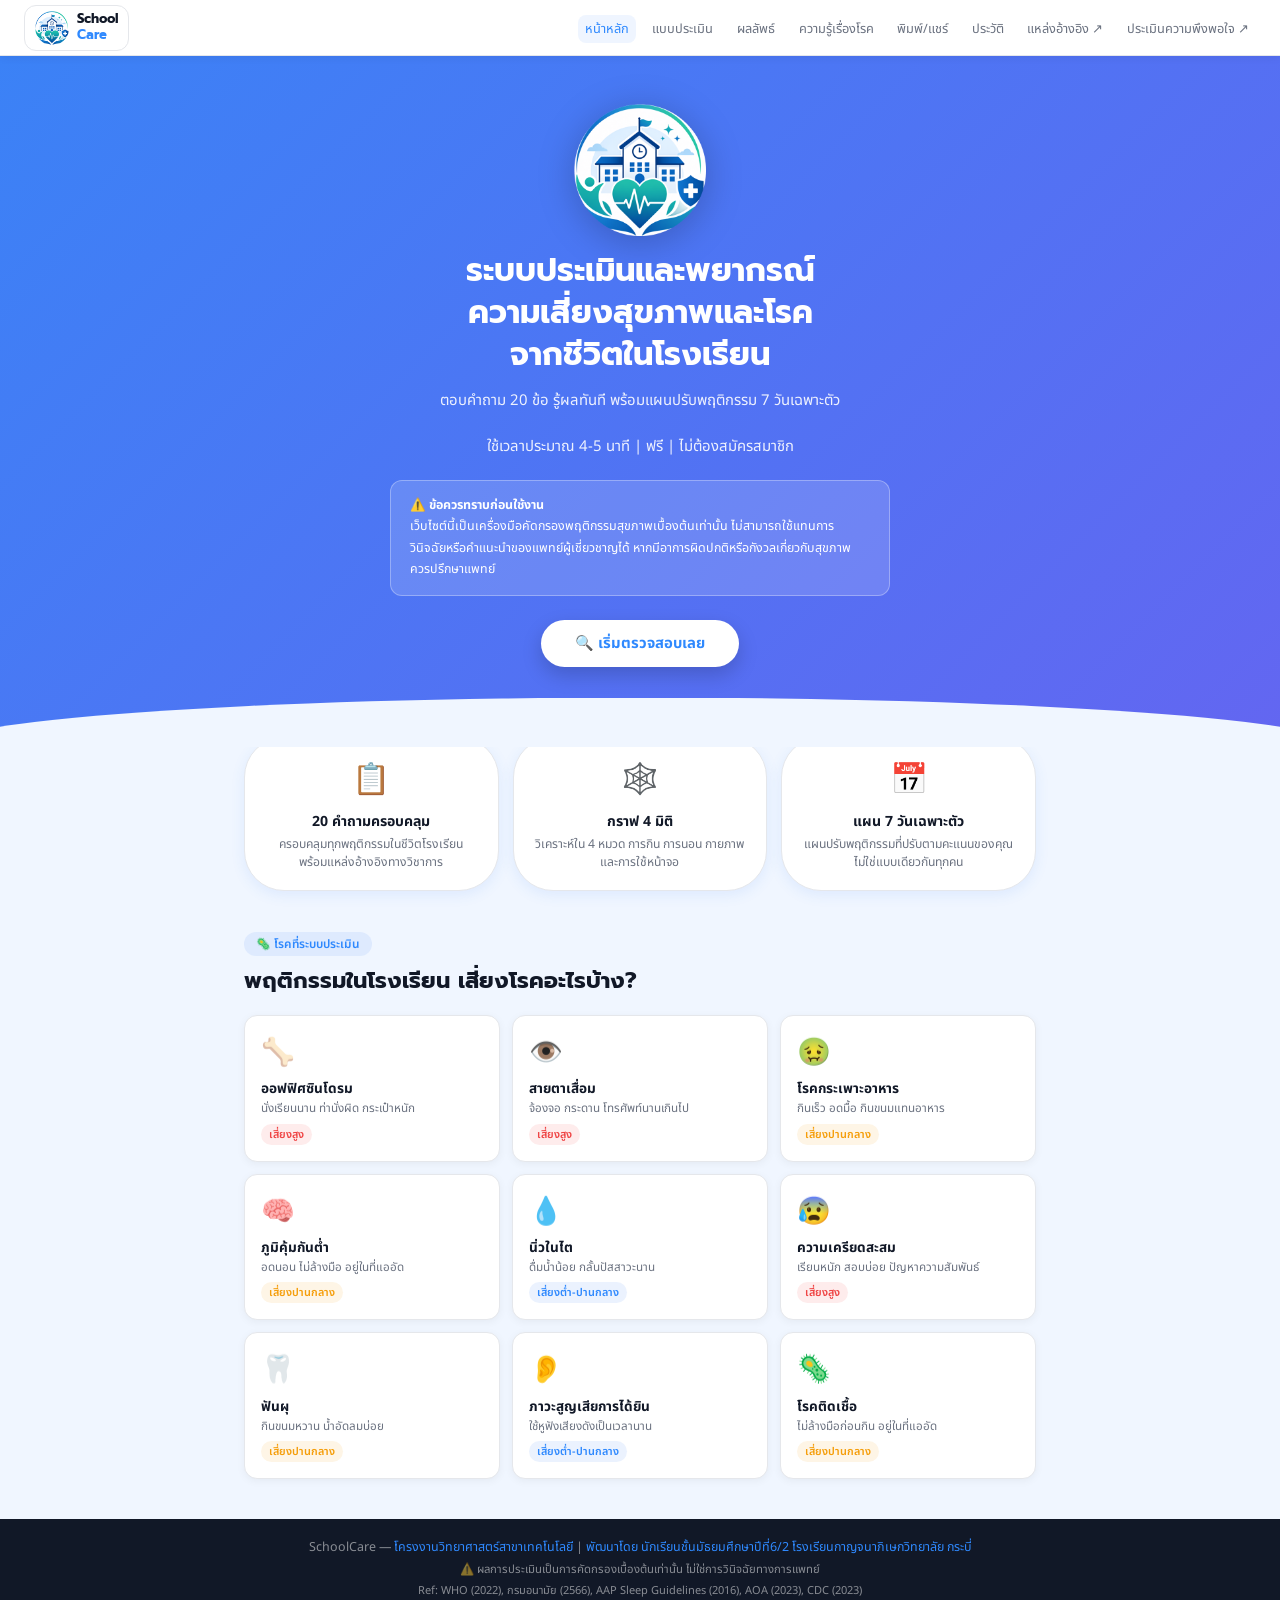
<file: index.html>
<!DOCTYPE html>
<html lang="th">
<head>
<meta charset="UTF-8">
<meta name="viewport" content="width=device-width, initial-scale=1.0">
<title>SchoolCare By SMTE</title>
<link href="fonts/fonts.css" rel="stylesheet">
<script src="libs/chart.umd.min.js" onerror="(function(){var s=document.createElement('script');s.src='https://cdn.jsdelivr.net/npm/chart.js@4.4.3/dist/chart.umd.min.js';s.onerror=function(){window._chartFailed=true;};document.head.appendChild(s);}())"></script>
<script src="libs/html2canvas.min.js" onerror="(function(){var s=document.createElement('script');s.src='https://cdnjs.cloudflare.com/ajax/libs/html2canvas/1.4.1/html2canvas.min.js';s.onerror=function(){window._h2cFailed=true;};document.head.appendChild(s);}())"></script>
<style>
:root{--bg:#f0f6ff;--w:#fff;--pri:hsl(214, 99%, 59%);--p2:#6366f1;--g:#10b981;--y:#f59e0b;--r:#ef4444;--o:#f97316;--tx:#111827;--mu:#6b7280;--bo:#e5e7eb;}
*{margin:0;padding:0;box-sizing:border-box;}
body{font-family:'Noto Sans Thai','Prompt',sans-serif;background:var(--bg);color:var(--tx);}
nav{background:#fff;border-bottom:1px solid var(--bo);padding:0 1.5rem;height:56px;display:flex;align-items:center;justify-content:space-between;position:sticky;top:0;z-index:99;box-shadow:0 2px 8px rgba(0,0,0,.06);}
.logo{display:flex;align-items:center;gap:8px;font-family:'Prompt',sans-serif;font-weight:700;border:1.5px solid var(--bo);border-radius:12px;padding:5px 10px;background:#fff;}
.lb{width:34px;height:34px;object-fit:contain;flex-shrink:0;display:block;}
.logo-text{display:flex;flex-direction:column;line-height:1.2;}
.logo-school{color:var(--tx);font-size:.82rem;}
.logo-health{color:var(--pri);font-size:.82rem;}
nav ul{list-style:none;display:flex;gap:.6rem;}
nav ul a{color:var(--mu);text-decoration:none;font-size:.8rem;cursor:pointer;padding:4px 7px;border-radius:8px;transition:all .2s;white-space:nowrap;}
nav ul a.active,nav ul a:hover{color:var(--pri);background:rgba(59,130,246,.08);}
.page{display:none;}.page.active{display:block;}
.hero{background:linear-gradient(135deg,#3b82f6,#6366f1);color:#fff;padding:3rem 1.5rem 5rem;text-align:center;position:relative;overflow:hidden;}
.hero::after{content:'';position:absolute;bottom:-1px;left:0;right:0;height:50px;background:var(--bg);clip-path:ellipse(55% 100% at 50% 100%);}
.hero-logo{width:132px;height:132px;display:block;margin:0 auto .9rem;filter:drop-shadow(0 6px 18px rgba(0,0,0,.22));animation:float 4s ease-in-out infinite;}
@keyframes float{0%,100%{transform:translateY(0)}50%{transform:translateY(-7px)}}
.hero h1{font-family:'Prompt',sans-serif;font-size:2rem;font-weight:700;line-height:1.3;margin-bottom:.8rem;}
.hero p{opacity:.9;font-size:.93rem;max-width:480px;margin:0 auto 1.2rem;line-height:1.8;}
.hero-subtitle{font-size:.78rem;opacity:.7;margin-bottom:1rem;}
.disclaimer-box{background:rgba(255,255,255,.15);border:1px solid rgba(255,255,255,.3);border-radius:12px;padding:.9rem 1.2rem;max-width:500px;margin:.8rem auto 1.5rem;font-size:.78rem;line-height:1.7;text-align:left;}
.btn-start{background:#fff;color:var(--pri);border:none;padding:12px 34px;border-radius:100px;font-family:'Noto Sans Thai',sans-serif;font-size:.93rem;font-weight:700;cursor:pointer;box-shadow:0 8px 20px rgba(0,0,0,.18);transition:transform .2s;}
.btn-start:hover{transform:translateY(-3px);}
.feature-grid{display:grid;grid-template-columns:repeat(3,1fr);gap:14px;max-width:840px;margin:-10px auto 2.5rem;padding:0 1.5rem;}
.feature-card{background:#fff;border-radius:40px;padding:1.2rem;text-align:center;box-shadow:0 4px 14px rgba(59,130,246,.10);border:1px solid var(--bo);}
.feature-card .feature-icon{font-size:1.9rem;margin-bottom:.5rem;display:block;}
.feature-card .feature-title{font-size:.88rem;font-weight:700;margin-bottom:3px;}
.feature-card .feature-desc{font-size:.76rem;color:var(--mu);line-height:1.5;}
.sec{max-width:840px;margin:0 auto 2.5rem;padding:0 1.5rem;}
.stag{display:inline-block;background:rgba(59,130,246,.1);color:var(--pri);padding:3px 12px;border-radius:100px;font-size:.74rem;font-weight:600;margin-bottom:.5rem;}
.sti{font-family:'Prompt',sans-serif;font-size:1.4rem;font-weight:700;margin-bottom:1.1rem;}
.disease-grid{display:grid;grid-template-columns:repeat(3,1fr);gap:12px;}
.disease-card{background:#fff;border-radius:13px;padding:1rem;border:1px solid var(--bo);box-shadow:0 2px 8px rgba(0,0,0,.05);transition:transform .2s;}
.disease-card:hover{transform:translateY(-3px);}
.disease-emoji{font-size:1.7rem;margin-bottom:.4rem;display:block;}
.disease-name{font-size:.85rem;font-weight:700;margin-bottom:2px;}
.disease-desc{font-size:.73rem;color:var(--mu);line-height:1.4;}
.disease-tag{display:inline-block;margin-top:6px;padding:2px 8px;border-radius:100px;font-size:.68rem;font-weight:600;}
.tag-red{background:rgba(239,68,68,.1);color:var(--r);}
.tag-yellow{background:rgba(245,158,11,.1);color:var(--y);}
.tag-blue{background:rgba(59,130,246,.1);color:var(--pri);}
/* QUIZ */
.quiz-wrap{max-width:640px;margin:2rem auto;padding:0 1.5rem 3rem;}
.quiz-header{text-align:center;margin-bottom:1.4rem;}
.quiz-header h2{font-family:'Prompt',sans-serif;font-size:1.4rem;font-weight:700;margin-bottom:.3rem;}
.quiz-header p{color:var(--mu);font-size:.83rem;}
.progress-text{display:flex;justify-content:space-between;font-size:.78rem;color:var(--mu);margin-bottom:5px;}
.progress-bar-wrap{height:7px;background:var(--bo);border-radius:100px;overflow:hidden;margin-bottom:1.2rem;}
.progress-fill{height:100%;background:linear-gradient(90deg,var(--pri),var(--p2));border-radius:100px;transition:width .4s ease;}
.quiz-card{background:#fff;border-radius:18px;padding:1.6rem;box-shadow:0 4px 14px rgba(59,130,246,.10);border:1px solid var(--bo);margin-bottom:.9rem;}
.quiz-badge{display:inline-flex;align-items:center;gap:5px;background:rgba(59,130,246,.1);color:var(--pri);padding:3px 10px;border-radius:100px;font-size:.73rem;font-weight:600;margin-bottom:.7rem;}
.quiz-weight-tag{display:inline-flex;align-items:center;gap:4px;background:rgba(249,115,22,.1);color:var(--o);padding:2px 8px;border-radius:100px;font-size:.68rem;font-weight:600;margin-left:6px;}
.quiz-emoji{font-size:1.3rem;margin-bottom:.4rem;display:block;}
.quiz-question{font-size:.96rem;font-weight:600;line-height:1.7;margin-bottom:.6rem;}
.quiz-hint{font-size:.76rem;color:var(--mu);margin-bottom:.5rem;font-style:italic;}
.quiz-ref{font-size:.71rem;color:#9ca3af;margin-bottom:.9rem;padding:5px 10px;background:#f9fafb;border-radius:8px;border-left:3px solid var(--pri);}
.options-list{display:flex;flex-direction:column;gap:8px;}
.option-item{display:flex;align-items:center;gap:10px;background:var(--bg);border:2px solid var(--bo);border-radius:11px;padding:10px 13px;cursor:pointer;transition:all .2s;}
.option-item:hover{border-color:var(--pri);background:rgba(59,130,246,.04);}
.option-item.sel{border-color:var(--pri);background:rgba(59,130,246,.07);}
.option-circle{width:20px;height:20px;border:2px solid var(--bo);border-radius:50%;flex-shrink:0;display:flex;align-items:center;justify-content:center;font-size:.65rem;}
.option-item.sel .option-circle{background:var(--pri);border-color:var(--pri);color:#fff;font-weight:800;}
.option-label{font-size:.88rem;line-height:1.4;}
.quiz-nav{display:flex;justify-content:space-between;margin-top:.5rem;}
.btn-back{background:var(--bg);color:var(--mu);border:1px solid var(--bo);padding:9px 18px;border-radius:10px;font-family:'Noto Sans Thai',sans-serif;font-size:.86rem;cursor:pointer;}
.btn-next{background:linear-gradient(135deg,var(--pri),var(--p2));color:#fff;border:none;padding:9px 22px;border-radius:10px;font-family:'Noto Sans Thai',sans-serif;font-size:.86rem;font-weight:600;cursor:pointer;box-shadow:0 4px 12px rgba(59,130,246,.3);transition:transform .2s;}
.btn-next:hover{transform:translateY(-2px);}
/* RESULT */
.result-wrap{max-width:760px;margin:1.5rem auto;padding:0 1.5rem 3rem;}
.result-header{background:linear-gradient(135deg,var(--pri),var(--p2));color:#fff;border-radius:18px 18px 0 0;padding:1.6rem;text-align:center;}
.result-header h2{font-family:'Prompt',sans-serif;font-size:1.3rem;font-weight:700;margin-bottom:.3rem;}
.result-header p{opacity:.85;font-size:.82rem;}
.tabs{display:flex;background:#fff;border-left:1px solid var(--bo);border-right:1px solid var(--bo);overflow-x:auto;}
.tab{flex:1;min-width:80px;padding:10px 4px;text-align:center;font-size:.71rem;font-weight:600;color:var(--mu);cursor:pointer;border-bottom:3px solid transparent;transition:all .2s;white-space:nowrap;}
.tab.active{color:var(--pri);border-bottom-color:var(--pri);}
.tab-panel{display:none;background:#fff;border:1px solid var(--bo);border-top:none;border-radius:0 0 18px 18px;padding:1.5rem;box-shadow:0 4px 14px rgba(59,130,246,.10);}
.tab-panel.active{display:block;}
/* criteria box */
.criteria-box{background:#f0fdf4;border:1px solid #86efac;border-radius:12px;padding:1rem;margin-bottom:1.2rem;}
.criteria-title{font-size:.84rem;font-weight:700;color:#166534;margin-bottom:.6rem;}
.criteria-row{display:flex;gap:8px;margin-bottom:4px;align-items:center;}
.criteria-dot{width:10px;height:10px;border-radius:50%;flex-shrink:0;}
.criteria-text{font-size:.78rem;color:var(--mu);line-height:1.5;}
/* result disclaimer */
.res-disclaimer{background:#fffbeb;border:1px solid #fcd34d;border-radius:10px;padding:.8rem 1rem;margin-bottom:1rem;font-size:.75rem;color:#92400e;line-height:1.6;}
.score-overview{display:flex;align-items:center;gap:1.1rem;background:var(--bg);border-radius:13px;padding:1rem 1.2rem;margin-bottom:1.2rem;border:1px solid var(--bo);}
.score-value{font-family:'Prompt',sans-serif;font-size:2.6rem;font-weight:700;line-height:1;}
.score-label{font-size:.9rem;font-weight:600;margin-bottom:3px;}
.score-desc{font-size:.78rem;color:var(--mu);line-height:1.5;}
.result-title{font-size:.9rem;font-weight:700;margin-bottom:.8rem;}
.risk-list{display:flex;flex-direction:column;gap:9px;margin-bottom:1.2rem;}
.risk-row{display:flex;align-items:center;gap:9px;background:var(--bg);border-radius:11px;padding:9px 13px;border:1px solid var(--bo);}
.risk-icon{font-size:1.4rem;flex-shrink:0;}
.risk-info{flex:1;}
.risk-name{font-size:.84rem;font-weight:600;margin-bottom:3px;}
.risk-bar{height:5px;background:var(--bo);border-radius:100px;overflow:hidden;}
.risk-bar-fill{height:100%;border-radius:100px;}
.risk-pct{font-size:.78rem;font-weight:700;text-align:right;}
.risk-level-label{font-size:.7rem;margin-top:1px;text-align:right;}
.high{color:var(--r);}.high .risk-bar-fill{background:var(--r);}
.mid{color:var(--y);}.mid .risk-bar-fill{background:var(--y);}
.low{color:var(--g);}.low .risk-bar-fill{background:var(--g);}
.advice-box{background:linear-gradient(135deg,rgba(16,185,129,.07),rgba(59,130,246,.04));border:1px solid rgba(16,185,129,.2);border-radius:13px;padding:1.2rem;margin-bottom:1rem;}
.advice-title{font-size:.9rem;font-weight:700;color:#065f46;margin-bottom:.7rem;}
.advice-list{list-style:none;display:flex;flex-direction:column;gap:7px;}
.advice-list li{display:flex;gap:7px;font-size:.83rem;line-height:1.6;color:var(--mu);}
.advice-list li::before{content:'✅';flex-shrink:0;}
.chart-wrap{max-width:340px;margin:0 auto 1rem;}
.cat-bars{display:flex;flex-direction:column;gap:10px;margin-top:1rem;}
.cat-row{background:var(--bg);border-radius:11px;padding:10px 14px;border:1px solid var(--bo);}
.cat-top{display:flex;justify-content:space-between;align-items:center;margin-bottom:6px;}
.cat-name{font-size:.84rem;font-weight:600;}
.cat-score{font-size:.8rem;font-weight:700;}
.cat-bar{height:7px;background:var(--bo);border-radius:100px;overflow:hidden;}
.cat-fill{height:100%;border-radius:100px;}
.cat-level{font-size:.67rem;font-weight:700;padding:2px 8px;border-radius:100px;}
.cat-level-good{background:rgba(16,185,129,.12);color:#065f46;}
.cat-level-mid{background:rgba(245,158,11,.15);color:#92400e;}
.cat-level-low{background:rgba(239,68,68,.12);color:#991b1b;}
.formula-box{background:#fffbeb;border:1px solid #fcd34d;border-radius:12px;padding:1rem;margin-bottom:1rem;font-size:.78rem;color:#92400e;line-height:1.7;}
.formula-title{font-weight:700;margin-bottom:.4rem;font-size:.82rem;}
.month-grid{display:grid;grid-template-columns:1fr 1fr;gap:12px;margin-bottom:1rem;}
.month-card{border-radius:13px;padding:1.1rem;border:2px solid;}
.month-bad{border-color:var(--r);background:rgba(239,68,68,.04);}
.month-good{border-color:var(--g);background:rgba(16,185,129,.04);}
.mc-title{font-size:.82rem;font-weight:700;margin-bottom:.6rem;}
.mc-list{list-style:none;display:flex;flex-direction:column;gap:5px;}
.mc-list li{font-size:.78rem;color:var(--mu);display:flex;gap:6px;line-height:1.5;}
.proj-grid{display:grid;grid-template-columns:repeat(2,1fr);gap:10px;margin-bottom:1rem;}
.proj-card{background:var(--bg);border-radius:11px;padding:.9rem;border:1px solid var(--bo);text-align:center;}
.proj-value{font-family:'Prompt',sans-serif;font-size:1.5rem;font-weight:700;}
.proj-label{font-size:.74rem;color:var(--mu);margin-top:2px;}
.plan-priority{display:flex;gap:8px;flex-wrap:wrap;margin-bottom:1rem;}
.priority-tag{padding:4px 12px;border-radius:100px;font-size:.75rem;font-weight:600;border:2px solid;}
.plan-grid{display:flex;flex-direction:column;gap:10px;}
.plan-day{background:var(--bg);border-radius:12px;padding:1rem;border:1px solid var(--bo);}
.plan-day-title{font-size:.86rem;font-weight:700;color:var(--pri);margin-bottom:.5rem;}
.plan-focus{font-size:.74rem;font-weight:600;margin-bottom:.5rem;padding:3px 10px;border-radius:100px;display:inline-block;}
.plan-tasks{list-style:none;display:flex;flex-direction:column;gap:4px;}
.plan-tasks li{font-size:.8rem;color:var(--mu);display:flex;gap:6px;line-height:1.5;}
.plan-tasks li::before{content:'☐';color:var(--pri);font-weight:700;}
/* PRINT PAGE */
.print-wrap{max-width:700px;margin:1.5rem auto;padding:0 1.5rem 3rem;}
.print-card{background:#fff;border-radius:18px;padding:2rem;box-shadow:0 4px 14px rgba(59,130,246,.10);border:1px solid var(--bo);}
.print-header{text-align:center;border-bottom:2px solid var(--bo);padding-bottom:1rem;margin-bottom:1.5rem;}
.print-header h2{font-family:'Prompt',sans-serif;font-size:1.3rem;font-weight:700;color:var(--pri);}
.print-header p{font-size:.8rem;color:var(--mu);margin-top:.3rem;}
.print-score-row{display:flex;justify-content:center;gap:2rem;margin-bottom:1.5rem;}
.print-score{text-align:center;}
.print-score-value{font-family:'Prompt',sans-serif;font-size:2rem;font-weight:700;}
.print-score-label{font-size:.75rem;color:var(--mu);}
.print-diseases{display:grid;grid-template-columns:1fr 1fr;gap:8px;margin-bottom:1.5rem;}
.print-disease-row{display:flex;align-items:center;gap:8px;font-size:.8rem;}
.print-bar{flex:1;height:5px;background:var(--bo);border-radius:100px;overflow:hidden;}
.print-bar-fill{height:100%;border-radius:100px;}
.print-advice{margin-bottom:1.5rem;}
.print-advice-title{font-size:.86rem;font-weight:700;color:#065f46;margin-bottom:.6rem;}
.print-advice-list{list-style:none;display:flex;flex-direction:column;gap:5px;}
.print-advice-list li{font-size:.78rem;color:var(--mu);display:flex;gap:6px;line-height:1.5;}
.print-advice-list li::before{content:'•';color:var(--pri);font-weight:700;}
.print-disclaimer{font-size:.7rem;color:#9ca3af;border-top:1px solid var(--bo);padding-top:.8rem;line-height:1.6;}
.print-buttons{display:flex;gap:10px;margin-top:1.2rem;}
.btn-print{flex:1;background:linear-gradient(135deg,var(--pri),var(--p2));color:#fff;border:none;padding:11px;border-radius:11px;font-family:'Noto Sans Thai',sans-serif;font-size:.88rem;font-weight:600;cursor:pointer;}
.btn-copy{flex:1;background:var(--bg);color:var(--tx);border:1px solid var(--bo);padding:11px;border-radius:11px;font-family:'Noto Sans Thai',sans-serif;font-size:.88rem;cursor:pointer;}
.print-mobile-tip{font-size:.72rem;color:var(--mu);text-align:center;margin-top:.6rem;line-height:1.5;}
/* KNOWLEDGE */
.know-grid{display:grid;grid-template-columns:1fr 1fr;gap:12px;}
.know-card{background:var(--bg);border-radius:13px;padding:1.1rem;border:1px solid var(--bo);}
.know-title{font-size:.86rem;font-weight:700;margin-bottom:.5rem;}
.know-text{font-size:.78rem;color:var(--mu);line-height:1.6;}
.know-sub{font-size:.72rem;font-weight:700;margin-top:.65rem;margin-bottom:.2rem;color:var(--tx);}
.know-list{font-size:.75rem;color:var(--mu);line-height:1.65;padding-left:1.1rem;margin:0;}
.know-ref{font-size:.7rem;color:#9ca3af;margin-top:.6rem;font-style:italic;}
.btn-action{display:block;width:100%;margin-top:1.2rem;background:linear-gradient(135deg,var(--pri),var(--p2));color:#fff;border:none;padding:12px;border-radius:11px;font-family:'Noto Sans Thai',sans-serif;font-size:.92rem;font-weight:600;cursor:pointer;}
/* HISTORY */
.hist-list{display:flex;flex-direction:column;gap:12px;}
.hist-card{background:#fff;border-radius:14px;padding:1.2rem;border:1px solid var(--bo);box-shadow:0 2px 8px rgba(0,0,0,.05);}
.hist-card-top{display:flex;justify-content:space-between;align-items:flex-start;margin-bottom:.9rem;}
.hist-date{font-size:.76rem;color:var(--mu);margin-bottom:2px;}
.hist-no{font-size:.8rem;font-weight:700;color:var(--pri);}
.hist-score{font-family:'Prompt',sans-serif;font-size:1.8rem;font-weight:700;line-height:1;}
.hist-lbl{font-size:.73rem;color:var(--mu);margin-top:2px;}
.hist-trend{display:inline-flex;align-items:center;gap:3px;font-size:.72rem;font-weight:700;padding:2px 8px;border-radius:100px;margin-bottom:4px;}
.trend-up{background:rgba(16,185,129,.12);color:#065f46;}
.trend-down{background:rgba(239,68,68,.12);color:#991b1b;}
.trend-same{background:rgba(107,114,128,.1);color:#6b7280;}
.hist-mini-bars{display:flex;flex-direction:column;gap:5px;}
.hist-mini-row{display:flex;align-items:center;gap:8px;}
.hist-mini-name{width:110px;flex-shrink:0;font-size:.73rem;color:var(--mu);}
.hist-mini-bar{flex:1;height:5px;background:var(--bo);border-radius:100px;overflow:hidden;}
.hist-mini-fill{height:100%;border-radius:100px;}
.hist-mini-pct{width:34px;text-align:right;font-size:.71rem;font-weight:700;}
.hist-empty{text-align:center;padding:3rem 1rem;color:var(--mu);font-size:.88rem;line-height:2;}
footer{background:#111827;color:rgba(255,255,255,.5);text-align:center;padding:1.2rem;font-size:.78rem;}
footer span{color:var(--pri);}
@media print{nav,footer,.print-buttons,.tabs{display:none!important;}.page{display:none!important;}#page-print{display:block!important;}.print-card{box-shadow:none;border:1px solid #ccc;}}
@media(max-width:600px){.feature-grid,.disease-grid,.month-grid,.proj-grid,.print-diseases{grid-template-columns:1fr;}.hero h1{font-size:1.6rem;}.logo{padding:3px 7px;gap:5px;}.logo-school,.logo-health{font-size:.72rem;}nav ul{overflow-x:auto;-webkit-overflow-scrolling:touch;flex-wrap:nowrap;gap:.3rem;padding-right:4px;}nav ul::-webkit-scrollbar{display:none;}
/* เงาไล่สีขอบขวา บอกใบ้ว่าแถบเมนูยังมีต่อ — จางหายเมื่อเลื่อนสุด */
nav::after{content:'';position:absolute;top:0;right:0;width:30px;height:100%;pointer-events:none;background:linear-gradient(90deg,rgba(255,255,255,0),#fff 75%);transition:opacity .3s;}
nav.nav-end::after{opacity:0;}nav ul a{font-size:.72rem;padding:3px 5px;}.know-scroll-inner{overflow-x:visible;margin:0;padding:0;width:100%;scroll-snap-type:none;}.know-grid{display:grid!important;grid-template-columns:1fr!important;width:100%;gap:12px;padding-right:0;}.know-card{width:auto;}}
</style>
</head>
<body>
<nav>
  <div class="logo"><img class="lb" src="logo/logo-nav.png" alt=""><div class="logo-text"><span class="logo-school">School</span><span class="logo-health">Care</span></div></div>
  <ul>
    <li><a onclick="go('home')" id="nav-home" class="active">หน้าหลัก</a></li>
    <li><a onclick="showNameModal()" id="nav-quiz">แบบประเมิน</a></li>
    <li><a onclick="go('result')" id="nav-result">ผลลัพธ์</a></li>
    <li><a onclick="go('know')" id="nav-know">ความรู้เรื่องโรค</a></li>
    <li><a onclick="go('print')" id="nav-print">พิมพ์/แชร์</a></li>
    <li><a onclick="go('history')" id="nav-history">ประวัติ</a></li>
    <li><a href="docs/references.pdf" target="_blank" rel="noopener noreferrer" id="nav-ref">แหล่งอ้างอิง ↗</a></li>
    <li><a href="https://docs.google.com/forms/d/e/1FAIpQLSd0ecITugTAETTutZapPL_pe_j-aO67y0Q7cUTOQ1RhR5H4og/viewform" target="_blank" rel="noopener noreferrer" id="nav-survey">ประเมินความพึงพอใจ ↗</a></li>
  </ul>
</nav>

<!-- HOME -->
<div class="page active" id="page-home">
  <div class="hero">
    <img class="hero-logo" src="logo/logo.png" alt="School Care">
    <h1>ระบบประเมินและพยากรณ์<br>ความเสี่ยงสุขภาพและโรค<br>จากชีวิตในโรงเรียน</h1>
    <p>ตอบคำถาม 20 ข้อ รู้ผลทันที พร้อมแผนปรับพฤติกรรม 7 วันเฉพาะตัว</p>
    <p class="hero-subtitle">ใช้เวลาประมาณ 4-5 นาที | ฟรี | ไม่ต้องสมัครสมาชิก</p>
    <div class="disclaimer-box">
      ⚠️ <b>ข้อควรทราบก่อนใช้งาน</b><br>
      <span>เว็บไซต์นี้เป็นเครื่องมือคัดกรองพฤติกรรมสุขภาพเบื้องต้นเท่านั้น ไม่สามารถใช้แทนการวินิจฉัยหรือคำแนะนำของแพทย์ผู้เชี่ยวชาญได้ หากมีอาการผิดปกติหรือกังวลเกี่ยวกับสุขภาพ ควรปรึกษาแพทย์</span>
    </div>
    <button class="btn-start" onclick="showNameModal()">🔍 เริ่มตรวจสอบเลย</button>
  </div>
  <div class="feature-grid">
    <div class="feature-card"><span class="feature-icon">📋</span><div class="feature-title">20 คำถามครอบคลุม</div><div class="feature-desc">ครอบคลุมทุกพฤติกรรมในชีวิตโรงเรียน พร้อมแหล่งอ้างอิงทางวิชาการ</div></div>
    <div class="feature-card"><span class="feature-icon">🕸️</span><div class="feature-title">กราฟ 4 มิติ</div><div class="feature-desc">วิเคราะห์ใน 4 หมวด การกิน การนอน กายภาพ และการใช้หน้าจอ</div></div>
    <div class="feature-card"><span class="feature-icon">📅</span><div class="feature-title">แผน 7 วันเฉพาะตัว</div><div class="feature-desc">แผนปรับพฤติกรรมที่ปรับตามคะแนนของคุณ ไม่ใช่แบบเดียวกันทุกคน</div></div>
  </div>
  <div class="sec">
    <div class="stag">🦠 โรคที่ระบบประเมิน</div>
    <div class="sti">พฤติกรรมในโรงเรียน เสี่ยงโรคอะไรบ้าง?</div>
    <div class="disease-grid">
      <div class="disease-card"><span class="disease-emoji">🦴</span><div class="disease-name">ออฟฟิศซินโดรม</div><div class="disease-desc">นั่งเรียนนาน ท่านั่งผิด กระเป๋าหนัก</div><span class="disease-tag tag-red">เสี่ยงสูง</span></div>
      <div class="disease-card"><span class="disease-emoji">👁️</span><div class="disease-name">สายตาเสื่อม</div><div class="disease-desc">จ้องจอ กระดาน โทรศัพท์นานเกินไป</div><span class="disease-tag tag-red">เสี่ยงสูง</span></div>
      <div class="disease-card"><span class="disease-emoji">🤢</span><div class="disease-name">โรคกระเพาะอาหาร</div><div class="disease-desc">กินเร็ว อดมื้อ กินขนมแทนอาหาร</div><span class="disease-tag tag-yellow">เสี่ยงปานกลาง</span></div>
      <div class="disease-card"><span class="disease-emoji">🧠</span><div class="disease-name">ภูมิคุ้มกันต่ำ</div><div class="disease-desc">อดนอน ไม่ล้างมือ อยู่ในที่แออัด</div><span class="disease-tag tag-yellow">เสี่ยงปานกลาง</span></div>
      <div class="disease-card"><span class="disease-emoji">💧</span><div class="disease-name">นิ่วในไต</div><div class="disease-desc">ดื่มน้ำน้อย กลั้นปัสสาวะนาน</div><span class="disease-tag tag-blue">เสี่ยงต่ำ-ปานกลาง</span></div>
      <div class="disease-card"><span class="disease-emoji">😰</span><div class="disease-name">ความเครียดสะสม</div><div class="disease-desc">เรียนหนัก สอบบ่อย ปัญหาความสัมพันธ์</div><span class="disease-tag tag-red">เสี่ยงสูง</span></div>
      <div class="disease-card"><span class="disease-emoji">🦷</span><div class="disease-name">ฟันผุ</div><div class="disease-desc">กินขนมหวาน น้ำอัดลมบ่อย</div><span class="disease-tag tag-yellow">เสี่ยงปานกลาง</span></div>
      <div class="disease-card"><span class="disease-emoji">👂</span><div class="disease-name">ภาวะสูญเสียการได้ยิน</div><div class="disease-desc">ใช้หูฟังเสียงดังเป็นเวลานาน</div><span class="disease-tag tag-blue">เสี่ยงต่ำ-ปานกลาง</span></div>
      <div class="disease-card"><span class="disease-emoji">🦠</span><div class="disease-name">โรคติดเชื้อ</div><div class="disease-desc">ไม่ล้างมือก่อนกิน อยู่ในที่แออัด</div><span class="disease-tag tag-yellow">เสี่ยงปานกลาง</span></div>
    </div>
  </div>
</div>

<!-- QUIZ -->
<div class="page" id="page-quiz">
  <div class="quiz-wrap">
    <div class="quiz-header"><h2>📋 แบบประเมินพฤติกรรมเสี่ยงโรค</h2><p>ตอบตามความเป็นจริง (20 ข้อ ใช้เวลา 4-5 นาที)</p></div>
    <div class="progress-text"><span id="plb">ข้อที่ 1 จาก 20</span><span id="ppc">5%</span></div>
    <div class="progress-bar-wrap"><div class="progress-fill" id="pfi" style="width:5%"></div></div>
    <div class="quiz-card" id="qcard"></div>
    <div class="quiz-nav">
      <button class="btn-back" onclick="prevQ()">← ย้อนกลับ</button>
      <button class="btn-next" id="bgo" onclick="nextQ()">ถัดไป →</button>
    </div>
  </div>
</div>

<!-- RESULT -->
<div class="page" id="page-result">
  <div class="result-wrap">
    <div class="result-header"><h2>🩺 ผลการประเมินความเสี่ยงของคุณ</h2><p id="rname" style="font-size:.88rem;font-weight:600;opacity:.95;margin-bottom:2px;"></p><p id="rdate"></p></div>
    <div class="tabs">
      <div class="tab active" onclick="showTab(0)">📊 ภาพรวม</div>
      <div class="tab" onclick="showTab(1)">🕸️ กราฟ 4 มิติ</div>
      <div class="tab" onclick="showTab(2)">🔮 จำลอง 6 เดือน</div>
      <div class="tab" onclick="showTab(3)">📅 แผน 7 วัน</div>
    </div>
    <!-- TAB 0 -->
    <div class="tab-panel active" id="tp0">
      <div class="res-disclaimer" id="res-disc">⚠️ <b>หมายเหตุ:</b> ผลการประเมินนี้คำนวณจากพฤติกรรมที่คุณตอบเท่านั้น ไม่ใช่การตรวจร่างกายหรือตรวจเลือด ควรใช้เป็นแนวทางเบื้องต้นเท่านั้น</div>
      <div class="criteria-box">
        <div class="criteria-title" id="ct-title">📐 เกณฑ์การประเมินคะแนนสุขภาพ (กำหนดโดยทีมพัฒนาโครงงาน)</div>
        <div class="criteria-row"><div class="criteria-dot" style="background:#10b981"></div><div class="criteria-text"><b>70-100%</b> = สุขภาพดี — พฤติกรรมส่วนใหญ่อยู่ในเกณฑ์ที่ดี สอดคล้องกับแนวทางสุขภาพสากล</div></div>
        <div class="criteria-row"><div class="criteria-dot" style="background:#ef9905"></div><div class="criteria-text"><b>45-69%</b> = ปานกลาง — มีพฤติกรรมบางอย่างเบี่ยงเบนจากเกณฑ์มาตรฐาน ควรปรับปรุง</div></div>
        <div class="criteria-row"><div class="criteria-dot" style="background:#ef4444"></div><div class="criteria-text"><b>0-44%</b> = ต้องปรับปรุงด่วน — พฤติกรรมหลายอย่างอยู่ในระดับที่ควรปรับปรุงอย่างเร่งด่วน</div></div>
        <div class="criteria-row"><div class="criteria-dot" style="background:#6366f1"></div><div class="criteria-text">ความเสี่ยงรายโรค: <b>สูง ≥60%</b> | <b>ปานกลาง 30-59%</b> | <b>ต่ำ &lt;30%</b> (คำนวณจากน้ำหนักคะแนนของโครงงาน)</div></div>
      </div>
      <div class="score-overview">
        <div class="score-value" id="osc">-</div>
        <div><div class="score-label" id="olb">-</div><div class="score-desc" id="ods"></div></div>
      </div>
      <div id="bmi-box"></div>
      <div class="result-title">📊 ความเสี่ยงแต่ละโรค</div>
      <div class="risk-list" id="rlist"></div>
      <div class="advice-box"><div class="advice-title">💡 คำแนะนำสำหรับคุณโดยเฉพาะ</div><ul class="advice-list" id="alist"></ul></div>
      <button class="btn-action" onclick="go('print')">🖨️ พิมพ์/แชร์ผลลัพธ์</button>
      <button class="btn-action" style="margin-top:.5rem;background:var(--bg);color:var(--tx);box-shadow:none;border:1px solid var(--bo);" onclick="confirmReset()">🔄 ทำแบบประเมินใหม่</button>
    </div>
    <!-- TAB 1 -->
    <div class="tab-panel" id="tp1">
      <div class="result-title">🕸️ กราฟใยแมงมุม 4 หมวดหมู่สุขภาพ</div>
      <div class="chart-wrap"><canvas id="radarChart"></canvas></div>
      <div class="cat-bars" id="catbars"></div>
    </div>
    <!-- TAB 2 -->
    <div class="tab-panel" id="tp2">
      <div class="result-title">🔮 จำลองอนาคตสุขภาพใน 6 เดือน</div>

      <div class="proj-grid" id="projgrid"></div>
      <div class="month-grid">
        <div class="month-card month-bad"><div class="mc-title">⚠️ หากไม่เปลี่ยนพฤติกรรม</div><ul class="mc-list" id="bad6m"></ul></div>
        <div class="month-card month-good"><div class="mc-title">✅ หากเริ่มปรับพฤติกรรมตั้งแต่วันนี้</div><ul class="mc-list" id="good6m"></ul></div>
      </div>
      <div class="advice-box"><div class="advice-title">🎯 โรคที่น่ากังวลที่สุดใน 6 เดือน</div><ul class="advice-list" id="warn6m"></ul></div>
    </div>
    <!-- TAB 3 -->
    <div class="tab-panel" id="tp3">
      <div class="result-title">📅 แผนปรับพฤติกรรม 7 วัน (เฉพาะตัวตามคะแนนของคุณ)</div>
      <div class="plan-priority" id="planpriority"></div>
      <div class="plan-grid" id="plan7d"></div>
    </div>
  </div>
</div>

<!-- PRINT/SHARE -->
<div class="page" id="page-print">
  <div class="print-wrap">
    <div class="print-card" id="printable">
      <div class="print-header">
        <h2>🏫 SchoolCare — <span>ผลการประเมินสุขภาพ</span></h2>
        <p id="print-date"></p>
        <p style="font-size:.72rem;color:#9ca3af;margin-top:4px;">การประเมินพฤติกรรมสุขภาพจากชีวิตในโรงเรียน</p>
      </div>
      <div class="print-score-row">
        <div class="print-score"><div class="print-score-value" id="ps-health" style="color:#3b82f6">-</div><div class="print-score-label">คะแนนสุขภาพรวม</div></div>
        <div class="print-score"><div class="print-score-value" id="ps-level" style="font-size:1.2rem">-</div><div class="print-score-label">ระดับสุขภาพ</div></div>
      </div>
      <div id="print-bmi"></div>
      <div class="result-title">ความเสี่ยงแต่ละโรค</div>
      <div class="print-diseases" id="print-diseases"></div>
      <div class="print-advice">
        <div class="print-advice-title">💡 คำแนะนำหลักสำหรับคุณ</div>
        <ul class="print-advice-list" id="print-advice"></ul>
      </div>
      <div class="print-disclaimer">⚠️ ผลการประเมินนี้เป็นการคัดกรองพฤติกรรมสุขภาพเบื้องต้นเท่านั้น ไม่สามารถใช้แทนการวินิจฉัยของแพทย์ได้ | SchoolCare — โครงงานคอมพิวเตอร์สาขาเทคโนโลยี| อ้างอิง: WHO (2022), กรมอนามัย กระทรวงสาธารณสุข (2566)</div>
    </div>
    <div class="print-buttons">
      <button class="btn-print" id="btn-print-main" onclick="doPrint()">🖨️ พิมพ์เป็น PDF</button>
      <button class="btn-copy" onclick="copyResult()">📋 คัดลอกสรุป</button>
    </div>
    <p class="print-mobile-tip" id="print-tip">💡 เลือก 'บันทึกเป็น PDF' ในหน้าต่างพิมพ์</p>
  </div>
</div>

<!-- KNOWLEDGE -->
<div class="page" id="page-know">
  <div class="sec" style="margin-top:2rem;">
    <div class="stag">📚 ความรู้เกี่ยวกับโรค</div>
    <div class="sti">รู้จักโรคที่เสี่ยงจากชีวิตในโรงเรียน</div>
    <div class="know-grid" id="knowgrid"></div>
  </div>
</div>

<!-- HISTORY -->
<div class="page" id="page-history">
  <div class="sec" style="margin-top:2rem;">
    <div class="stag">📋 ประวัติการประเมิน</div>
    <div class="sti">ผลลัพธ์ย้อนหลัง 5 ครั้งล่าสุด</div>
    <div id="histlist"></div>
  </div>
</div>

<footer>
  <p>SchoolCare — <span>โครงงานวิทยาศาสตร์สาขาเทคโนโลยี</span> | <span>พัฒนาโดย</span> <span>นักเรียนชั้นมัธยมศึกษาปีที่6/2 โรงเรียนกาญจนาภิเษกวิทยาลัย กระบี่</span></p>
  <p style="margin-top:4px;font-size:.71rem;">⚠️ ผลการประเมินเป็นการคัดกรองเบื้องต้นเท่านั้น ไม่ใช่การวินิจฉัยทางการแพทย์</p>
  <p style="margin-top:4px;font-size:.69rem;">Ref: WHO (2022), กรมอนามัย (2566), AAP Sleep Guidelines (2016), AOA (2023), CDC (2023)</p>
</footer>

<script>
function escapeHtml(s){return String(s).replace(/&/g,'&amp;').replace(/</g,'&lt;').replace(/>/g,'&gt;').replace(/"/g,'&quot;').replace(/'/g,'&#39;');}

// คำถาม 20 ข้อ พร้อม weight
var Q=[
  {e:'🪑',th_c:'กายภาพ',w:1.0,
   th_t:'ในวันเรียน คุณใช้เวลานั่งทั้งหมด (เรียน เล่นโทรศัพท์ ดูทีวี ทำการบ้าน) ประมาณกี่ชั่วโมงต่อวัน?',
   h_th:'เวลานั่งทั้งหมดในแต่ละวัน',
   ref:'PMC  (2022).: พฤติกรรมเนือยนิ่งสัมพันธ์กับความเสี่ยงปวดคอในเด็กและวัยรุ่นอย่างมีนัยสำคัญ',
   o:[{th: 'นั่งทั้งหมดไม่เกิน 2 ชั่วโมง/วัน ลุกขึ้นเคลื่อนไหวบ่อยครั้ง',s:{of:0,ph:3}},
      {th:'นั่งประมาณ 2–4 ชั่วโมง/วัน',s:{of:1,ph:2}},
      {th:'นั่งประมาณ 4–7 ชั่วโมง/วัน',s:{of:2,ph:1}},
      {th:'นั่งมากกว่า 7 ชั่วโมง/วัน แทบไม่ลุกเลย',s:{of:3,ph:0}}]},
  {e:'🧍',th_c:'กายภาพ',w:1.0,
   th_t:'ขณะใช้โทรศัพท์หรือคอมพิวเตอร์ ศีรษะของคุณโน้มไปข้างหน้ามากเพียงใด?',
   h_th:'',
   ref:'PMC (2021): การก้มศีรษะไปข้างหน้าขณะใช้อุปกรณ์เพิ่มภาระต่อกล้ามเนื้อคอและบ่า สัมพันธ์กับอาการปวดคอ',
   o:[{th:'ศีรษะตรง หูอยู่ตรงไหล่ จออยู่ระดับสายตา',s:{of:0,ph:3}},
      {th:'โน้มคอไปข้างหน้าเล็กน้อยเป็นบางครั้ง',s:{of:1,ph:2}},
      {th:'โน้มคอไปข้างหน้าบ่อยครั้ง คอยื่นออกมา',s:{of:2,ph:1}},
      {th:'คอยื่นไปข้างหน้าเกือบตลอดเวลา ศีรษะก้มต่ำ',s:{of:3,ph:0}}]},
  {e:'🎒',th_c:'กายภาพ',w:0.8,
   th_t:'กระเป๋านักเรียนของคุณหนักประมาณกี่เปอร์เซ็นต์ของน้ำหนักตัว?',
   h_th:'แนะนำให้กระเป๋าไม่เกิน 10–15% ของน้ำหนักตัว (น้ำหนักตัว×10/100) ',
   ref:'AAP Grand Rounds (2007): กระเป๋ามากกว่า10%-15% ของน้ำหนักตัวเพิ่มความเสี่ยงปวดหลังในเด็ก',
   o:[{th:'น้อยกว่า 10% ของน้ำหนักตัว ไม่รู้สึกหนัก',s:{of:0,ph:3}},
      {th:'10–15% ของน้ำหนักตัว พอรับได้',s:{of:1,ph:2}},
      {th:'15–20% ของน้ำหนักตัว รู้สึกปวดไหล่บ่อย',s:{of:2,ph:1}},
      {th:'มากกว่า 20% ของน้ำหนักตัว ปวดหลังหรือไหล่เป็นประจำ',s:{of:3,ph:0}}]},
  {e:'🏃',th_c:'กายภาพ',w:1.0,
   th_t:'คุณออกกำลังกายหรือเคลื่อนไหวร่างกายบ่อยเพียงใด?',
   h_th:'นับรวมวิชาพลศึกษาและกิจกรรมนอกเวลาเรียน',
   ref:'WHO Physical Activity Guidelines (2020): วัยรุ่นควรออกกำลังกายอย่างน้อย 60 นาที/วัน',
   o:[{th:'ทุกวัน หรือ 5-6 วัน/สัปดาห์',s:{of:0,ph:3,sx:0}},
      {th:'3-4 วัน/สัปดาห์',s:{of:1,ph:2,sx:1}},
      {th:'1-2 วัน/สัปดาห์',s:{of:2,ph:1,sx:2}},
      {th:'แทบไม่ได้ออกกำลังกายเลย',s:{of:3,ph:0,sx:3}}]},
  {e:'👁️',th_c:'หน้าจอ',w:1.3,
   th_t:'  เมื่อใช้หน้าจอ (คอมพิวเตอร์/โทรศัพท์/แท็บเล็ต) ติดต่อกันนาน คุณมีอาการตาแห้ง แสบตา หรือปวดหัวบ่อยเพียงใด?',
   h_th:'',
   ref:'American Optometric Association (2023):  การจ้องจอต่อเนื่องทำให้ตาแห้ง ตาล้า และปวดศีรษะ แนะนำกฎ 20-20-20',
   o:[{th:'ไม่มีอาการเลย พักสายตาทุก 20 นาที',s:{ey:0,sc:3}},
      {th:'ตาแห้งหรือเมื่อยล้าบ้างเป็นบางครั้ง',s:{ey:1,sc:2}},
      {th:'ตาแห้ง แสบ หรือปวดหัวบ่อยครั้งหลังใช้จอนาน',s:{ey:2,sc:1}},
      {th:'มีอาการทุกวัน ตาพร่ามัว ปวดหัวรบกวนการเรียน',s:{ey:3,sc:0}}]},
  {e:'📱',th_c:'หน้าจอ',w:1.0,
   th_t:'คุณใช้โทรศัพท์หรือแท็บเล็ตบนเตียงก่อนนอนบ่อยเพียงใด?',
   h_th:'',
   ref:'PMC (2018): การใช้อุปกรณ์หน้าจอบนเตียงก่อนนอนสัมพันธ์กับการเข้านอนช้าและระยะเวลานอนที่สั้นลงในวัยรุ่น',
   o:[{th:'ไม่ใช้จอในเตียง ปิดจออย่างน้อย 30 นาทีก่อนนอน',s:{ey:0,sl:3,sx:0,sc:3}},
      {th:'ใช้บ้างในเตียง ไม่เกิน 15 นาที แล้วปิด',s:{ey:1,sl:2,sx:1,sc:2}},
      {th:'ใช้ในเตียงประมาณ 30–60 นาทีก่อนนอนเกือบทุกคืน',s:{ey:2,sl:1,sx:2,sc:1}},
      {th:'ใช้จนหลับไปเอง มากกว่า 60 นาทีทุกคืน',s:{ey:3,sl:0,sx:3,sc:0}}]},
  {e:'🎧',th_c:'การได้ยิน',w:1.0,
   th_t:'คุณฟังเพลงหรือดูวิดีโอผ่านหูฟังด้วยระดับเสียงดังบ่อยเพียงใด?',
   h_th:'กฎ 60/60: เสียงไม่เกิน 60% ของระดับสูงสุด และใช้ไม่เกิน 60 นาที/ครั้ง',
   ref:'WHO — Making Listening Safe (2022): วัยรุ่น 1 พันล้านคนทั่วโลกเสี่ยงสูญเสียการได้ยินจากหูฟัง',
   o:[{th:'ไม่ใช้หูฟัง หรือใช้เสียงเบามาก',s:{ea:0,sc:3}},
      {th:'ใช้บ้าง แต่เสียงไม่ดัง ไม่เกิน 60%',s:{ea:1,sc:2}},
      {th:'ใช้บ่อย เสียงค่อนข้างดัง เกิน 60%',s:{ea:2,sc:1}},
      {th:'ใช้ทุกวัน เสียงดังมาก คนข้างๆ ได้ยิน',s:{ea:3,sc:0}}]},
  {e:'🍱',th_c:'โภชนาการ',w:1.0,
   th_t:'ในวันเรียน คุณรับประทานอาหารมื้อเช้าบ่อยเพียงใด?',
   h_th:'การอดมื้อเช้าสัมพันธ์กับความเสี่ยงโรคอ้วนและลดผลการเรียนในวัยรุ่น',
   ref:'CDC MMWR (2024): การอดมื้ออาหารเพิ่มความเสี่ยงโรคกระเพาะอาหารและขาดสารอาหารในวัยรุ่น',
   o:[{th:'ทานทุกวัน อาหารครบ 5 หมู่',s:{st:0,sx:0,im:0,nu:3}},
      {th:'ทานบ้าง 3–4 วัน/สัปดาห์',s:{st:1,sx:1,im:1,nu:2}},
      {th:'ทาน 1–2 วัน/สัปดาห์เท่านั้น',s:{st:2,sx:2,im:2,nu:1}},
      {th:'แทบไม่ทานเลย อดมื้อเช้าเกือบทุกวัน',s:{st:3,sx:3,im:3,nu:0}}]},
  {e:'🥤',th_c:'โภชนาการ',w:1.0,
   th_t:'คุณดื่มน้ำอัดลม ชานม หรือเครื่องดื่มหวานบ่อยเพียงใด?',
   h_th:'เครื่องดื่มหวานมีน้ำตาลสูง ส่งผลต่อฟันและสุขภาพ',
   ref:'WHO Sugar Guidelines (2015): ควรจำกัดน้ำตาลอิสระให้น้อยกว่า 10% ของพลังงานทั้งวัน เพื่อลดความเสี่ยงฟันผุและน้ำหนักเกิน',
   o:[{th:'น้อยกว่า 2 ครั้ง/สัปดาห์ หรือแทบไม่ดื่มเลย ',s:{to:0,nu:3}},
      {th:'2–3 ครั้ง/สัปดาห์',s:{to:1,nu:2}},
      {th:'ดื่มบ่อย 4–6 ครั้ง/สัปดาห์',s:{to:2,nu:1}},
      {th:'ดื่มทุกวัน หรือมากกว่า 1 แก้ว/วัน',s:{to:3,nu:0}}]},
  {e:'🍫',th_c:'โภชนาการ',w:1.0,
   th_t:'คุณรับประทานขนมหวานหรือของว่างในโรงเรียนบ่อยเพียงใด?',
   h_th:'',
   ref:'PMC (2024): การบริโภคน้ำตาลสูงสัมพันธ์กับฟันผุและภาวะอ้วนในเด็ก',
   o:[{th:'แทบไม่รับประทานเลย',s:{to:0,st:0,nu:3}},
      {th:'รับประทานเป็นบางวัน',s:{to:1,st:0,nu:2}},
      {th:'รับประทานเกือบทุกวัน',s:{to:2,st:1,nu:1}},
      {th:'รับประทานทุกวัน หลายครั้งต่อวัน',s:{to:3,st:2,nu:0}}]},
  {e:'💧',th_c:'โภชนาการ',w:1.0,waterDyn:true,
   th_t:'ในวันเรียน คุณดื่มน้ำเปล่ามากเพียงใด?',
   h_th:'ปริมาณน้ำที่เหมาะสมขึ้นกับน้ำหนักตัว ระบบจะประเมินจากน้ำหนักของคุณให้อัตโนมัติ',
   ref:'EFSA Dietary Reference Values (2566): ปริมาณน้ำรวมที่แนะนำ ~2.0–2.5 ลิตร/วัน และการดื่มน้ำเพียงพอช่วยลดการเกิดนิ่วในไต',
   o:[{th:'มากกว่า 2 ลิตร/วัน ดื่มน้ำสม่ำเสมอ',s:{ki:0,nu:3}},
      {th:'1.5-2 ลิตร/วัน เพียงพอ',s:{ki:1,nu:2}},
      {th:'1-1.5 ลิตร/วัน ดื่มน้อย',s:{ki:2,nu:1}},
      {th:'น้อยกว่า 1 ลิตร/วัน หรือดื่มน้ำหวานแทน',s:{ki:3,nu:0}}]},
  {e:'🚽',th_c:'โภชนาการ',w:0.8,
   th_t:'คุณกลั้นปัสสาวะระหว่างเรียนบ่อยเพียงใด?',
   h_th:'การกลั้นปัสสาวะเป็นเวลานานเพิ่มความเสี่ยงต่อโรคไต',
   ref:'PMC : การกลั้นปัสสาวะเป็นประจำสัมพันธ์กับการทำงานผิดปกติของกระเพาะปัสสาวะและการติดเชื้อทางเดินปัสสาวะ',
   o:[{th:'ไม่กลั้นเลย ไปห้องน้ำเมื่อปวด',s:{ki:0,nu:3}},
      {th:'กลั้นบ้างเป็นครั้งคราว',s:{ki:1,nu:2}},
      {th:'กลั้นบ่อยครั้ง เนื่องจากไม่ต้องการออกจากห้องเรียน',s:{ki:2,nu:1}},
      {th:'กลั้นตลอดเวลา แทบไม่ใช้ห้องน้ำระหว่างเรียน',s:{ki:3,nu:0}}]},
  {e:'🌙',th_c:'การนอน',w:1.5,
   th_t:'ในคืนวันเรียน คุณนอนกี่ชั่วโมงโดยเฉลี่ย?',
   h_th:'วัยรุ่นควรนอน 8-10 ชั่วโมงต่อคืน',
   ref:'AASM -Recommended Amount of  Sleep  (2016): วัยรุ่น 13-18 ปีควรนอน 8-10 ชม./คืน นอนน้อยเพิ่มความเสี่ยงโรคอ้วนและซึมเศร้า',
   o:[{th:'8 ชั่วโมงขึ้นไป นอนหลับได้อย่างเพียงพอ',s:{im:0,sl:3}},
      {th:'7-8 ชั่วโมง เพียงพอ',s:{im:1,sl:2}},
      {th:'6-7 ชั่วโมง นอนดึกทุกคืน',s:{im:2,sl:1}},
      {th:'น้อยกว่า 6 ชั่วโมง อดนอนบ่อยครั้ง',s:{im:3,sl:0}}]},
  {e:'📚',th_c:'การนอน',w:1.5,
   th_t:'คุณรู้สึกเครียดจากการเรียน การบ้าน หรือการสอบบ่อยเพียงใด?',
   h_th:'',
   ref:'PMC: ความเครียดจากการเรียนสัมพันธ์กับปัญหาการนอนและอาการซึมเศร้าในวัยรุ่น',
   o:[{th:'แทบไม่รู้สึกเครียด สามารถจัดการได้ดี',s:{sx:0,sl:3}},
      {th:'มีความเครียดบ้างบางครั้ง แต่รับมือได้',s:{sx:1,sl:2}},
      {th:'มีความเครียดบ่อยครั้ง รู้สึกกดดันมาก',s:{sx:2,sl:1}},
      {th:'มีความเครียดสูงเกือบทุกวัน จนนอนไม่หลับ',s:{sx:3,sl:0}}]},
  {e:'😤',th_c:'การนอน',w:1.0,
   th_t:'คุณมีความขัดแย้งหรือปัญหากับเพื่อนหรือครูบ่อยเพียงใด?',
   h_th:'ความสัมพันธ์ที่ดีช่วยลดความเครียดได้มาก',
   ref:'กรมสุขภาพจิต (2565): ปัญหาความสัมพันธ์เป็นปัจจัยสำคัญที่ก่อให้เกิดความเครียดในวัยรุ่นไทย',
   o:[{th:'ไม่มีปัญหาเลย มีความสัมพันธ์ดี',s:{sx:0,sl:3}},
      {th:'มีบ้างเล็กน้อย แต่แก้ไขได้',s:{sx:1,sl:2}},
      {th:'มีบ่อยครั้ง รู้สึกกังวลหรือคิดมาก',s:{sx:2,sl:1}},
      {th:'มีปัญหาอย่างมาก ส่งผลกระทบต่อการเรียน',s:{sx:3,sl:0}}]},
  {e:'🧴',th_c:'สุขอนามัย',w:1.0,
   th_t:'คุณล้างมือก่อนรับประทานอาหารทุกครั้งหรือไม่?',
   h_th:'การล้างมือเป็นวิธีที่มีประสิทธิภาพสูงในการป้องกันโรคติดเชื้อ',
   ref:'CDC (2023): การล้างมือด้วยสบู่ลดการเจ็บป่วยด้วยโรคอุจจาระร่วงและโรคทางเดินหายใจได้อย่างมีนัยสำคัญ',
   o:[{th:'ล้างมือทุกครั้งก่อนรับประทานอาหาร',s:{im:0,nu:3}},
      {th:'ล้างมือบ้าง แต่ไม่ทุกครั้ง',s:{im:1,nu:2}},
      {th:'ไม่ค่อยล้างมือ หากไม่มองเห็นว่าสกปรก',s:{im:2,nu:1}},
      {th:'แทบไม่ล้างมือเลย',s:{im:3,nu:0}}]},
  {e:'🌬️',th_c:'สิ่งแวดล้อม',w:0.8,
   th_t:'ห้องเรียนของคุณอากาศถ่ายเทดีเพียงใด?',
   h_th:'ห้องอากาศไม่ถ่ายเททำให้เชื้อโรคสะสม',
   ref: 'WHO (2010) : การระบายอากาศที่ดีช่วยลดความเข้มข้นของเชื้อในอากาศและลดการแพร่เชื้อในพื้นที่ปิด',
   o:[{th:'อากาศถ่ายเทดีมาก มีหน้าต่างเปิดตลอด',s:{im:0,sl:3}},
      {th:'พอใช้ได้ มีเครื่องปรับอากาศหรือพัดลม',s:{im:0,sl:2}},
      {th:'การระบายอากาศไม่ดี ห้องอับ',s:{im:1,sl:1}},
      {th:'ห้องอับมาก ร้อนและแออัด',s:{im:2,sl:0}}]},
  {e:'☀️',th_c:'สิ่งแวดล้อม',w:0.8,
   th_t:'ในแต่ละวัน คุณได้รับแสงแดดหรืออยู่กลางแจ้งหรือทำกิจกรรมนอกอาคารบ่อยเพียงใด?',
   h_th:'แสงแดดช่วยสร้างวิตามิน D และส่งเสริมอารมณ์ดี',
   ref:'Endocrine Society (2019): แสงแดด 15-30 นาที/วัน ช่วยสังเคราะห์วิตามิน D ลดความเสี่ยงซึมเศร้า',
   o:[{th:'ได้รับแสงแดดทุกวัน อย่างน้อย 15-30 นาที',s:{sx:0,ey:0,ph:3}},
      {th:'ได้รับบ้าง แต่ไม่สม่ำเสมอ',s:{sx:0,ey:0,ph:2}},
      {th:'แทบไม่ได้รับแสงแดดเลย',s:{sx:1,ey:1,ph:1}},
      {th:'ไม่ได้รับเลย หลีกเลี่ยงแสงแดดตลอด',s:{sx:2,ey:2,ph:0}}]},
  {e:'😴',th_c:'อาการทางร่างกาย',w:1.0,
   th_t:'คุณมีอาการเหล่านี้บ่อยเพียงใด? (ปวดคอ บ่า ไหล่ ปวดศีรษะหรือตาล้า)',
   h_th:'',
   ref:'Eur J Pain (2021): อาการปวดคอ บ่า ไหล่ เป็นสัญญาณเตือน Office Syndrome ที่พบบ่อยในนักเรียนมัธยม',
   o:[{th:'ไม่มีอาการเลย',s:{of:0,ey:0,ph:3}},
      {th:'มีบางครั้ง สัปดาห์ละ 1-2 ครั้ง',s:{of:1,ey:1,ph:2}},
      {th:'มีบ่อย เกือบทุกวัน',s:{of:2,ey:2,ph:1}},
      {th:'มีทุกวัน รุนแรงมาก',s:{of:3,ey:3,ph:0}}]},
  {e:'💊',th_c:'อาการทางร่างกาย',w:1.0,
   th_t:'เมื่อคุณป่วยหรือไม่สบาย คุณดูแลตัวเองอย่างไร?',
   h_th:'',
   ref:'CDC — When Students or Staff Are Sick (2024) : การไปโรงเรียนขณะมีอาการป่วยเพิ่มการแพร่เชื้อสู่ผู้อื่นและทำให้ฟื้นตัวช้าลง',
   o:[{th:'พักผ่อน ดื่มน้ำ และพบแพทย์เมื่อจำเป็น',s:{im:0,sl:3}},
      {th:'พักผ่อนอยู่บ้าน รอให้หายเองตามธรรมชาติ',s:{im:0,sl:2}},
      {th:'ฝืนไปโรงเรียนแม้มีอาการเจ็บป่วย',s:{im:2,sl:1}},
      {th:'ไม่ดูแลรักษา ปล่อยให้ผ่านไปเอง',s:{im:3,sl:0}}]}
];

var D=[
  {k:'of',th:'ออฟฟิศซินโดรม / ปวดกล้ามเนื้อ',i:'🦴',m:18},
  {k:'ey',th:'สายตาเสื่อม / ตาล้า',i:'👁️',m:12},
  {k:'sx',th:'ความเครียดสะสม',i:'😰',m:12},
  {k:'im',th:'ภูมิคุ้มกันต่ำ / ติดเชื้อง่าย',i:'🧠',m:12},
  {k:'ki',th:'เสี่ยงนิ่วในไต / ขาดน้ำ',i:'💧',m:6},
  {k:'st',th:'โรคกระเพาะอาหาร',i:'🤢',m:9},
  {k:'to',th:'ฟันผุ / สุขภาพช่องปาก',i:'🦷',m:6},
  {k:'ea',th:'การได้ยินเสื่อม',i:'👂',m:3}
];

var AV={
  of:{th:'ลุกขึ้นยืดเส้นทุก 45 นาที ฝึกนั่งหลังตรง และลดน้ำหนักกระเป๋าให้น้อยกว่า 10% ของน้ำหนักตัว'},
  ey:{th:'พักสายตาทุก 20 นาทีด้วยกฎ 20-20-20 (มองไกล 6 เมตร นาน 20 วินาที)'},
  sx:{th:'หาเวลาทำกิจกรรมที่ชอบ ออกกำลังกาย และพูดคุยกับเพื่อนเมื่อรู้สึกกดดัน'},
  im:{th:'นอนให้ครบ 8 ชั่วโมง ล้างมือก่อนกินอาหารทุกครั้ง'},
  ki:{th:'ดื่มน้ำเปล่าให้ครบ 8 แก้วต่อวัน และอย่ากลั้นปัสสาวะนานเกินไป'},
  st:{th:'กินข้าวให้ตรงเวลา เคี้ยวให้ละเอียด ไม่อดมื้ออาหาร'},
  to:{th:'ลดการดื่มน้ำอัดลมและขนมหวาน แปรงฟันหลังอาหารทุกมื้อ'},
  ea:{th:'ลดระดับเสียงหูฟังให้อยู่ที่ 60% และไม่ใช้ติดต่อกันเกิน 60 นาที'}
};

var TASK_POOL={
  of:[{th:'ลุกขึ้นยืดเส้นทุก 45 นาที เดินรอบห้อง 5 นาที'},
      {th:'ฝึกนั่งหลังตรง วางเท้าราบพื้น ทุกครั้งที่นึกได้'},
      {th:'ลดน้ำหนักกระเป๋า เอาเฉพาะของที่จำเป็น'},
      {th:'ทำท่าบริหารคอและไหล่ก่อนนอน 5 นาที'}],
  ey:[{th:'ทำกฎ 20-20-20 ทุกครั้งที่จ้องจอนาน'},
      {th:'ปรับความสว่างหน้าจอให้พอดีกับแสงในห้อง'},
      {th:'วางโทรศัพท์ก่อนนอน 30 นาที'},
      {th:'กะพริบตาบ่อยขึ้นขณะใช้คอมพิวเตอร์'}],
  sx:[{th:'เขียนบันทึก 3 สิ่งดีๆ ในวันนี้ก่อนนอน'},
      {th:'หายใจลึกๆ 4-7-8 เมื่อรู้สึกเครียด'},
      {th:'คุยกับเพื่อนหรือครูที่ไว้ใจเมื่อกดดัน'},
      {th:'ออกกำลังกายเบาๆ 20 นาทีหลังเลิกเรียน'}],
  im:[{th:'ล้างมือด้วยสบู่ก่อนกินอาหารทุกครั้ง'},
      {th:'ตั้งเป้าหมายนอนก่อน 22.00 น.'},
      {th:'กินผักและผลไม้อย่างน้อย 1 มื้อต่อวัน'},
      {th:'หลีกเลี่ยงการสัมผัสหน้าโดยไม่จำเป็น'}],
  ki:[{th:'ดื่มน้ำเปล่าทันทีที่ตื่นนอน 1 แก้ว'},
      {th:'ตั้งแจ้งเตือนดื่มน้ำทุก 2 ชั่วโมง'},
      {th:'ไปห้องน้ำทันทีที่รู้สึกปวด ไม่กลั้น'},
      {th:'พกขวดน้ำไปโรงเรียนทุกวัน'}],
  st:[{th:'กินข้าวเช้าก่อนออกจากบ้านทุกวัน'},
      {th:'เคี้ยวอาหารให้ละเอียดอย่างน้อย 20 ครั้งต่อคำ'},
      {th:'ไม่กินอาหารมื้อหนักก่อนนอน 2 ชั่วโมง'},
      {th:'ลดอาหารเผ็ดและเปรี้ยวจัด'}],
  to:[{th:'แปรงฟันหลังอาหารทุกมื้อ อย่างน้อย 2 นาที'},
      {th:'ลดการดื่มน้ำอัดลม ชานม เปลี่ยนเป็นน้ำเปล่า'},
      {th:'ล้างปากด้วยน้ำเปล่าหลังกินขนมหวาน'},
      {th:'ลดขนมหวาน 1 อย่างจากที่กินเป็นประจำ'}],
  ea:[{th:'ลดระดับเสียงหูฟังให้อยู่ที่ 60% ของระดับสูงสุด'},
      {th:'พักหูทุก 60 นาทีที่ใช้หูฟัง'},
      {th:'ใช้ลำโพงแทนหูฟังเมื่อทำได้'},
      {th:'หลีกเลี่ยงการใช้หูฟังในที่เสียงดัง'}],
  ph:[{th:'ลุกขึ้นยืดเส้นทุก 45 นาที เดินรอบห้อง 2-3 นาที'},
      {th:'ฝึกนั่งหลังตรง วางเท้าราบพื้น สังเกตท่านั่งตัวเอง'},
      {th:'ทำท่าบริหารคอและไหล่ก่อนนอน 5 นาที'},
      {th:'ลดน้ำหนักกระเป๋า เอาเฉพาะของที่จำเป็นในวันนั้น'}],
  sl:[{th:'ตั้งเวลานอนให้สม่ำเสมอทุกวัน แม้วันหยุด'},
      {th:'วางโทรศัพท์ก่อนนอนอย่างน้อย 30 นาที'},
      {th:'หลีกเลี่ยงเครื่องดื่มคาเฟอีนหลัง 16.00 น.'},
      {th:'ทำกิจวัตรผ่อนคลายก่อนนอน เช่น อ่านหนังสือ หรือฟังเพลงเบาๆ'}]
};

var KN=[
  {i:'🦴',th_n:'ออฟฟิศซินโดรม',
   th_t:'โรคปวดกล้ามเนื้อและกระดูกจากการนั่งนาน ท่านั่งผิด ทำให้ปวดคอ บ่า ไหล่ หลัง พบมากในนักเรียนยุคปัจจุบัน',
   sym_th:['ปวดคอ บ่า ไหล่เรื้อรัง ไม่ทุเลาแม้พักแล้ว','ชาหรือเสียวแปลบที่แขนหรือมือ','ปวดหลังส่วนล่าง นั่งนานไม่ได้','ปวดหัวตื้อบริเวณท้ายทอย'],
   prev_th:['ลุกขึ้นยืดเส้นทุก 45 นาที เดินเบาๆ 2-3 นาที','ฝึกนั่งหลังตรง เท้าวางราบพื้น หน้าจออยู่ระดับสายตา','ลดน้ำหนักกระเป๋าให้น้อยกว่า 10% ของน้ำหนักตัว'],
   ref:'กรมการแพทย์, 2565'},
  {i:'👁️',th_n:'สายตาเสื่อม/ตาล้า',
   th_t:'เกิดจากการจ้องหน้าจอนานเกินไป ทำให้ตาแห้ง ตาพร่า ปวดหัว ในระยะยาวอาจทำให้สายตาสั้นหรือเสื่อมได้',
   sym_th:['ตาแห้ง แสบ หรือคันหลังใช้หน้าจอนาน','มองเห็นภาพพร่ามัวชั่วคราว','ปวดหัวรอบดวงตาหรือหน้าผาก','กะพริบตาน้อยลงโดยไม่รู้ตัว'],
   prev_th:['ใช้กฎ 20-20-20: ทุก 20 นาที มองไกล 6 เมตร นาน 20 วินาที','ปรับความสว่างจอให้พอเหมาะ ไม่สว่างหรือมืดเกินไป','กะพริบตาบ่อยๆ เพื่อให้น้ำตาหล่อเลี้ยงดวงตา'],
   ref:'American Optometric Association, 2023'},
  {i:'😰',th_n:'ความเครียดสะสม',
   th_t:'ความเครียดเรื้อรังจากการเรียน ส่งผลต่อระบบภูมิคุ้มกัน การนอน และสุขภาพจิต อาจนำไปสู่โรคซึมเศร้าได้',
   sym_th:['นอนหลับยาก ตื่นกลางดึกบ่อย หรือนอนมากผิดปกติ','หงุดหงิดง่าย อารมณ์แปรปรวน สมาธิสั้น','ปวดหัวหรือปวดท้องโดยไม่มีสาเหตุชัดเจน','รู้สึกเหนื่อยล้าแม้ได้พักผ่อนเพียงพอ'],
   prev_th:['ออกกำลังกายอย่างน้อย 30 นาที 3-4 ครั้ง/สัปดาห์','แบ่งงานใหญ่เป็นงานย่อย วางแผนตารางล่วงหน้า','พูดคุยกับผู้ใหญ่หรือเพื่อนที่ไว้วางใจเมื่อรู้สึกกดดัน'],
   ref:'กรมสุขภาพจิต, 2565'},
  {i:'🧠',th_n:'ภูมิคุ้มกันต่ำ',
   th_t:'เกิดจากการอดนอน ไม่ออกกำลังกาย ทำให้ร่างกายอ่อนแอ ติดเชื้อง่าย ป่วยบ่อยกว่าปกติ',
   sym_th:['ป่วยบ่อยและหายช้ากว่าปกติ','อ่อนเพลีย เหนื่อยง่ายตลอดเวลา','แผลหายช้าหรือมีการติดเชื้อบ่อย','ต่อมน้ำเหลืองบวมโดยไม่ทราบสาเหตุชัดเจน'],
   prev_th:['นอนหลับให้ครบ 8-10 ชั่วโมงต่อคืนอย่างสม่ำเสมอ','กินผักผลไม้หลากหลายสีเพื่อรับวิตามินครบถ้วน','ล้างมือด้วยสบู่ก่อนกินอาหารทุกครั้ง'],
   ref:'CDC NIOSH (2020)'},
  {i:'💧',th_n:'นิ่วในไต',
   th_t:'เกิดจากการดื่มน้ำน้อยและกลั้นปัสสาวะนาน ทำให้แร่ธาตุตกตะกอนในไต อาจปวดรุนแรงมาก',
   sym_th:['ปวดหลังหรือสีข้างรุนแรงเป็นพักๆ','ปัสสาวะขุ่น มีสีชา หรือมีเลือดปน','แสบขัดหรือปวดขณะปัสสาวะ','คลื่นไส้หรืออาเจียนร่วมกับอาการปวด'],
   prev_th:['ดื่มน้ำเปล่าอย่างน้อย 2 ลิตรต่อวัน','ไม่กลั้นปัสสาวะนานเกินความจำเป็น','ลดอาหารเค็มจัดและน้ำอัดลม'],
   ref:'กรมอนามัย, 2566'},
  {i:'🤢',th_n:'โรคกระเพาะ',
   th_t:'เกิดจากกินข้าวไม่ตรงเวลา กินเร็ว อดมื้ออาหาร ทำให้กรดในกระเพาะกัดเยื่อบุ ปวดท้องเรื้อรัง',
   sym_th:['ปวดแสบหรือจุกบริเวณลิ้นปี่ โดยเฉพาะตอนท้องว่าง','คลื่นไส้ เรอบ่อย มีกลิ่นปาก','ท้องอืดหลังกินอาหาร รู้สึกอิ่มเร็วผิดปกติ','ปวดท้องดีขึ้นชั่วคราวทันทีหลังกินอาหาร'],
   prev_th:['กินอาหารให้ตรงเวลาทุกวัน ไม่อดมื้อ','เคี้ยวช้าๆ ไม่รีบกิน ลดอาหารเผ็ดและเปรี้ยวจัด','ลดความเครียด เพราะความเครียดกระตุ้นการหลั่งกรดในกระเพาะ'],
   ref:'กรมอนามัย, 2566'},
  {i:'🦷',th_n:'ฟันผุ',
   th_t:'เกิดจากน้ำตาลในขนมและเครื่องดื่มหวาน เชื้อแบคทีเรียย่อยน้ำตาลเป็นกรดกัดฟัน ป้องกันได้ด้วยการแปรงฟันและลดหวาน',
   sym_th:['ปวดฟัน หรือฟันไวต่ออาหารร้อน เย็น หวาน','เห็นรูหรือรอยดำบนผิวฟัน','เหงือกบวม แดง หรือเลือดออกเวลาแปรงฟัน','มีกลิ่นปากแม้แปรงฟันสม่ำเสมอแล้ว'],
   prev_th:['แปรงฟันอย่างน้อย 2 ครั้ง/วัน หลังตื่นนอนและก่อนนอน','ลดเครื่องดื่มหวานและน้ำอัดลม ดื่มน้ำเปล่าแทน','บ้วนปากหรือดื่มน้ำทันทีหลังกินขนมหวาน'],
   ref:'WHO Sugar Guidelines, 2015'},
  {i:'👂',th_n:'การได้ยินเสื่อม',
   th_t:'เกิดจากการฟังเสียงดังเป็นเวลานาน เซลล์ประสาทหูเสียหายถาวร ป้องกันได้ด้วยการลดเสียงหูฟังและพักหู',
   sym_th:['ได้ยินเสียงหึ่งหรือหวีดในหูอย่างต่อเนื่อง (tinnitus)','ต้องขอให้คนอื่นพูดซ้ำบ่อยๆ หรือต้องเปิดเสียงดังขึ้น','ได้ยินเสียงในที่เสียงดังได้ยากขึ้น','ความสามารถในการได้ยินลดลงอย่างค่อยเป็นค่อยไป'],
   prev_th:['ใช้กฎ 60/60: เสียงหูฟังไม่เกิน 60% ระดับสูงสุด และใช้ไม่เกิน 60 นาที/ครั้ง','พักหูอย่างน้อย 10 นาทีทุกชั่วโมงที่ใช้หูฟัง','หลีกเลี่ยงใช้หูฟังในที่เสียงดัง เพราะจะเพิ่มระดับเสียงโดยไม่รู้ตัว'],
   ref:'WHO, 2022'}
];

var cur=0,chosen=[];
var radarChart=null,resultBuilt=false,quizDone=false,quizCompletedAt=null;

var SHEET_URL='https://script.google.com/macros/s/AKfycbxh3sMTldWiLf1vtbQQBc2ubyScWLrUPo6gG4J0xep0sAUPS0GDju_6arcdeBm0E7IM/exec';
var userName='';
var userAge='',userHeight='',userWeight='';

function submitAnonymousData(){
  var totW=0,mxW=0;
  D.forEach(function(d){totW+=getWeightedScore(d.k);mxW+=getWeightedMax(d.k);});
  var hp=Math.round((1-Math.min(1,totW/mxW))*100);
  var topD=D.reduce(function(best,d){
    var pct=getDiseasePercent(d.k);
    return pct>best.pct?{name:d.th,pct:pct}:best;
  },{name:'',pct:-1});
  // ถ้าไม่มีโรคใดเสี่ยงเลย (สุขภาพดี ความเสี่ยงทุกโรค 0%) ให้ขึ้น "ไม่มีความเสี่ยงเด่น" แทนโรคแรกในลิสต์
  var topName=topD.pct>0?topD.name:'ไม่มีความเสี่ยงเด่น';
  // อายุ/BMI (ข้อมูลร่างกาย) สำหรับเก็บสถิติวิจัย
  var bmiVal=getBMI();
  var bmiStr=bmiVal!==null?bmiVal.toFixed(1):'';
  var bmiCat=bmiVal!==null?getBMICategory(bmiVal).th:'';
  var p='of='+getDiseasePercent('of')
    +'&ey='+getDiseasePercent('ey')
    +'&sx='+getDiseasePercent('sx')
    +'&im='+getDiseasePercent('im')
    +'&ki='+getDiseasePercent('ki')
    +'&st='+getDiseasePercent('st')
    +'&to='+getDiseasePercent('to')
    +'&ea='+getDiseasePercent('ea')
    +'&name='+encodeURIComponent(userName||'ไม่ระบุ')
    +'&hp='+hp
    +'&top='+encodeURIComponent(topName)
    +'&age='+encodeURIComponent(userAge)
    +'&height='+encodeURIComponent(userHeight)
    +'&weight='+encodeURIComponent(userWeight)
    +'&bmi='+encodeURIComponent(bmiStr)
    +'&bmicat='+encodeURIComponent(bmiCat);
  new Image().src=SHEET_URL+'?'+p;
}

function getNameHistory(){
  try{var h=localStorage.getItem('sh_name_hist');return h?JSON.parse(h):[];}catch(e){return [];}
}
function saveNameToHistory(n){
  if(!n) return;
  try{
    var h=getNameHistory().filter(function(x){return x!==n;});
    h.unshift(n);
    localStorage.setItem('sh_name_hist',JSON.stringify(h.slice(0,10)));
  }catch(e){}
}
function showNameHist(){
  var h=getNameHistory();
  var dd=document.getElementById('name-hist-dd');
  if(!dd) return;
  if(!h.length){dd.style.display='none';return;}
  window._nh=h;
  dd.innerHTML=h.map(function(n,i){
    return '<div onclick="pickHistName('+i+')" style="padding:9px 14px;cursor:pointer;font-size:.9rem;border-bottom:1px solid #f3f4f6;color:#374151;" onmouseover="this.style.background=\'#f0f7ff\'" onmouseout="this.style.background=\'\'">'+escapeHtml(n)+'</div>';
  }).join('');
  dd.style.display='block';
}
function hideNameHist(){var dd=document.getElementById('name-hist-dd');if(dd)dd.style.display='none';}
function pickHistName(i){
  var inp=document.getElementById('name-inp');
  if(inp&&window._nh&&window._nh[i]!==undefined)inp.value=window._nh[i];
  hideNameHist();
}

function showNameModal(){
  if(userName){go('quiz');return;}
  var old=document.getElementById('name-modal-ov');
  if(old) old.remove();
  var ov=document.createElement('div');
  ov.id='name-modal-ov';
  ov.style.cssText='position:fixed;top:0;left:0;width:100%;height:100%;background:rgba(0,0,0,.55);z-index:999;display:flex;align-items:center;justify-content:center;padding:1.5rem;box-sizing:border-box;';
  ov.innerHTML='<div style="background:#fff;border-radius:18px;padding:2rem;max-width:360px;width:100%;box-shadow:0 20px 60px rgba(0,0,0,.25);">'
    +'<div style="text-align:center;margin-bottom:1.2rem;">'
    +'<div style="font-size:2.5rem;margin-bottom:.5rem;">👤</div>'
    +'<div style="font-family:\'Prompt\',sans-serif;font-size:1.1rem;font-weight:700;margin-bottom:.4rem;">'+'ก่อนเริ่มประเมิน'+'</div>'
    +'<div style="font-size:.8rem;color:#6b7280;line-height:1.7;">'+'ใส่ชื่อเล่นหรือชื่อสมมติ ไม่ต้องใช้ชื่อจริง<br>เพื่อความเป็นส่วนตัว'+'</div>'
    +'</div>'
    +'<div style="position:relative;margin-bottom:.9rem;">'
    +'<input id="name-inp" type="text" maxlength="20" placeholder="'+'เช่น มิ้น, นักเรียนA, ไม่บอก'+'" '
    +'style="width:100%;border:2px solid #e5e7eb;border-radius:11px;padding:11px 14px;font-family:\'Noto Sans Thai\',sans-serif;font-size:.95rem;outline:none;box-sizing:border-box;transition:border .2s;" '
    +'onfocus="this.style.borderColor=\'#3b82f6\';showNameHist()" onblur="this.style.borderColor=\'#e5e7eb\';setTimeout(hideNameHist,180)" '
    +'onkeydown="if(event.key===\'Enter\')confirmName()" />'
    +'<div id="name-hist-dd" style="display:none;position:absolute;top:100%;left:0;right:0;background:#fff;border:1px solid #e5e7eb;border-radius:9px;box-shadow:0 6px 20px rgba(0,0,0,.1);max-height:160px;overflow-y:auto;z-index:10;margin-top:3px;"></div>'
    +'</div>'
    +'<div style="display:flex;gap:8px;margin-bottom:.5rem;">'
    +'<div style="flex:1;"><label style="font-size:.72rem;color:#6b7280;display:block;margin-bottom:3px;">'+'อายุ (ปี)'+'</label><input id="age-inp" type="number" min="5" max="25" inputmode="numeric" value="'+escapeHtml(userAge)+'" placeholder="'+'เช่น 16'+'" style="width:100%;border:2px solid #e5e7eb;border-radius:9px;padding:8px 9px;font-family:\'Noto Sans Thai\',sans-serif;font-size:.88rem;outline:none;box-sizing:border-box;" onkeydown="if(event.key===\'Enter\')confirmName()" /></div>'
    +'<div style="flex:1;"><label style="font-size:.72rem;color:#6b7280;display:block;margin-bottom:3px;">'+'ส่วนสูง (ซม.)'+'</label><input id="height-inp" type="number" min="100" max="250" inputmode="numeric" value="'+escapeHtml(userHeight)+'" placeholder="'+'เช่น 165'+'" style="width:100%;border:2px solid #e5e7eb;border-radius:9px;padding:8px 9px;font-family:\'Noto Sans Thai\',sans-serif;font-size:.88rem;outline:none;box-sizing:border-box;" onkeydown="if(event.key===\'Enter\')confirmName()" /></div>'
    +'<div style="flex:1;"><label style="font-size:.72rem;color:#6b7280;display:block;margin-bottom:3px;">'+'น้ำหนัก (กก.)'+'</label><input id="weight-inp" type="number" min="20" max="300" inputmode="numeric" value="'+escapeHtml(userWeight)+'" placeholder="'+'เช่น 55'+'" style="width:100%;border:2px solid #e5e7eb;border-radius:9px;padding:8px 9px;font-family:\'Noto Sans Thai\',sans-serif;font-size:.88rem;outline:none;box-sizing:border-box;" onkeydown="if(event.key===\'Enter\')confirmName()" /></div>'
    +'</div>'
    +'<p style="font-size:.68rem;color:#9ca3af;margin-bottom:.8rem;line-height:1.5;">'+'* กรุณากรอกให้ครบทุกช่อง — อายุ/ส่วนสูง/น้ำหนัก ใช้แสดงค่า BMI เพิ่มเติม ไม่นำไปคิดคะแนน'+'</p>'
    +'<div id="name-err" style="display:none;color:#ef4444;font-size:.8rem;margin-top:-6px;margin-bottom:.7rem;">'+'⚠️ กรุณาใส่ชื่อก่อนนะครับ'+'</div>'
    +'<button id="name-confirm-btn" onclick="confirmName()" style="width:100%;background:linear-gradient(135deg,#3b82f6,#6366f1);color:#fff;border:none;padding:12px;border-radius:11px;font-family:\'Noto Sans Thai\',sans-serif;font-size:.92rem;font-weight:600;cursor:pointer;margin-bottom:.6rem;">'+'🔍 เริ่มตรวจสอบเลย'+'</button>'
    +'<button id="name-cancel-btn" onclick="document.getElementById(\'name-modal-ov\').remove()" style="width:100%;background:#f9fafb;color:#6b7280;border:1px solid #e5e7eb;padding:10px;border-radius:11px;font-family:\'Noto Sans Thai\',sans-serif;font-size:.86rem;cursor:pointer;">'+'ยกเลิก'+'</button>'
    +'<p style="font-size:.68rem;color:#9ca3af;text-align:center;margin-top:.6rem;line-height:1.5;">📊 '+'ข้อมูลเชิงสถิติ (ไม่ระบุตัวตน) จะถูกส่งเพื่อการวิจัยโครงงาน'+'</p>'
    +'</div>';
  document.body.appendChild(ov);
  setTimeout(function(){var i=document.getElementById('name-inp');if(i)i.focus();},100);
}

function confirmName(){
  var inp=document.getElementById('name-inp');
  var ageEl=document.getElementById('age-inp');
  var hEl=document.getElementById('height-inp');
  var wEl=document.getElementById('weight-inp');
  var val=inp?inp.value.trim():'';
  var ageV=ageEl?ageEl.value.trim():'';
  var hV=hEl?hEl.value.trim():'';
  var wV=wEl?wEl.value.trim():'';
  var errEl=document.getElementById('name-err');
  // รีเซ็ตสีกรอบทุกช่องก่อนตรวจ
  [inp,ageEl,hEl,wEl].forEach(function(el){if(el)el.style.borderColor='#e5e7eb';});
  function fail(msg,el){
    if(errEl){errEl.textContent=msg;errEl.style.display='block';}
    if(el){el.style.borderColor='#ef4444';el.focus();}
    return false;
  }
  // ต้องกรอกให้ครบทุกช่องก่อนจึงจะเริ่มได้
  if(!val) return fail('⚠️ กรุณาใส่ชื่อก่อนนะครับ',inp);
  if(!ageV||isNaN(+ageV)||+ageV<5||+ageV>25) return fail('⚠️ กรุณาใส่อายุให้ถูกต้อง (12-25 ปี)',ageEl);
  if(!hV||isNaN(+hV)||+hV<100||+hV>250) return fail('⚠️ กรุณาใส่ส่วนสูงให้ถูกต้อง (100-250 ซม.)',hEl);
  if(!wV||isNaN(+wV)||+wV<20||+wV>300) return fail('⚠️ กรุณาใส่น้ำหนักให้ถูกต้อง (20-300 กก.)',wEl);
  if(errEl) errEl.style.display='none';
  userName=val;userAge=ageV;userHeight=hV;userWeight=wV;
  saveNameToHistory(userName);
  try{
    localStorage.setItem('sh_name',userName);
    localStorage.setItem('sh_age',userAge);
    localStorage.setItem('sh_height',userHeight);
    localStorage.setItem('sh_weight',userWeight);
  }catch(e){}
  var ov=document.getElementById('name-modal-ov');
  if(ov) ov.remove();
  go('quiz');
}

// ═══ บันทึก/โหลดข้อมูลจาก localStorage ═══
function saveToStorage(){
  try{
    localStorage.setItem('sh_chosen',JSON.stringify(chosen));
    localStorage.setItem('sh_done',quizDone?'1':'0');
    localStorage.setItem('sh_cur',String(cur));
    if(quizCompletedAt) localStorage.setItem('sh_time',quizCompletedAt);
  }catch(e){}
}

function loadFromStorage(){
  try{
    var c=localStorage.getItem('sh_chosen');
    var d=localStorage.getItem('sh_done');
    var cu=localStorage.getItem('sh_cur');
    if(c){
      // แปลง null → undefined สำหรับคำถามที่ยังไม่ตอบ
      var pc=JSON.parse(c);
      chosen=Array.isArray(pc)?pc.map(function(v){return v===null?undefined:v;}):[];
      quizDone=d==='1';
      cur=Math.max(0,Math.min(parseInt(cu)||0,Q.length-1));
      var tm=localStorage.getItem('sh_time');
      if(tm) quizCompletedAt=tm;
      return true;
    }
  }catch(e){}
  return false;
}

function clearStorage(){
  try{['sh_chosen','sh_done','sh_cur','sh_time'].forEach(function(k){localStorage.removeItem(k);});}catch(e){}
}

function showToast(msg){
  var t=document.createElement('div');
  t.style.cssText='position:fixed;bottom:1.4rem;left:50%;transform:translateX(-50%) translateY(20px);background:#1e293b;color:#fff;padding:.7rem 1.3rem;border-radius:12px;font-size:.85rem;font-family:\'Noto Sans Thai\',sans-serif;z-index:9999;opacity:0;transition:opacity .3s,transform .3s;pointer-events:none;white-space:nowrap;box-shadow:0 4px 20px rgba(0,0,0,.3);max-width:90vw;text-align:center;';
  t.textContent=msg;
  document.body.appendChild(t);
  setTimeout(function(){t.style.opacity='1';t.style.transform='translateX(-50%) translateY(0)';},10);
  setTimeout(function(){t.style.opacity='0';t.style.transform='translateX(-50%) translateY(20px)';setTimeout(function(){if(t.parentNode)t.parentNode.removeChild(t);},300);},3500);
}

function go(id){
  if((id==='result'||id==='print')&&!quizDone){
    alert('กรุณาทำแบบประเมินให้ครบทุกข้อก่อนนะครับ 😊');
    showNameModal();return;
  }
  document.querySelectorAll('.page').forEach(function(p){p.classList.remove('active');});
  document.getElementById('page-'+id).classList.add('active');
  document.querySelectorAll('nav ul a').forEach(function(a){a.classList.remove('active');});
  document.getElementById('nav-'+id).classList.add('active');
  if(id==='quiz') renderQ();
  if(id==='result'){buildResult();resultBuilt=true;}
  if(id==='print') buildPrint();
  if(id==='know') buildKnow();
  if(id==='history') buildHistory();
  history.pushState({page:id},'','#'+id);
  window.scrollTo(0,0);
}

function showTab(i){
  document.querySelectorAll('.tab').forEach(function(t,j){t.classList.toggle('active',j===i);});
  document.querySelectorAll('.tab-panel').forEach(function(p,j){p.classList.toggle('active',j===i);});
  if(i===1) setTimeout(buildRadar,100);
}

function renderQ(){
  var q=Q[cur];
  var pct=Math.round(((cur+1)/Q.length)*100);
  var progLabel='ข้อที่ '+(cur+1)+' จาก '+Q.length;
  document.getElementById('plb').textContent=progLabel;
  document.getElementById('ppc').textContent=pct+'%';
  document.getElementById('pfi').style.width=pct+'%';
  var bgo=document.getElementById('bgo');
  var isLast=cur===Q.length-1;
  if(quizDone){
    // ทำเสร็จแล้ว: ล็อกคำตอบ — ปุ่ม "ทำแบบประเมินใหม่" เฉพาะข้อสุดท้าย ข้ออื่นใช้ "ถัดไป" เพื่อเลื่อนดู
    if(isLast){
      bgo.textContent='🔄 ทำแบบประเมินใหม่';
      bgo.onclick=confirmReset;
    }else{
      bgo.textContent='ถัดไป →';
      bgo.onclick=nextQ;
    }
  }else{
    bgo.textContent=isLast?'📊 ดูผลลัพธ์':'ถัดไป →';
    bgo.onclick=nextQ;
  }

  var wLabel=q.w>=1.3?'⭐ น้ำหนักสูง':q.w>=1.0?'':'น้ำหนักต่ำ';
  var h='<span class="quiz-badge">📌 '+q.th_c+'</span>';
  if(wLabel) h+='<span class="quiz-weight-tag">'+wLabel+' (×'+q.w+')</span>';
  h+='<span class="quiz-emoji">'+q.e+'</span><div class="quiz-question">'+q.th_t+'</div>';
  var hint=q.h_th;
  if(hint) h+='<div class="quiz-hint">💬 '+hint+'</div>';
  h+='<div class="quiz-ref">📖 '+q.ref+'</div>';
  if(quizDone) h+='<div style="background:#f0fdf4;border:1px solid #86efac;border-radius:9px;padding:.6rem .8rem;margin-bottom:.7rem;font-size:.76rem;color:#166534;line-height:1.6;">🔒 '+'คุณทำแบบประเมินนี้เสร็จแล้ว คำตอบถูกล็อกไว้ — หากต้องการเปลี่ยน กรุณากด "🔄 ทำแบบประเมินใหม่"'+'</div>';
  h+='<div class="options-list">';
  q.o.forEach(function(o,i){
    var sel=chosen[cur]===i?'sel':'';
    var oc=quizDone?'':' onclick="pick('+i+')"';
    var lockStyle=quizDone?' style="cursor:default;opacity:'+(chosen[cur]===i?'1':'.5')+';"':'';
    h+='<div class="option-item '+sel+'"'+oc+lockStyle+'><div class="option-circle">'+(chosen[cur]===i?'✓':'')+'</div><span class="option-label">'+o.th+'</span></div>';
  });
  h+='</div>';
  document.getElementById('qcard').innerHTML=h;
}

function pick(i){if(quizDone)return;chosen[cur]=i;renderQ();saveToStorage();}

// ═══ ข้อน้ำดื่ม (waterDyn): คำนวณเป้าน้ำรายบุคคลจากน้ำหนัก แล้วให้คะแนนตามว่าดื่มถึงเป้าหรือไม่ (ไม่โชว์สูตร) ═══
function waterTargetL(){
  var w=parseFloat(userWeight);
  if(!w||w<20||w>300) return 2.0;              // ค่าเริ่มต้นถ้าไม่มีน้ำหนัก
  return Math.max(1.2,Math.min(3.0,w*0.033));  // ~33 มล./กก./วัน จำกัดช่วง 1.2–3.0 ล.
}
// ปริมาณที่ดื่มจริงโดยประมาณของแต่ละตัวเลือก (ลิตร/วัน) เรียงตามลำดับตัวเลือกในข้อน้ำดื่ม
var WATER_INTAKE=[2.25,1.75,1.25,0.75];
function waterScore(oi){
  var ki;
  if(oi===0){ ki=0; }                          // ดื่มมากที่สุด = ดีที่สุดเสมอ
  else{
    var r=WATER_INTAKE[oi]/waterTargetL();     // อัตราส่วน ดื่มจริง ÷ เป้าเฉพาะบุคคล
    ki = r>=0.95?0 : r>=0.75?1 : r>=0.55?2 : 3;
  }
  return {ki:ki, nu:3-ki};
}
// คะแนนที่ใช้จริงของตัวเลือก — ข้อที่ตั้ง waterDyn จะคำนวณแบบไดนามิกจากน้ำหนัก
function effScore(q,oi){
  return q.waterDyn ? waterScore(oi) : q.o[oi].s;
}

function getWeightedScore(k){
  var total=0;
  Q.forEach(function(q,qi){
    if(chosen[qi]===undefined) return;
    var s=effScore(q,chosen[qi]);
    if(s[k]!==undefined) total+=s[k]*q.w;
  });
  return total;
}

function getWeightedMax(k){
  var total=0;
  Q.forEach(function(q){
    var best=0;
    q.o.forEach(function(o){if((o.s[k]||0)>best) best=o.s[k]||0;});
    total+=best*q.w;
  });
  return total||1;
}

function nextQ(){
  if(quizDone){
    // ทำเสร็จแล้ว: เลื่อนดูข้อถัดไปได้ (review) แต่ไม่แก้คำตอบ ไม่ส่งข้อมูลซ้ำ
    if(cur<Q.length-1){cur++;saveToStorage();renderQ();}
    return;
  }
  if(chosen[cur]===undefined){alert('กรุณาเลือกคำตอบก่อนนะครับ 😊');return;}
  if(cur<Q.length-1){cur++;saveToStorage();renderQ();}
  else{quizDone=true;quizCompletedAt=new Date().toISOString();saveToStorage();submitAnonymousData();saveHistory();go('result');}
}

function prevQ(){
  if(cur>0){
    cur--;saveToStorage();renderQ();
  } else {
    var hasAny=chosen.some(function(v){return v!==undefined;});
    var msg=hasAny
      ?'กลับหน้าหลักใช่ไหม?\n\n✅ คำตอบของคุณถูกบันทึกแล้ว — สามารถกด "ตรวจสอบ" เพื่อทำต่อได้ทุกเมื่อ'
      :'กลับหน้าหลักใช่ไหม?';
    if(!confirm(msg)) return;
    go('home');
  }
}

function confirmReset(){
  if(!confirm('⚠️ เริ่มทำแบบประเมินใหม่ทั้งหมดใช่ไหม?\n\nข้อมูลเดิมจะถูกลบทั้งหมดและไม่สามารถกู้คืนได้')) return;
  resetQ();
  go('home');
}

function resetQ(){
  cur=0;chosen=[];resultBuilt=false;quizDone=false;quizCompletedAt=null;
  userName='';userAge='';userHeight='';userWeight='';
  try{['sh_name','sh_age','sh_height','sh_weight'].forEach(function(k){localStorage.removeItem(k);});}catch(e){}
  clearStorage();
  renderQ();
}

function getDiseasePercent(k){
  var ws=getWeightedScore(k);
  var wm=getWeightedMax(k);
  return Math.min(100,Math.round((ws/wm)*100));
}

// ═══ ทางเลือก B: แสดงค่า BMI/อายุ แยกต่างหาก (ไม่นำไปคำนวณคะแนนหรือความเสี่ยง) ═══
// เกณฑ์ BMI ใช้เกณฑ์สำหรับคนเอเชีย อ้างอิง: WHO Asia-Pacific (2000), กรมอนามัย (2566)
function getBMI(){
  var h=parseFloat(userHeight),w=parseFloat(userWeight);
  if(!h||!w||h<100||h>250||w<20||w>300) return null;
  return w/Math.pow(h/100,2);
}
function getBMICategory(bmi){
  if(bmi<18.5) return {key:'under',th:'ผอมเกินเกณฑ์',col:'#3b82f6'};
  if(bmi<23)   return {key:'normal',th:'สมส่วน (ปกติ)',col:'#10b981'};
  if(bmi<25)   return {key:'over',th:'น้ำหนักเกิน',col:'#f59e0b'};
  if(bmi<30)   return {key:'obese1',th:'อ้วนระดับ 1',col:'#f97316'};
  return {key:'obese2',th:'อ้วนระดับ 2',col:'#ef4444'};
}
var BMI_NOTE={
  under:{th:'น้ำหนักต่ำกว่าเกณฑ์ อาจสัมพันธ์กับภาวะขาดสารอาหารและภูมิคุ้มกันที่ลดลง ควรรับประทานอาหารให้ครบ 5 หมู่และเพียงพอ',
    ref:'มีงานวิจัยพบว่าผู้ที่น้ำหนักต่ำกว่าเกณฑ์มีแนวโน้มติดเชื้อทางเดินหายใจสูงกว่าคนน้ำหนักปกติ (Dobner & Kaser, 2018)'},
  normal:{th:'น้ำหนักอยู่ในเกณฑ์สมส่วน เยี่ยมมาก รักษาพฤติกรรมการกินและการออกกำลังกายแบบนี้ต่อไป',
    ref:''},
  over:{th:'น้ำหนักเกินเกณฑ์เล็กน้อย ควรเพิ่มการเคลื่อนไหวและลดเครื่องดื่มหวาน เพื่อลดความเสี่ยงโรคเรื้อรังในระยะยาว',
    ref:'มีงานวิจัยพบว่าผู้ที่น้ำหนักเกินมีแนวโน้มปวดหลังและกรดไหลย้อนสูงกว่าคนน้ำหนักปกติ (Shiri et al., 2010; Hampel et al., 2005)'},
  obese1:{th:'อยู่ในเกณฑ์อ้วน ควรปรับพฤติกรรมการกินและออกกำลังกายสม่ำเสมอ หากกังวลควรปรึกษาแพทย์หรือนักโภชนาการ',
    ref:'มีงานวิจัยพบว่าภาวะอ้วนสัมพันธ์กับความเสี่ยงปวดหลัง กรดไหลย้อน นิ่วในไต และซึมเศร้าที่สูงขึ้น (Shiri 2010; Hampel 2005; Aune 2018; Quek 2017)'},
  obese2:{th:'อยู่ในเกณฑ์อ้วนระดับสูง แนะนำให้ปรึกษาแพทย์หรือนักโภชนาการเพื่อวางแผนดูแลสุขภาพอย่างเหมาะสม',
    ref:'มีงานวิจัยพบว่าภาวะอ้วนสัมพันธ์กับความเสี่ยงปวดหลัง กรดไหลย้อน นิ่วในไต และซึมเศร้าที่สูงขึ้น (Shiri 2010; Hampel 2005; Aune 2018; Quek 2017)'}
};
function buildBMIBox(){
  var el=document.getElementById('bmi-box');
  if(!el) return;
  var bmi=getBMI();
  var ageNum=parseInt(userAge);
  if(bmi===null&&!ageNum){el.innerHTML='';return;}
  var h='<div style="background:#f8fafc;border:1px solid var(--bo);border-radius:13px;padding:1rem 1.1rem;margin-bottom:1.2rem;">';
  h+='<div style="font-size:.86rem;font-weight:700;margin-bottom:.7rem;">📏 '+'ข้อมูลร่างกายเพิ่มเติม'+'</div>';
  if(ageNum){
    h+='<div style="display:flex;justify-content:space-between;align-items:center;font-size:.82rem;padding:5px 0;border-bottom:1px dashed var(--bo);"><span style="color:var(--mu)">'+'อายุ'+'</span><span style="font-weight:700">'+ageNum+' '+'ปี'+'</span></div>';
  }
  if(bmi!==null){
    var cat=getBMICategory(bmi);
    h+='<div style="display:flex;justify-content:space-between;align-items:center;font-size:.82rem;padding:7px 0;"><span style="color:var(--mu)">'+'ดัชนีมวลกาย (BMI)'+'</span><span style="display:flex;align-items:center;gap:8px;"><b style="font-size:1rem;color:'+cat.col+'">'+bmi.toFixed(1)+'</b><span style="background:'+cat.col+'20;color:'+cat.col+';padding:2px 10px;border-radius:100px;font-size:.74rem;font-weight:700;">'+cat.th+'</span></span></div>';
    var note=BMI_NOTE[cat.key];
    h+='<div style="font-size:.78rem;color:var(--mu);line-height:1.6;background:#fff;border:1px solid var(--bo);border-radius:9px;padding:.6rem .8rem;margin-top:.4rem;">💡 '+note.th+'</div>';
    var noteRef=note.ref||'';
    if(noteRef) h+='<div style="font-size:.72rem;color:#6b7280;line-height:1.6;margin-top:.5rem;padding:.5rem .7rem;background:#eef2ff;border-radius:8px;border-left:3px solid var(--p2);">🔬 '+noteRef+'</div>';
  }
  h+='<div style="font-size:.7rem;color:#9ca3af;margin-top:.7rem;border-top:1px solid var(--bo);padding-top:.5rem;line-height:1.5;">'+'* ข้อมูลนี้แสดงเพื่อประกอบการพิจารณาเท่านั้น ไม่ได้นำไปคำนวณคะแนนสุขภาพหรือความเสี่ยงโรคด้านบน'+'</div>';
  h+='</div>';
  el.innerHTML=h;
}

function buildResult(){
  // ใช้เวลาที่ทำเสร็จจริง ไม่ใช่เวลาที่เปิดหน้า
  var now=quizCompletedAt?new Date(quizCompletedAt):new Date();
  var timeStr=now.toLocaleTimeString('th-TH',{hour:'2-digit',minute:'2-digit'});
  var rn=document.getElementById('rname');
  if(rn) rn.textContent='👤 '+'ผู้ประเมิน: '+(userName||'ไม่ระบุ');
  document.getElementById('rdate').textContent='วิเคราะห์เมื่อ '+now.toLocaleDateString('th-TH',{year:'numeric',month:'long',day:'numeric'})+' เวลา '+timeStr+' น.';

  // overall weighted
  var totW=0,mxW=0;
  D.forEach(function(d){
    var ws=getWeightedScore(d.k);
    var wm=getWeightedMax(d.k);
    totW+=ws;mxW+=wm;
  });
  var badPct=Math.min(100,Math.round((totW/mxW)*100));
  var hp=100-badPct;
  document.getElementById('osc').textContent=hp+'%';

  var lb,ds,col;
  if(hp>=70){lb='✅ สุขภาพดี';ds='พฤติกรรมของคุณดีมาก รักษาไว้แบบนี้ต่อไปนะครับ 🎉';col='#10b981';}
  else if(hp>=45){lb='⚠️ สุขภาพปานกลาง';ds='พฤติกรรมบางอย่างอาจส่งผลต่อสุขภาพในระยะยาว ควรปรับปรุง';col='#f59e0b';}
  else{lb='🚨 ต้องปรับปรุงโดยด่วน';ds='พฤติกรรมหลายอย่างเสี่ยงต่อโรค ควรปรับเปลี่ยนทันที';col='#ef4444';}
  document.getElementById('olb').textContent=lb;
  document.getElementById('ods').textContent=ds;
  document.getElementById('osc').style.color=col;

  // disclaimer
  document.getElementById('res-disc').innerHTML='⚠️ <b>หมายเหตุ:</b> ผลการประเมินนี้คำนวณจากพฤติกรรมที่คุณตอบเท่านั้น ไม่ใช่การตรวจร่างกายหรือตรวจเลือด ควรใช้เป็นแนวทางเบื้องต้นเท่านั้น';

  // criteria
  document.getElementById('ct-title').textContent='📐 เกณฑ์การประเมินคะแนนสุขภาพ (กำหนดโดยทีมพัฒนาโครงงาน)';

  var rh='',ah='';
  D.forEach(function(d){
    var p=getDiseasePercent(d.k);
    var cls=p>=60?'high':p>=30?'mid':'low';
    var lvl=p>=60?'⚠️ ความเสี่ยงสูง':p>=30?'🔶 ความเสี่ยงปานกลาง':'✅ ความเสี่ยงต่ำ';
    var dn=d.th;
    rh+='<div class="risk-row"><span class="risk-icon">'+d.i+'</span><div class="risk-info"><div class="risk-name">'+dn+'</div><div class="risk-bar"><div class="risk-bar-fill" style="width:'+p+'%"></div></div></div><div><div class="risk-pct '+cls+'">'+p+'%</div><div class="risk-level-label '+cls+'">'+lvl+'</div></div></div>';
    if(p>=30&&AV[d.k]) ah+='<li>'+AV[d.k].th+'</li>';
  });
  if(!ah) ah='<li>'+'คุณมีพฤติกรรมที่ดีมาก รักษาไว้แบบนี้ต่อไปนะครับ 🎉'+'</li>';
  document.getElementById('rlist').innerHTML=rh;
  document.getElementById('alist').innerHTML=ah;

  buildBMIBox();
  build6Month();
  build7Day();
  buildCatBars();
}

function build6Month(){
  var totW=0,mxW=0;
  D.forEach(function(d){totW+=getWeightedScore(d.k);mxW+=getWeightedMax(d.k);});
  var R=Math.min(1,totW/mxW);
  var k=0.03;
  var R6=Math.min(1,R*Math.pow(1+k,6));
  var hp_now=Math.round((1-R)*100);
  var hp_6m_bad=Math.max(0,Math.round((1-R6)*100));

  // ── คำนวณการปรับปรุงเฉพาะบุคคล ──
  // ค่า reduction factor กำหนดโดยทีมพัฒนาเพื่อการจำลองเท่านั้น
  // ความเสี่ยงสูง   (≥60%) → rf=0.35
  // ความเสี่ยงปานกลาง-สูง (45-59%) → rf=0.25
  // ความเสี่ยงปานกลาง (30-44%) → rf=0.15
  // ความเสี่ยงต่ำ   (<30%)  → rf=0.05
  var improvedTotW=0;
  var diseaseBetter=D.map(function(d){
    var p=getDiseasePercent(d.k);
    var ws=getWeightedScore(d.k);
    var rf=p>=60?0.35:p>=45?0.25:p>=30?0.15:0.05;
    var p6good=Math.max(0,Math.round(p*(1-rf)));
    improvedTotW+=ws*(1-rf);
    return {k:d.k,n:d.th,i:d.i,p:p,p6good:p6good};
  });
  var hp_6m_good=Math.min(100,Math.round((1-Math.min(1,improvedTotW/mxW))*100));

  document.getElementById('projgrid').innerHTML=
    '<div class="proj-card"><div class="proj-value" style="color:#3b82f6">'+hp_now+'%</div><div class="proj-label">'+'คะแนนสุขภาพปัจจุบัน'+'</div></div>'+
    '<div class="proj-card"><div class="proj-value" style="color:#ef4444">'+hp_6m_bad+'%</div><div class="proj-label">'+'ถ้าไม่เปลี่ยน (6 เดือน)'+'</div></div>'+
    '<div class="proj-card"><div class="proj-value" style="color:#10b981">'+hp_6m_good+'%</div><div class="proj-label">'+'ถ้าเริ่มปรับ (6 เดือน)'+'</div></div>'+
    '<div class="proj-card"><div class="proj-value" style="color:#f97316">'+(hp_6m_good-hp_6m_bad)+'%</div><div class="proj-label">'+'ผลต่างที่ได้ถ้าเปลี่ยน'+'</div></div>';

  var bads=D.map(function(d){
    var p=getDiseasePercent(d.k);
    var p6=Math.min(100,Math.round(p*Math.pow(1+k,6)));
    return {n:d.th,i:d.i,k:d.k,p:p,p6:p6};
  }).filter(function(b){return b.p>=40;}).sort(function(a,b){return b.p6-a.p6;});

  var badHtml='';
  bads.slice(0,4).forEach(function(b){badHtml+='<li>'+b.i+' '+b.n+': '+b.p+'% → '+b.p6+'%</li>';});
  if(!badHtml) badHtml='<li>'+'🎉 ไม่มีโรคที่น่ากังวล'+'</li>';
  document.getElementById('bad6m').innerHTML=badHtml;

  // ── สร้างผลลัพธ์ "ถ้าปรับพฤติกรรม" เฉพาะตัว ──
  var goodMsgMap={
    of:'🦴 อาการปวดคอ บ่า ไหล่ลดลง กล้ามเนื้อแข็งแรงขึ้น',
    ey:'👁️ ดวงตาพักผ่อนมากขึ้น ลดความเสี่ยงสายตาเสื่อม',
    sx:'😊 ความเครียดลดลง อารมณ์ดีขึ้น มีสมาธิมากขึ้น',
    im:'🛡️ ภูมิคุ้มกันแข็งแรงขึ้น ป่วยน้อยลง',
    ki:'💧 ลดความเสี่ยงนิ่วในไต ไตทำงานดีขึ้น',
    st:'🤢 กระเพาะอาหารแข็งแรงขึ้น ปวดท้องน้อยลง',
    to:'🦷 ฟันแข็งแรงขึ้น ลดความเสี่ยงฟันผุ',
    ea:'👂 ลดความเสี่ยงการได้ยินเสื่อม หูดีขึ้น'
  };
  var goodHtml='';
  diseaseBetter
    .filter(function(b){return b.p>=30;})
    .sort(function(a,b){return b.p-a.p;})
    .slice(0,4)
    .forEach(function(b){
      var msg=goodMsgMap[b.k]||'';
      if(msg) goodHtml+='<li>'+msg+'<br><span style="font-size:.7rem;color:#6b7280">'+'ความเสี่ยง'+' '+b.p+'% → ~'+b.p6good+'%</span></li>';
    });
  if(!goodHtml){
    goodHtml='<li>'+'✅ พฤติกรรมของคุณดีอยู่แล้ว ร่างกายจะแข็งแรงยิ่งขึ้น'+'</li>'+
    '<li>'+'🏃 พลังงานเพิ่มขึ้น กระฉับกระเฉงมากขึ้น'+'</li>'+
    '<li>'+'😊 สุขภาพจิตดีขึ้น มีความสุขมากขึ้น'+'</li>';
  }
  document.getElementById('good6m').innerHTML=goodHtml;

  var wh='';
  bads.slice(0,3).forEach(function(b){
    wh+='<li>'+b.i+' <b>'+b.n+'</b> — '+'ปัจจุบัน'+' '+b.p+'% → '+'6 เดือน'+' '+b.p6+'% '+'(↑ ความเสี่ยงเพิ่ม '+(b.p6-b.p)+'%)</li>';
  });
  if(!wh) wh='<li>'+'✅ ไม่มีโรคที่น่ากังวลมาก รักษาพฤติกรรมดีๆ ไว้นะครับ'+'</li>';
  document.getElementById('warn6m').innerHTML=wh;
}

function build7Day(){
  // จัดอันดับโรคทั้ง 8 ตัวตามความเสี่ยง (สูง → ต่ำ)
  var ranked=D.map(function(d){
    return {k:d.k,th:d.th,i:d.i,p:getDiseasePercent(d.k)};
  }).sort(function(a,b){return b.p-a.p;});

  var tagColors={of:'#3b82f6',ey:'#6366f1',sx:'#f97316',im:'#10b981',ki:'#06b6d4',st:'#84cc16',to:'#ec4899',ea:'#8b5cf6'};

  // ── ชื่อธีมและอีโมจิของแต่ละ key ──
  var keyMeta={
    of:{th:'ปรับท่านั่งและยืดเส้น',         e:'🦴'},
    ey:{th:'พักสายตาและดูแลดวงตา',                e:'👁️'},
    sx:{th:'จัดการความเครียดสะสม',              e:'😊'},
    im:{th:'เสริมสร้างภูมิคุ้มกัน',               e:'🛡️'},
    ki:{th:'ดื่มน้ำและดูแลไต',            e:'💧'},
    st:{th:'ดูแลกระเพาะอาหาร',                     e:'🤢'},
    to:{th:'ดูแลสุขภาพช่องปาก',                       e:'🦷'},
    ea:{th:'ปกป้องการได้ยิน',                  e:'👂'},
    sl:{th:'นอนหลับให้ดีขึ้น',              e:'🌙'}
  };

  // key เสริมที่ complement กับ primary (เพิ่ม task ความหลากหลาย)
  // เหตุผล: of+ph(ท่านั่ง+การขยับ), ey+sl(ตา+นอนหลับ), sx+im(เครียด→ภูมิต่ำ)
  //         im+ki(ภูมิ+น้ำ), ki+st(ไต+กระเพาะ กินตรงเวลา), st+im, to+ki(ฟัน+น้ำ), ea+sx
  var complement={of:'ph',ey:'sl',sx:'im',im:'ki',ki:'st',st:'im',to:'ki',ea:'sx'};

  // ── Priority tags (top 3 ที่เสี่ยง >= 30%) ──
  var ph='';
  ranked.slice(0,3).forEach(function(r){
    if(r.p>=30){
      var col=tagColors[r.k]||'#6b7280';
      ph+='<span class="priority-tag" style="color:'+col+';border-color:'+col+'">'+r.i+' '+'เน้น: '+r.th+'</span>';
    }
  });
  document.getElementById('planpriority').innerHTML=ph||'<span style="font-size:.8rem;color:#6b7280">'+'✅ ทุกด้านอยู่ในเกณฑ์ดี — รักษาและสร้างนิสัยสุขภาพต่อไป'+'</span>';

  // ── ตัวช่วยดึง task ถัดไปจาก TASK_POOL (ไม่ซ้ำภายใน key เดียวกัน) ──
  var usedIdx={};
  function nextTask(k){
    if(!TASK_POOL[k]) return null;
    if(!usedIdx[k]) usedIdx[k]=0;
    var entry=TASK_POOL[k][usedIdx[k]%TASK_POOL[k].length];
    usedIdx[k]++;
    return entry.th;
  }

  var dayLabels=[
    {th:'วันที่ 1'},{th:'วันที่ 2'},{th:'วันที่ 3'},
    {th:'วันที่ 4'},{th:'วันที่ 5'},{th:'วันที่ 6'},
    {th:'วันที่ 7'}
  ];

  var h='';

  // ── วันที่ 1–5: เน้นตาม ranked[0..4] ตามลำดับความเสี่ยงของผู้ใช้ ──
  for(var di=0;di<5;di++){
    var main=ranked[di];
    var meta=keyMeta[main.k]||{th:main.th,e:main.i};
    var col=tagColors[main.k]||'#3b82f6';
    var compKey=complement[main.k]||'im';

    var tasks=[];
    var t1=nextTask(main.k); if(t1) tasks.push(t1);
    var t2=nextTask(main.k); if(t2) tasks.push(t2);
    var t3=nextTask(compKey); if(t3) tasks.push(t3);

    h+='<div class="plan-day">';
    h+='<div class="plan-day-title">'+meta.e+' '+dayLabels[di].th+' — '+meta.th+'</div>';
    h+='<span class="plan-focus" style="background:'+col+'20;color:'+col+'">'+main.i+' '+'เน้น: '+main.th+'</span>';
    h+='<ul class="plan-tasks">';
    tasks.forEach(function(t){h+='<li>'+t+'</li>';});
    h+='</ul></div>';
  }

  // ── วันที่ 6: นอนหลับ (universal — ช่วยฟื้นฟูทุกด้าน) ──
  var slMeta=keyMeta['sl'];
  h+='<div class="plan-day">';
  h+='<div class="plan-day-title">'+slMeta.e+' '+dayLabels[5].th+' — '+slMeta.th+'</div>';
  h+='<span class="plan-focus" style="background:#6366f120;color:#6366f1">🌙 '+'สำหรับทุกคน — การนอนหลับดีช่วยฟื้นฟูทุกด้าน'+'</span>';
  h+='<ul class="plan-tasks">';
  for(var si=0;si<3;si++){var slTask=nextTask('sl');if(slTask)h+='<li>'+slTask+'</li>';}
  h+='</ul></div>';

  // ── วันที่ 7: ทบทวนและตั้งเป้าหมาย ──
  h+='<div class="plan-day">';
  h+='<div class="plan-day-title">🎯 '+dayLabels[6].th+' — '+'ทบทวนและตั้งเป้าหมาย'+'</div>';
  h+='<span class="plan-focus" style="background:#10b98120;color:#10b981">✨ '+'ทำซ้ำสิ่งที่ทำได้ดี ปรับสิ่งที่ยังยาก'+'</span>';
  h+='<ul class="plan-tasks">';
  var rv1=nextTask(ranked[0].k); if(rv1) h+='<li>'+rv1+'</li>';
  if(ranked[1]){var rv2=nextTask(ranked[1].k);if(rv2)h+='<li>'+rv2+'</li>';}
  h+='<li>'+'เลือก 1 นิสัยที่อยากทำต่อเนื่อง แล้วตั้งเป้าทำให้ได้ 30 วัน 💪'+'</li>';
  h+='</ul></div>';

  document.getElementById('plan7d').innerHTML=h;
}

function buildCatBars(){
  var cats=[
    {k:'nu',th_n:'🍱 หมวดการกิน (โภชนาการ)',col:'#10b981'},
    {k:'sl',th_n:'🌙 หมวดการนอนและพักผ่อน',col:'#6366f1'},
    {k:'ph',th_n:'🏃 หมวดกายภาพ (ท่านั่ง/การขยับตัว)',col:'#3b82f6'},
    {k:'sc',th_n:'📱 หมวดการใช้หน้าจอและเทคโนโลยี',col:'#f97316'}
  ];
  var h='';
  cats.forEach(function(c){
    var raw=getWeightedScore(c.k);
    var pct=Math.min(100,Math.round((raw/getWeightedMax(c.k))*100));
    var lvCls=pct>=70?'cat-level-good':pct>=45?'cat-level-mid':'cat-level-low';
    var lvTh=pct>=70?'ดีมาก':pct>=45?'ปานกลาง':'ควรปรับปรุง';
    h+='<div class="cat-row"><div class="cat-top"><span class="cat-name">'+c.th_n+'</span><div style="display:flex;align-items:center;gap:6px;"><span class="cat-score" style="color:'+c.col+'">'+pct+'%</span><span class="cat-level '+lvCls+'">'+lvTh+'</span></div></div><div class="cat-bar"><div class="cat-fill" style="width:'+pct+'%;background:'+c.col+'"></div></div></div>';
  });
  document.getElementById('catbars').innerHTML=h;
}

function buildRadar(){
  // ── ตรวจสอบว่า Chart.js โหลดสำเร็จหรือไม่ ──
  if(typeof Chart==='undefined'){
    var chartWrap=document.querySelector('#tp1 .chart-wrap');
    if(chartWrap) chartWrap.innerHTML=
      '<div style="text-align:center;padding:2rem 1rem;color:var(--r);font-size:.85rem;line-height:1.8;">'
      +'<div style="font-size:2.5rem;margin-bottom:.5rem;">📊</div>'
      +'<strong>'+'โหลดกราฟไม่สำเร็จ'+'</strong><br>'
      +'ไฟล์ chart.js หาย หรือไม่มีอินเทอร์เน็ต<br>กรุณาเชื่อมต่อเน็ตแล้วรีเฟรชหน้า'
      +'</div>';
    return;
  }

  var cats=[
    {k:'nu',th:'การกิน'},
    {k:'sl',th:'การนอน'},
    {k:'ph',th:'กายภาพ'},
    {k:'sc',th:'หน้าจอ'}
  ];
  var healthVals=cats.map(function(c){
    return Math.min(100,Math.round((getWeightedScore(c.k)/getWeightedMax(c.k))*100));
  });

  if(radarChart) radarChart.destroy();
  var ctx=document.getElementById('radarChart').getContext('2d');
  radarChart=new Chart(ctx,{
    type:'radar',
    data:{labels:cats.map(function(c){return c.th;}),
      datasets:[{label:'คะแนนสุขภาพ (%)',data:healthVals,
        backgroundColor:'rgba(59,130,246,0.2)',borderColor:'rgba(59,130,246,0.8)',
        pointBackgroundColor:'rgba(59,130,246,1)',pointRadius:5,borderWidth:2}]},
    options:{responsive:true,
      scales:{r:{min:0,max:100,ticks:{stepSize:25,font:{size:10}},
        pointLabels:{font:{size:12,family:'Noto Sans Thai'}}}},
      plugins:{legend:{labels:{font:{size:12,family:'Noto Sans Thai'}}}}}
  });
}

function buildPrint(){
  // ใช้เวลาที่ทำเสร็จจริง ไม่ใช่เวลาที่เปิดหน้า
  var now=quizCompletedAt?new Date(quizCompletedAt):new Date();
  var timeStr=now.toLocaleTimeString('th-TH',{hour:'2-digit',minute:'2-digit'});
  document.getElementById('print-date').textContent='วันที่: '+now.toLocaleDateString('th-TH',{year:'numeric',month:'long',day:'numeric'})+' เวลา '+timeStr+' น.';

  var totW=0,mxW=0;
  D.forEach(function(d){totW+=getWeightedScore(d.k);mxW+=getWeightedMax(d.k);});
  var hp=Math.round((1-Math.min(1,totW/mxW))*100);
  document.getElementById('ps-health').textContent=hp+'%';
  document.getElementById('ps-health').style.color=hp>=70?'#10b981':hp>=45?'#f59e0b':'#ef4444';
  document.getElementById('ps-level').textContent=hp>=70?'สุขภาพดี ✅':hp>=45?'ปานกลาง ⚠️':'ต้องปรับปรุง 🚨';

  // BMI/อายุ (แสดงประกอบ ไม่รวมในคะแนน)
  var pbmiEl=document.getElementById('print-bmi');
  if(pbmiEl){
    var pbmi=getBMI(),pAge=parseInt(userAge),pparts=[];
    if(pAge) pparts.push('อายุ'+' '+pAge+' '+'ปี');
    if(pbmi!==null){var pcat=getBMICategory(pbmi);pparts.push('BMI '+pbmi.toFixed(1)+' ('+pcat.th+')');}
    pbmiEl.innerHTML=pparts.length?'<div style="text-align:center;font-size:.78rem;color:#6b7280;margin-bottom:1.2rem;">📏 '+pparts.join(' · ')+' <span style="font-size:.68rem;color:#9ca3af;">— '+'ไม่รวมในคะแนน'+'</span></div>':'';
  }

  var dh='';
  D.forEach(function(d){
    var p=getDiseasePercent(d.k);
    var col=p>=60?'#ef4444':p>=30?'#f59e0b':'#10b981';
    var lvl=p>=60?'สูง':p>=30?'ปานกลาง':'ต่ำ';
    dh+='<div class="print-disease-row"><span>'+d.i+' '+d.th+'</span><div class="print-bar"><div class="print-bar-fill" style="width:'+p+'%;background:'+col+'"></div></div><span style="color:'+col+';font-weight:700;font-size:.75rem;">'+p+'% '+lvl+'</span></div>';
  });
  document.getElementById('print-diseases').innerHTML=dh;

  var ah='';
  D.forEach(function(d){
    var p=getDiseasePercent(d.k);
    if(p>=30&&AV[d.k]) ah+='<li>'+AV[d.k].th+'</li>';
  });
  if(!ah) ah='<li>'+'พฤติกรรมของคุณดีมาก รักษาไว้นะครับ 🎉'+'</li>';
  document.getElementById('print-advice').innerHTML=ah;

  var mob=/android|iphone|ipad|ipod|mobile/i.test(navigator.userAgent)||window.innerWidth<=768;
  var btnEl=document.getElementById('btn-print-main');
  var tipEl=document.getElementById('print-tip');
  if(mob){
    var lbl='💾 บันทึกเป็นรูปภาพ';
    if(btnEl){btnEl.textContent=lbl;}
    var mobileTip='📸 กดปุ่มด้านบน → กดค้างที่รูป → "บันทึกรูปภาพ"';
    if(tipEl){tipEl.textContent=mobileTip;}
  } else {
    var desktopTip='💡 เลือก "บันทึกเป็น PDF" ในหน้าต่างพิมพ์';
    if(tipEl){tipEl.textContent=desktopTip;}
  }
}

function copyResult(){
  var totW=0,mxW=0;
  D.forEach(function(d){totW+=getWeightedScore(d.k);mxW+=getWeightedMax(d.k);});
  var hp=Math.round((1-Math.min(1,totW/mxW))*100);
  var txt='🏫 SchoolCare — ผลการประเมินสุขภาพ\n';
  txt+='คะแนนสุขภาพรวม: '+hp+'%\n';
  var cbmi=getBMI(),cAge=parseInt(userAge);
  if(cAge) txt+='อายุ: '+cAge+' ปี\n';
  if(cbmi!==null){var ccat=getBMICategory(cbmi);txt+='BMI: '+cbmi.toFixed(1)+' ('+ccat.th+')'+' — ไม่รวมในคะแนน\n';}
  txt+='\n';
  txt+='ความเสี่ยงแต่ละโรค:\n';
  D.forEach(function(d){
    var p=getDiseasePercent(d.k);
    var lvl=p>=60?'สูง':p>=30?'ปานกลาง':'ต่ำ';
    txt+=d.i+' '+d.th+': '+p+'% ('+lvl+')\n';
  });
  txt+='\n'+'⚠️ ผลนี้เป็นการคัดกรองเบื้องต้นเท่านั้น ไม่ใช่การวินิจฉัยทางการแพทย์';
  function execCopy(t){
    var ta=document.createElement('textarea');
    ta.value=t;ta.style.cssText='position:fixed;top:-9999px;left:-9999px;opacity:0;';
    document.body.appendChild(ta);ta.select();ta.setSelectionRange(0,99999);
    var ok=false;try{ok=document.execCommand('copy');}catch(e){}
    document.body.removeChild(ta);return ok;
  }
  var ok_msg='คัดลอกสรุปผลลัพธ์แล้ว! 📋';
  var fail_msg='ไม่สามารถคัดลอกได้ กรุณาลองใหม่';
  if(navigator.clipboard&&window.isSecureContext){
    navigator.clipboard.writeText(txt).then(function(){alert(ok_msg);}).catch(function(){
      alert(execCopy(txt)?ok_msg:fail_msg);
    });
  } else {
    alert(execCopy(txt)?ok_msg:fail_msg);
  }
}

function buildKnow(){
  var h='';
  KN.forEach(function(k){
    var symHtml=k.sym_th.map(function(s){return '<li>'+s+'</li>';}).join('');
    var prevHtml=k.prev_th.map(function(s){return '<li>'+s+'</li>';}).join('');
    h+='<div class="know-card">'
      +'<div class="know-title">'+k.i+' '+k.th_n+'</div>'
      +'<div class="know-text">'+k.th_t+'</div>'
      +'<div class="know-sub">'+'⚠️ อาการเตือน'+'</div>'
      +'<ul class="know-list">'+symHtml+'</ul>'
      +'<div class="know-sub">'+'✅ วิธีป้องกัน'+'</div>'
      +'<ul class="know-list">'+prevHtml+'</ul>'
      +'<div class="know-ref">📖 '+k.ref+'</div>'
      +'</div>';
  });
  document.getElementById('knowgrid').innerHTML=h;
}

function isMob(){return /android|iphone|ipad|ipod|mobile/i.test(navigator.userAgent)||window.innerWidth<=768;}

function doPrint(){
  if(isMob()){saveAsImage();}
  else{window.print();}
}

function saveAsImage(){
  if(typeof html2canvas==='undefined'){
    alert('⚠️ โหลด html2canvas ไม่สำเร็จ\nลองรีเฟรชหน้า หรือใช้ Screenshot ของเครื่องแทนได้เลยครับ');
    return;
  }
  var el=document.getElementById('printable');
  var btn=document.getElementById('btn-print-main');
  var orig=btn?btn.textContent:'';
  if(btn){btn.textContent='⏳ กำลังสร้างรูป...';btn.disabled=true;}
  html2canvas(el,{scale:2,useCORS:true,backgroundColor:'#ffffff',logging:false}).then(function(canvas){
    if(btn){btn.textContent=orig;btn.disabled=false;}
    showImageOverlay(canvas.toDataURL('image/png'));
  }).catch(function(){
    if(btn){btn.textContent=orig;btn.disabled=false;}
    alert('สร้างรูปไม่สำเร็จ ลองใช้ Screenshot ของเครื่องแทนได้เลยครับ');
  });
}

function showImageOverlay(dataUrl){
  var old=document.getElementById('save-img-overlay');
  if(old) old.remove();
  var tip='📸 กดค้างที่รูปด้านล่าง → เลือก "บันทึกรูปภาพ" เพื่อบันทึกลงเครื่อง';
  var ov=document.createElement('div');
  ov.id='save-img-overlay';
  ov.style.cssText='position:fixed;top:0;left:0;width:100%;height:100%;background:rgba(0,0,0,.9);z-index:9999;overflow-y:auto;-webkit-overflow-scrolling:touch;padding:16px;box-sizing:border-box;';
  ov.innerHTML='<div style="max-width:560px;margin:0 auto;">'
    +'<div style="display:flex;justify-content:space-between;align-items:flex-start;margin-bottom:12px;">'
    +'<p style="color:#fff;font-family:\'Noto Sans Thai\',sans-serif;font-size:.83rem;margin:0;line-height:1.6;flex:1;">'+tip+'</p>'
    +'<button onclick="document.getElementById(\'save-img-overlay\').remove()" style="background:rgba(255,255,255,.18);color:#fff;border:none;border-radius:8px;padding:7px 14px;font-size:.82rem;cursor:pointer;flex-shrink:0;margin-left:10px;font-family:\'Noto Sans Thai\',sans-serif;">'+'✕ ปิด'+'</button>'
    +'</div>'
    +'<img src="'+dataUrl+'" style="width:100%;border-radius:12px;display:block;" />'
    +'<p style="color:rgba(255,255,255,.5);font-size:.72rem;text-align:center;margin-top:10px;font-family:\'Noto Sans Thai\',sans-serif;">'+'หรือจับ Screenshot หน้าจอก็ได้เช่นกัน'+'</p>'
    +'</div>';
  document.body.appendChild(ov);
}

function saveHistory(){
  var totW=0,mxW=0;
  D.forEach(function(d){totW+=getWeightedScore(d.k);mxW+=getWeightedMax(d.k);});
  var hp=Math.round((1-Math.min(1,totW/mxW))*100);
  var entry={time:quizCompletedAt||new Date().toISOString(),hp:hp,d:{},name:userName||'ไม่ระบุ'};
  D.forEach(function(d){entry.d[d.k]=getDiseasePercent(d.k);});
  var hist=getHistory();
  if(hist.length>0&&hist[0].time===entry.time) return;
  hist.unshift(entry);
  if(hist.length>5) hist=hist.slice(0,5);
  try{localStorage.setItem('sh_history',JSON.stringify(hist));}catch(e){}
}

function getHistory(){
  try{var h=localStorage.getItem('sh_history');return h?JSON.parse(h):[];}catch(e){return [];}
}

function buildHistory(){
  var hist=getHistory();
  var el=document.getElementById('histlist');
  if(!hist.length){
    el.innerHTML='<div class="hist-empty">📭 '+'ยังไม่มีประวัติการประเมิน<br>ทำแบบประเมินให้ครบแล้วผลจะบันทึกอัตโนมัติ 😊'+'</div>';
    return;
  }
  var h='<div class="hist-list">';
  hist.forEach(function(entry,idx){
    var d=new Date(entry.time);
    var dateStr=d.toLocaleDateString('th-TH',{year:'numeric',month:'short',day:'numeric'})+' เวลา '+d.toLocaleTimeString('th-TH',{hour:'2-digit',minute:'2-digit'})+' น.';
    var col=entry.hp>=70?'#10b981':entry.hp>=45?'#f59e0b':'#ef4444';
    var lbl=entry.hp>=70?'สุขภาพดี ✅':entry.hp>=45?'ปานกลาง ⚠️':'ต้องปรับปรุง 🚨';
    var noLabel=idx===0?'🕐 ล่าสุด':'ครั้งที่ '+(hist.length-idx);
    var trendHtml='';
    if(idx<hist.length-1){
      var diff=entry.hp-hist[idx+1].hp;
      if(diff>0) trendHtml='<div class="hist-trend trend-up">▲ +'+diff+'% '+'ดีขึ้น'+'</div>';
      else if(diff<0) trendHtml='<div class="hist-trend trend-down">▼ '+diff+'% '+'ลดลง'+'</div>';
      else trendHtml='<div class="hist-trend trend-same">— '+'เท่าเดิม'+'</div>';
    }
    var bars='';
    D.forEach(function(dis){
      var p=entry.d[dis.k]||0;
      var bc=p>=60?'#ef4444':p>=30?'#f59e0b':'#10b981';
      bars+='<div class="hist-mini-row"><span class="hist-mini-name">'+dis.i+' '+dis.th+'</span><div class="hist-mini-bar"><div class="hist-mini-fill" style="width:'+p+'%;background:'+bc+'"></div></div><span class="hist-mini-pct" style="color:'+bc+'">'+p+'%</span></div>';
    });
    h+='<div class="hist-card">';
    h+='<div class="hist-card-top"><div><div class="hist-no">'+noLabel+'</div><div class="hist-date">'+dateStr+'</div>'+(entry.name?'<div style="font-size:.74rem;color:var(--mu);margin-top:2px;">👤 '+escapeHtml(entry.name)+'</div>':'')+'</div>';
    h+='<div style="text-align:right">'+trendHtml+'<div class="hist-score" style="color:'+col+'">'+entry.hp+'%</div><div class="hist-lbl">'+lbl+'</div></div></div>';
    h+='<div class="hist-mini-bars">'+bars+'</div></div>';
  });
  h+='</div>';
  el.innerHTML=h;
}

// ── Keyboard Navigation ──
document.addEventListener('keydown',function(e){
  var modal=document.getElementById('name-modal-ov');
  if(modal){
    if(e.key==='Escape'){modal.remove();return;}
    if(e.key==='Tab'){
      e.preventDefault();
      var fl=[document.getElementById('name-inp'),document.getElementById('age-inp'),document.getElementById('height-inp'),document.getElementById('weight-inp'),document.getElementById('name-confirm-btn'),document.getElementById('name-cancel-btn')].filter(Boolean);
      var fi=fl.indexOf(document.activeElement);
      fl[e.shiftKey?(fi<=0?fl.length-1:fi-1):(fi>=fl.length-1?0:fi+1)].focus();
    }
    return;
  }
  var qp=document.getElementById('page-quiz');
  if(!qp||!qp.classList.contains('active')) return;
  var optCount=Q[cur].o.length;
  if(e.key>='1'&&e.key<='9'){var idx=parseInt(e.key)-1;if(idx<optCount){e.preventDefault();pick(idx);}return;}
  if(e.key==='ArrowDown'){e.preventDefault();pick(chosen[cur]===undefined?0:Math.min(chosen[cur]+1,optCount-1));return;}
  if(e.key==='ArrowUp'){e.preventDefault();pick(chosen[cur]===undefined?optCount-1:Math.max(chosen[cur]-1,0));return;}
  if(e.key==='Enter'){e.preventDefault();nextQ();return;}
  if(e.key==='Backspace'){e.preventDefault();prevQ();return;}
});

// ── โหลดข้อมูลที่บันทึกไว้ก่อนหน้า (ถ้ามี) ──
loadFromStorage();
try{var _sn=localStorage.getItem('sh_name');if(_sn)userName=_sn;}catch(e){}
try{userAge=localStorage.getItem('sh_age')||'';userHeight=localStorage.getItem('sh_height')||'';userWeight=localStorage.getItem('sh_weight')||'';}catch(e){}
renderQ();
var _hasProgress=chosen.some(function(v){return v!==undefined;});
if(quizDone){
  setTimeout(function(){showToast('💾 พบผลลัพธ์ที่บันทึกไว้');},600);
} else if(_hasProgress){
  setTimeout(function(){showToast('💾 ทำต่อได้เลย — บันทึกไว้ถึงข้อ '+(cur+1));},600);
}
if(quizDone){
  // มีผลลัพธ์เก่าอยู่ → ไปหน้าผลลัพธ์ทันที
  document.querySelectorAll('.page').forEach(function(p){p.classList.remove('active');});
  document.getElementById('page-result').classList.add('active');
  document.querySelectorAll('nav ul a').forEach(function(a){a.classList.remove('active');});
  document.getElementById('nav-result').classList.add('active');
  buildResult();resultBuilt=true;
  window.scrollTo(0,0);
}
// ── Hash routing: กำหนด history entry เริ่มต้น และรับปุ่ม Back/Forward ──
var _ap=document.querySelector('.page.active');
var _apId=_ap?_ap.id.replace('page-',''):'home';
history.replaceState({page:_apId},'','#'+_apId);
window.addEventListener('popstate',function(e){
  var pg=(e.state&&e.state.page)||location.hash.slice(1)||'home';
  if(['home','quiz','result','know','print','history'].indexOf(pg)===-1) pg='home';
  if((pg==='result'||pg==='print')&&!quizDone) pg='home';
  document.querySelectorAll('.page').forEach(function(p){p.classList.remove('active');});
  document.getElementById('page-'+pg).classList.add('active');
  document.querySelectorAll('nav ul a').forEach(function(a){a.classList.remove('active');});
  document.getElementById('nav-'+pg).classList.add('active');
  if(pg==='quiz') renderQ();
  if(pg==='result'){buildResult();resultBuilt=true;}
  if(pg==='print') buildPrint();
  if(pg==='know') buildKnow();
  if(pg==='history') buildHistory();
  window.scrollTo(0,0);
});

// ── บอกใบ้ว่าแถบเมนูเลื่อนได้ (มือถือ) ──
// ผู้ใช้ครั้งแรกมักไม่รู้ว่ามีเมนูซ่อนอยู่ทางขวา จึงเลื่อนโชว์ให้เห็นเป็นระยะ
// พอผู้ใช้แตะเลื่อนเองแล้ว = รู้แล้ว → หยุดใบ้ทันที ไม่กวนอีก
(function(){
  var ul=document.querySelector('nav ul');
  var nav=document.querySelector('nav');
  if(!ul||!nav) return;

  var HINT_EVERY=30000;   // ใบ้ซ้ำทุก 30 วินาที
  var GLIDE=1800;         // เวลาเลื่อน 1 เที่ยว (ยิ่งมากยิ่งช้า)
  var HOLD=1400;          // ค้างไว้ทางขวาก่อนเลื่อนกลับ
  var timer=null,anim=null,found=false;
  var calm=window.matchMedia&&window.matchMedia('(prefers-reduced-motion:reduce)').matches;

  function maxScroll(){return ul.scrollWidth-ul.clientWidth;}
  function scrollable(){return maxScroll()>8;}

  function updateFade(){
    nav.classList.toggle('nav-end',!scrollable()||ul.scrollLeft>=maxScroll()-4);
  }

  // ค่อย ๆ เร่ง ค่อย ๆ ชะลอ ไม่มีกระตุกหัวท้าย
  function ease(t){return -(Math.cos(Math.PI*t)-1)/2;}

  // เลื่อนเองทีละเฟรม เพื่อคุมความเร็วได้ (smooth ของเบราว์เซอร์เร็วตายตัว ปรับไม่ได้)
  function glide(to,done){
    var from=ul.scrollLeft,delta=to-from,t0=null;
    if(anim) cancelAnimationFrame(anim);
    if(Math.abs(delta)<1){if(done)done();return;}
    function step(ts){
      if(t0===null) t0=ts;
      var p=Math.min(1,(ts-t0)/GLIDE);
      ul.scrollLeft=from+delta*ease(p);
      if(p<1) anim=requestAnimationFrame(step);
      else{anim=null;if(done)done();}
    }
    anim=requestAnimationFrame(step);
  }

  function hint(){
    if(found||calm||document.hidden||!scrollable()) return;
    glide(maxScroll(),function(){
      setTimeout(function(){if(!found) glide(0);},HOLD);
    });
  }

  function stopHint(){
    found=true;
    if(timer){clearInterval(timer);timer=null;}
    if(anim){cancelAnimationFrame(anim);anim=null;}   // ปล่อยนิ้วผู้ใช้คุมทันที ไม่แย่งกันเลื่อน
  }

  ul.addEventListener('scroll',updateFade,{passive:true});
  ul.addEventListener('touchstart',stopHint,{passive:true});
  ul.addEventListener('wheel',stopHint,{passive:true});
  window.addEventListener('resize',updateFade);

  updateFade();
  setTimeout(hint,1800);                  // ใบ้ครั้งแรกหลังหน้าโหลดเสร็จ
  timer=setInterval(hint,HINT_EVERY);
})();
</script>
</body>
</html>
</file>
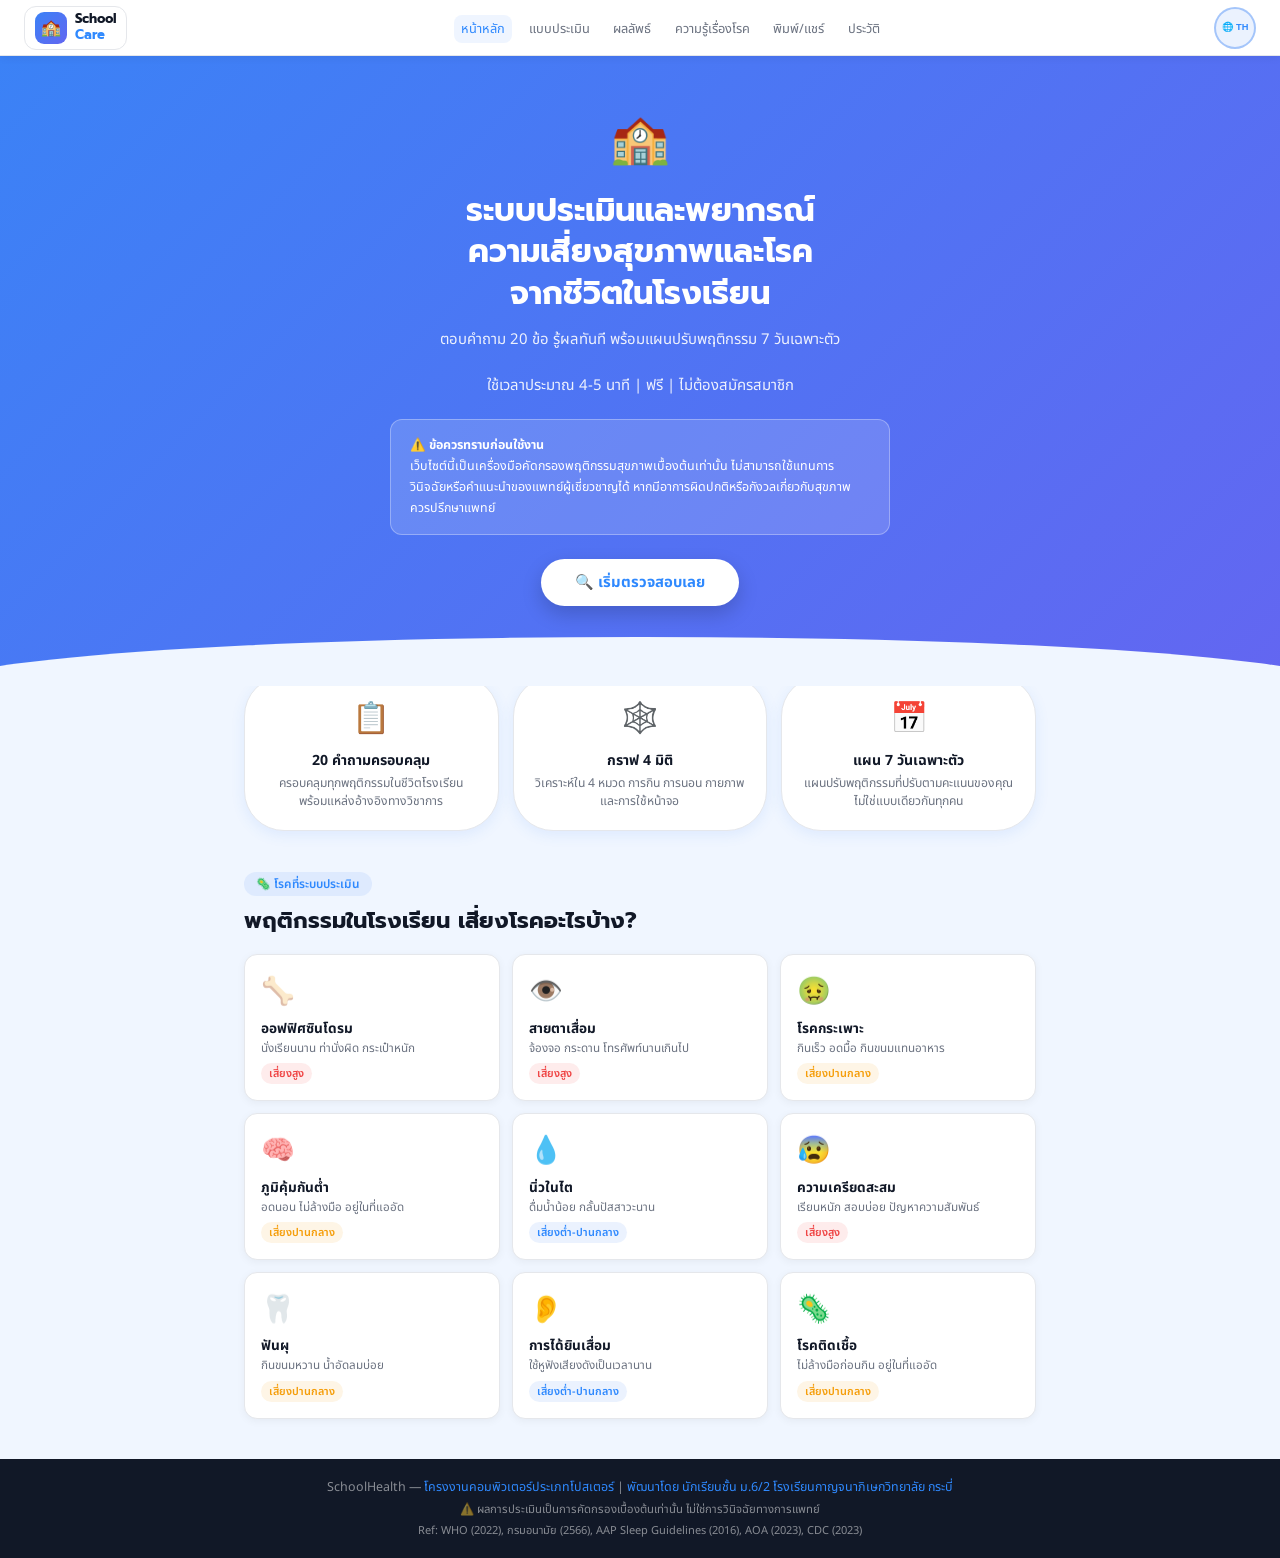
<file: schoolhealth.html  ใหม่.html>
﻿<!DOCTYPE html>
<html lang="th">
<head>
<meta charset="UTF-8">
<meta name="viewport" content="width=device-width, initial-scale=1.0">
<title>SchoolHealth By SMTE</title>
<link href="fonts/fonts.css" rel="stylesheet">
<script src="libs/chart.umd.min.js" onerror="(function(){var s=document.createElement('script');s.src='https://cdn.jsdelivr.net/npm/chart.js@4.4.3/dist/chart.umd.min.js';s.onerror=function(){window._chartFailed=true;};document.head.appendChild(s);}())"></script>
<script src="libs/html2canvas.min.js" onerror="(function(){var s=document.createElement('script');s.src='https://cdnjs.cloudflare.com/ajax/libs/html2canvas/1.4.1/html2canvas.min.js';s.onerror=function(){window._h2cFailed=true;};document.head.appendChild(s);}())"></script>
<style>
:root{--bg:#f0f6ff;--w:#fff;--pri:hsl(214, 99%, 59%);--p2:#6366f1;--g:#10b981;--y:#f59e0b;--r:#ef4444;--o:#f97316;--tx:#111827;--mu:#6b7280;--bo:#e5e7eb;}
*{margin:0;padding:0;box-sizing:border-box;}
body{font-family:'Noto Sans Thai','Prompt',sans-serif;background:var(--bg);color:var(--tx);}
nav{background:#fff;border-bottom:1px solid var(--bo);padding:0 1.5rem;height:56px;display:flex;align-items:center;justify-content:space-between;position:sticky;top:0;z-index:99;box-shadow:0 2px 8px rgba(0,0,0,.06);}
.logo{display:flex;align-items:center;gap:8px;font-family:'Prompt',sans-serif;font-weight:700;border:1.5px solid var(--bo);border-radius:12px;padding:5px 10px;background:#fff;}
.lb{width:32px;height:32px;background:linear-gradient(135deg,#3b82f6,#6366f1);border-radius:9px;display:flex;align-items:center;justify-content:center;font-size:1rem;}
.logo-text{display:flex;flex-direction:column;line-height:1.2;}
.logo-school{color:var(--tx);font-size:.82rem;}
.logo-health{color:var(--pri);font-size:.82rem;}
nav ul{list-style:none;display:flex;gap:.6rem;}
nav ul a{color:var(--mu);text-decoration:none;font-size:.8rem;cursor:pointer;padding:4px 7px;border-radius:8px;transition:all .2s;white-space:nowrap;}
nav ul a.active,nav ul a:hover{color:var(--pri);background:rgba(59,130,246,.08);}
.lang-btn{background:rgba(59,130,246,.1);color:var(--pri);border:2px solid rgba(59,130,246,.4);width:42px;height:42px;border-radius:50%;font-size:.58rem;font-weight:700;cursor:pointer;transition:all .2s;display:flex;flex-direction:column;align-items:center;justify-content:center;line-height:1.3;padding:0;flex-shrink:0;}
.lang-btn:hover{background:var(--pri);color:#fff;}
.page{display:none;}.page.active{display:block;}
.hero{background:linear-gradient(135deg,#3b82f6,#6366f1);color:#fff;padding:3rem 1.5rem 5rem;text-align:center;position:relative;overflow:hidden;}
.hero::after{content:'';position:absolute;bottom:-1px;left:0;right:0;height:50px;background:var(--bg);clip-path:ellipse(55% 100% at 50% 100%);}
.hero-emoji{font-size:3rem;display:block;margin-bottom:.8rem;animation:bounce 2s infinite;}
@keyframes bounce{0%,100%{transform:translateY(0)}50%{transform:translateY(-8px)}}
.hero h1{font-family:'Prompt',sans-serif;font-size:2rem;font-weight:700;line-height:1.3;margin-bottom:.8rem;}
.hero p{opacity:.9;font-size:.93rem;max-width:480px;margin:0 auto 1.2rem;line-height:1.8;}
.hero-subtitle{font-size:.78rem;opacity:.7;margin-bottom:1rem;}
.disclaimer-box{background:rgba(255,255,255,.15);border:1px solid rgba(255,255,255,.3);border-radius:12px;padding:.9rem 1.2rem;max-width:500px;margin:.8rem auto 1.5rem;font-size:.78rem;line-height:1.7;text-align:left;}
.btn-start{background:#fff;color:var(--pri);border:none;padding:12px 34px;border-radius:100px;font-family:'Noto Sans Thai',sans-serif;font-size:.93rem;font-weight:700;cursor:pointer;box-shadow:0 8px 20px rgba(0,0,0,.18);transition:transform .2s;}
.btn-start:hover{transform:translateY(-3px);}
.feature-grid{display:grid;grid-template-columns:repeat(3,1fr);gap:14px;max-width:840px;margin:-10px auto 2.5rem;padding:0 1.5rem;}
.feature-card{background:#fff;border-radius:40px;padding:1.2rem;text-align:center;box-shadow:0 4px 14px rgba(59,130,246,.10);border:1px solid var(--bo);}
.feature-card .feature-icon{font-size:1.9rem;margin-bottom:.5rem;display:block;}
.feature-card .feature-title{font-size:.88rem;font-weight:700;margin-bottom:3px;}
.feature-card .feature-desc{font-size:.76rem;color:var(--mu);line-height:1.5;}
.sec{max-width:840px;margin:0 auto 2.5rem;padding:0 1.5rem;}
.stag{display:inline-block;background:rgba(59,130,246,.1);color:var(--pri);padding:3px 12px;border-radius:100px;font-size:.74rem;font-weight:600;margin-bottom:.5rem;}
.sti{font-family:'Prompt',sans-serif;font-size:1.4rem;font-weight:700;margin-bottom:1.1rem;}
.disease-grid{display:grid;grid-template-columns:repeat(3,1fr);gap:12px;}
.disease-card{background:#fff;border-radius:13px;padding:1rem;border:1px solid var(--bo);box-shadow:0 2px 8px rgba(0,0,0,.05);transition:transform .2s;}
.disease-card:hover{transform:translateY(-3px);}
.disease-emoji{font-size:1.7rem;margin-bottom:.4rem;display:block;}
.disease-name{font-size:.85rem;font-weight:700;margin-bottom:2px;}
.disease-desc{font-size:.73rem;color:var(--mu);line-height:1.4;}
.disease-tag{display:inline-block;margin-top:6px;padding:2px 8px;border-radius:100px;font-size:.68rem;font-weight:600;}
.tag-red{background:rgba(239,68,68,.1);color:var(--r);}
.tag-yellow{background:rgba(245,158,11,.1);color:var(--y);}
.tag-blue{background:rgba(59,130,246,.1);color:var(--pri);}
/* QUIZ */
.quiz-wrap{max-width:640px;margin:2rem auto;padding:0 1.5rem 3rem;}
.quiz-header{text-align:center;margin-bottom:1.4rem;}
.quiz-header h2{font-family:'Prompt',sans-serif;font-size:1.4rem;font-weight:700;margin-bottom:.3rem;}
.quiz-header p{color:var(--mu);font-size:.83rem;}
.progress-text{display:flex;justify-content:space-between;font-size:.78rem;color:var(--mu);margin-bottom:5px;}
.progress-bar-wrap{height:7px;background:var(--bo);border-radius:100px;overflow:hidden;margin-bottom:1.2rem;}
.progress-fill{height:100%;background:linear-gradient(90deg,var(--pri),var(--p2));border-radius:100px;transition:width .4s ease;}
.quiz-card{background:#fff;border-radius:18px;padding:1.6rem;box-shadow:0 4px 14px rgba(59,130,246,.10);border:1px solid var(--bo);margin-bottom:.9rem;}
.quiz-badge{display:inline-flex;align-items:center;gap:5px;background:rgba(59,130,246,.1);color:var(--pri);padding:3px 10px;border-radius:100px;font-size:.73rem;font-weight:600;margin-bottom:.7rem;}
.quiz-weight-tag{display:inline-flex;align-items:center;gap:4px;background:rgba(249,115,22,.1);color:var(--o);padding:2px 8px;border-radius:100px;font-size:.68rem;font-weight:600;margin-left:6px;}
.quiz-emoji{font-size:1.3rem;margin-bottom:.4rem;display:block;}
.quiz-question{font-size:.96rem;font-weight:600;line-height:1.7;margin-bottom:.6rem;}
.quiz-hint{font-size:.76rem;color:var(--mu);margin-bottom:.5rem;font-style:italic;}
.quiz-ref{font-size:.71rem;color:#9ca3af;margin-bottom:.9rem;padding:5px 10px;background:#f9fafb;border-radius:8px;border-left:3px solid var(--pri);}
.options-list{display:flex;flex-direction:column;gap:8px;}
.option-item{display:flex;align-items:center;gap:10px;background:var(--bg);border:2px solid var(--bo);border-radius:11px;padding:10px 13px;cursor:pointer;transition:all .2s;}
.option-item:hover{border-color:var(--pri);background:rgba(59,130,246,.04);}
.option-item.sel{border-color:var(--pri);background:rgba(59,130,246,.07);}
.option-circle{width:20px;height:20px;border:2px solid var(--bo);border-radius:50%;flex-shrink:0;display:flex;align-items:center;justify-content:center;font-size:.65rem;}
.option-item.sel .option-circle{background:var(--pri);border-color:var(--pri);color:#fff;font-weight:800;}
.option-label{font-size:.88rem;line-height:1.4;}
.quiz-nav{display:flex;justify-content:space-between;margin-top:.5rem;}
.btn-back{background:var(--bg);color:var(--mu);border:1px solid var(--bo);padding:9px 18px;border-radius:10px;font-family:'Noto Sans Thai',sans-serif;font-size:.86rem;cursor:pointer;}
.btn-next{background:linear-gradient(135deg,var(--pri),var(--p2));color:#fff;border:none;padding:9px 22px;border-radius:10px;font-family:'Noto Sans Thai',sans-serif;font-size:.86rem;font-weight:600;cursor:pointer;box-shadow:0 4px 12px rgba(59,130,246,.3);transition:transform .2s;}
.btn-next:hover{transform:translateY(-2px);}
/* RESULT */
.result-wrap{max-width:760px;margin:1.5rem auto;padding:0 1.5rem 3rem;}
.result-header{background:linear-gradient(135deg,var(--pri),var(--p2));color:#fff;border-radius:18px 18px 0 0;padding:1.6rem;text-align:center;}
.result-header h2{font-family:'Prompt',sans-serif;font-size:1.3rem;font-weight:700;margin-bottom:.3rem;}
.result-header p{opacity:.85;font-size:.82rem;}
.tabs{display:flex;background:#fff;border-left:1px solid var(--bo);border-right:1px solid var(--bo);overflow-x:auto;}
.tab{flex:1;min-width:80px;padding:10px 4px;text-align:center;font-size:.71rem;font-weight:600;color:var(--mu);cursor:pointer;border-bottom:3px solid transparent;transition:all .2s;white-space:nowrap;}
.tab.active{color:var(--pri);border-bottom-color:var(--pri);}
.tab-panel{display:none;background:#fff;border:1px solid var(--bo);border-top:none;border-radius:0 0 18px 18px;padding:1.5rem;box-shadow:0 4px 14px rgba(59,130,246,.10);}
.tab-panel.active{display:block;}
/* criteria box */
.criteria-box{background:#f0fdf4;border:1px solid #86efac;border-radius:12px;padding:1rem;margin-bottom:1.2rem;}
.criteria-title{font-size:.84rem;font-weight:700;color:#166534;margin-bottom:.6rem;}
.criteria-row{display:flex;gap:8px;margin-bottom:4px;align-items:center;}
.criteria-dot{width:10px;height:10px;border-radius:50%;flex-shrink:0;}
.criteria-text{font-size:.78rem;color:var(--mu);line-height:1.5;}
/* result disclaimer */
.res-disclaimer{background:#fffbeb;border:1px solid #fcd34d;border-radius:10px;padding:.8rem 1rem;margin-bottom:1rem;font-size:.75rem;color:#92400e;line-height:1.6;}
.score-overview{display:flex;align-items:center;gap:1.1rem;background:var(--bg);border-radius:13px;padding:1rem 1.2rem;margin-bottom:1.2rem;border:1px solid var(--bo);}
.score-value{font-family:'Prompt',sans-serif;font-size:2.6rem;font-weight:700;line-height:1;}
.score-label{font-size:.9rem;font-weight:600;margin-bottom:3px;}
.score-desc{font-size:.78rem;color:var(--mu);line-height:1.5;}
.result-title{font-size:.9rem;font-weight:700;margin-bottom:.8rem;}
.risk-list{display:flex;flex-direction:column;gap:9px;margin-bottom:1.2rem;}
.risk-row{display:flex;align-items:center;gap:9px;background:var(--bg);border-radius:11px;padding:9px 13px;border:1px solid var(--bo);}
.risk-icon{font-size:1.4rem;flex-shrink:0;}
.risk-info{flex:1;}
.risk-name{font-size:.84rem;font-weight:600;margin-bottom:3px;}
.risk-bar{height:5px;background:var(--bo);border-radius:100px;overflow:hidden;}
.risk-bar-fill{height:100%;border-radius:100px;}
.risk-pct{font-size:.78rem;font-weight:700;text-align:right;}
.risk-level-label{font-size:.7rem;margin-top:1px;text-align:right;}
.high{color:var(--r);}.high .risk-bar-fill{background:var(--r);}
.mid{color:var(--y);}.mid .risk-bar-fill{background:var(--y);}
.low{color:var(--g);}.low .risk-bar-fill{background:var(--g);}
.advice-box{background:linear-gradient(135deg,rgba(16,185,129,.07),rgba(59,130,246,.04));border:1px solid rgba(16,185,129,.2);border-radius:13px;padding:1.2rem;margin-bottom:1rem;}
.advice-title{font-size:.9rem;font-weight:700;color:#065f46;margin-bottom:.7rem;}
.advice-list{list-style:none;display:flex;flex-direction:column;gap:7px;}
.advice-list li{display:flex;gap:7px;font-size:.83rem;line-height:1.6;color:var(--mu);}
.advice-list li::before{content:'✅';flex-shrink:0;}
.chart-wrap{max-width:340px;margin:0 auto 1rem;}
.cat-bars{display:flex;flex-direction:column;gap:10px;margin-top:1rem;}
.cat-row{background:var(--bg);border-radius:11px;padding:10px 14px;border:1px solid var(--bo);}
.cat-top{display:flex;justify-content:space-between;align-items:center;margin-bottom:6px;}
.cat-name{font-size:.84rem;font-weight:600;}
.cat-score{font-size:.8rem;font-weight:700;}
.cat-bar{height:7px;background:var(--bo);border-radius:100px;overflow:hidden;}
.cat-fill{height:100%;border-radius:100px;}
.cat-level{font-size:.67rem;font-weight:700;padding:2px 8px;border-radius:100px;}
.cat-level-good{background:rgba(16,185,129,.12);color:#065f46;}
.cat-level-mid{background:rgba(245,158,11,.15);color:#92400e;}
.cat-level-low{background:rgba(239,68,68,.12);color:#991b1b;}
.formula-box{background:#fffbeb;border:1px solid #fcd34d;border-radius:12px;padding:1rem;margin-bottom:1rem;font-size:.78rem;color:#92400e;line-height:1.7;}
.formula-title{font-weight:700;margin-bottom:.4rem;font-size:.82rem;}
.month-grid{display:grid;grid-template-columns:1fr 1fr;gap:12px;margin-bottom:1rem;}
.month-card{border-radius:13px;padding:1.1rem;border:2px solid;}
.month-bad{border-color:var(--r);background:rgba(239,68,68,.04);}
.month-good{border-color:var(--g);background:rgba(16,185,129,.04);}
.mc-title{font-size:.82rem;font-weight:700;margin-bottom:.6rem;}
.mc-list{list-style:none;display:flex;flex-direction:column;gap:5px;}
.mc-list li{font-size:.78rem;color:var(--mu);display:flex;gap:6px;line-height:1.5;}
.proj-grid{display:grid;grid-template-columns:repeat(2,1fr);gap:10px;margin-bottom:1rem;}
.proj-card{background:var(--bg);border-radius:11px;padding:.9rem;border:1px solid var(--bo);text-align:center;}
.proj-value{font-family:'Prompt',sans-serif;font-size:1.5rem;font-weight:700;}
.proj-label{font-size:.74rem;color:var(--mu);margin-top:2px;}
.plan-priority{display:flex;gap:8px;flex-wrap:wrap;margin-bottom:1rem;}
.priority-tag{padding:4px 12px;border-radius:100px;font-size:.75rem;font-weight:600;border:2px solid;}
.plan-grid{display:flex;flex-direction:column;gap:10px;}
.plan-day{background:var(--bg);border-radius:12px;padding:1rem;border:1px solid var(--bo);}
.plan-day-title{font-size:.86rem;font-weight:700;color:var(--pri);margin-bottom:.5rem;}
.plan-focus{font-size:.74rem;font-weight:600;margin-bottom:.5rem;padding:3px 10px;border-radius:100px;display:inline-block;}
.plan-tasks{list-style:none;display:flex;flex-direction:column;gap:4px;}
.plan-tasks li{font-size:.8rem;color:var(--mu);display:flex;gap:6px;line-height:1.5;}
.plan-tasks li::before{content:'☐';color:var(--pri);font-weight:700;}
/* PRINT PAGE */
.print-wrap{max-width:700px;margin:1.5rem auto;padding:0 1.5rem 3rem;}
.print-card{background:#fff;border-radius:18px;padding:2rem;box-shadow:0 4px 14px rgba(59,130,246,.10);border:1px solid var(--bo);}
.print-header{text-align:center;border-bottom:2px solid var(--bo);padding-bottom:1rem;margin-bottom:1.5rem;}
.print-header h2{font-family:'Prompt',sans-serif;font-size:1.3rem;font-weight:700;color:var(--pri);}
.print-header p{font-size:.8rem;color:var(--mu);margin-top:.3rem;}
.print-score-row{display:flex;justify-content:center;gap:2rem;margin-bottom:1.5rem;}
.print-score{text-align:center;}
.print-score-value{font-family:'Prompt',sans-serif;font-size:2rem;font-weight:700;}
.print-score-label{font-size:.75rem;color:var(--mu);}
.print-diseases{display:grid;grid-template-columns:1fr 1fr;gap:8px;margin-bottom:1.5rem;}
.print-disease-row{display:flex;align-items:center;gap:8px;font-size:.8rem;}
.print-bar{flex:1;height:5px;background:var(--bo);border-radius:100px;overflow:hidden;}
.print-bar-fill{height:100%;border-radius:100px;}
.print-advice{margin-bottom:1.5rem;}
.print-advice-title{font-size:.86rem;font-weight:700;color:#065f46;margin-bottom:.6rem;}
.print-advice-list{list-style:none;display:flex;flex-direction:column;gap:5px;}
.print-advice-list li{font-size:.78rem;color:var(--mu);display:flex;gap:6px;line-height:1.5;}
.print-advice-list li::before{content:'•';color:var(--pri);font-weight:700;}
.print-disclaimer{font-size:.7rem;color:#9ca3af;border-top:1px solid var(--bo);padding-top:.8rem;line-height:1.6;}
.print-buttons{display:flex;gap:10px;margin-top:1.2rem;}
.btn-print{flex:1;background:linear-gradient(135deg,var(--pri),var(--p2));color:#fff;border:none;padding:11px;border-radius:11px;font-family:'Noto Sans Thai',sans-serif;font-size:.88rem;font-weight:600;cursor:pointer;}
.btn-copy{flex:1;background:var(--bg);color:var(--tx);border:1px solid var(--bo);padding:11px;border-radius:11px;font-family:'Noto Sans Thai',sans-serif;font-size:.88rem;cursor:pointer;}
.print-mobile-tip{font-size:.72rem;color:var(--mu);text-align:center;margin-top:.6rem;line-height:1.5;}
/* KNOWLEDGE */
.know-grid{display:grid;grid-template-columns:1fr 1fr;gap:12px;}
.know-card{background:var(--bg);border-radius:13px;padding:1.1rem;border:1px solid var(--bo);}
.know-title{font-size:.86rem;font-weight:700;margin-bottom:.5rem;}
.know-text{font-size:.78rem;color:var(--mu);line-height:1.6;}
.know-sub{font-size:.72rem;font-weight:700;margin-top:.65rem;margin-bottom:.2rem;color:var(--tx);}
.know-list{font-size:.75rem;color:var(--mu);line-height:1.65;padding-left:1.1rem;margin:0;}
.know-ref{font-size:.7rem;color:#9ca3af;margin-top:.6rem;font-style:italic;}
.btn-action{display:block;width:100%;margin-top:1.2rem;background:linear-gradient(135deg,var(--pri),var(--p2));color:#fff;border:none;padding:12px;border-radius:11px;font-family:'Noto Sans Thai',sans-serif;font-size:.92rem;font-weight:600;cursor:pointer;}
/* HISTORY */
.hist-list{display:flex;flex-direction:column;gap:12px;}
.hist-card{background:#fff;border-radius:14px;padding:1.2rem;border:1px solid var(--bo);box-shadow:0 2px 8px rgba(0,0,0,.05);}
.hist-card-top{display:flex;justify-content:space-between;align-items:flex-start;margin-bottom:.9rem;}
.hist-date{font-size:.76rem;color:var(--mu);margin-bottom:2px;}
.hist-no{font-size:.8rem;font-weight:700;color:var(--pri);}
.hist-score{font-family:'Prompt',sans-serif;font-size:1.8rem;font-weight:700;line-height:1;}
.hist-lbl{font-size:.73rem;color:var(--mu);margin-top:2px;}
.hist-trend{display:inline-flex;align-items:center;gap:3px;font-size:.72rem;font-weight:700;padding:2px 8px;border-radius:100px;margin-bottom:4px;}
.trend-up{background:rgba(16,185,129,.12);color:#065f46;}
.trend-down{background:rgba(239,68,68,.12);color:#991b1b;}
.trend-same{background:rgba(107,114,128,.1);color:#6b7280;}
.hist-mini-bars{display:flex;flex-direction:column;gap:5px;}
.hist-mini-row{display:flex;align-items:center;gap:8px;}
.hist-mini-name{width:110px;flex-shrink:0;font-size:.73rem;color:var(--mu);}
.hist-mini-bar{flex:1;height:5px;background:var(--bo);border-radius:100px;overflow:hidden;}
.hist-mini-fill{height:100%;border-radius:100px;}
.hist-mini-pct{width:34px;text-align:right;font-size:.71rem;font-weight:700;}
.hist-empty{text-align:center;padding:3rem 1rem;color:var(--mu);font-size:.88rem;line-height:2;}
footer{background:#111827;color:rgba(255,255,255,.5);text-align:center;padding:1.2rem;font-size:.78rem;}
footer span{color:var(--pri);}
@media print{nav,footer,.print-buttons,.tabs{display:none!important;}.page{display:none!important;}#page-print{display:block!important;}.print-card{box-shadow:none;border:1px solid #ccc;}}
@media(max-width:600px){.feature-grid,.disease-grid,.month-grid,.proj-grid,.print-diseases{grid-template-columns:1fr;}.hero h1{font-size:1.6rem;}.logo{padding:3px 7px;gap:5px;}.logo-school,.logo-health{font-size:.72rem;}nav ul{overflow-x:auto;-webkit-overflow-scrolling:touch;flex-wrap:nowrap;gap:.3rem;padding-right:4px;}nav ul::-webkit-scrollbar{display:none;}nav ul a{font-size:.72rem;padding:3px 5px;}.know-scroll-inner{overflow-x:visible;margin:0;padding:0;width:100%;scroll-snap-type:none;}.know-grid{display:grid!important;grid-template-columns:1fr!important;width:100%;gap:12px;padding-right:0;}.know-card{width:auto;}}
</style>
</head>
<body>
<nav>
  <div class="logo"><div class="lb">🏫</div><div class="logo-text"><span class="logo-school">School</span><span class="logo-health">Care</span></div></div>
  <ul>
    <li><a onclick="go('home')" id="nav-home" class="active" data-th="หน้าหลัก" data-en="Home">หน้าหลัก</a></li>
    <li><a onclick="showNameModal()" id="nav-quiz" data-th="แบบประเมิน" data-en="Check">แบบประเมิน</a></li>
    <li><a onclick="go('result')" id="nav-result" data-th="ผลลัพธ์" data-en="Result">ผลลัพธ์</a></li>
    <li><a onclick="go('know')" id="nav-know" data-th="ความรู้เรื่องโรค" data-en="Knowledge">ความรู้เรื่องโรค</a></li>
    <li><a onclick="go('print')" id="nav-print" data-th="พิมพ์/แชร์" data-en="Print/Share">พิมพ์/แชร์</a></li>
    <li><a onclick="go('history')" id="nav-history" data-th="ประวัติ" data-en="History">ประวัติ</a></li>
  </ul>
  <button class="lang-btn" onclick="toggleLang()">🌐 TH</button>
</nav>

<!-- HOME -->
<div class="page active" id="page-home">
  <div class="hero">
    <span class="hero-emoji">🏫</span>
    <h1 data-th="ระบบประเมินและพยากรณ์<br>ความเสี่ยงสุขภาพและโรค<br>จากชีวิตในโรงเรียน" data-en="Health and Disease Risk<br>Assessment and Forecasting System<br>for School Life">ระบบประเมินและพยากรณ์<br>ความเสี่ยงสุขภาพและโรค<br>จากชีวิตในโรงเรียน</h1>
    <p data-th="ตอบคำถาม 20 ข้อ รู้ผลทันที พร้อมแผนปรับพฤติกรรม 7 วันเฉพาะตัว" data-en="Answer 20 questions, get instant results with a personalized 7-day improvement plan">ตอบคำถาม 20 ข้อ รู้ผลทันที พร้อมแผนปรับพฤติกรรม 7 วันเฉพาะตัว</p>
    <p class="hero-subtitle" data-th="ใช้เวลาประมาณ 4-5 นาที | ฟรี | ไม่ต้องสมัครสมาชิก" data-en="Takes 4-5 minutes | Free | No registration required">ใช้เวลาประมาณ 4-5 นาที | ฟรี | ไม่ต้องสมัครสมาชิก</p>
    <div class="disclaimer-box">
      ⚠️ <b data-th="ข้อควรทราบก่อนใช้งาน" data-en="Important Notice">ข้อควรทราบก่อนใช้งาน</b><br>
      <span data-th="เว็บไซต์นี้เป็นเครื่องมือคัดกรองพฤติกรรมสุขภาพเบื้องต้นเท่านั้น ไม่สามารถใช้แทนการวินิจฉัยหรือคำแนะนำของแพทย์ผู้เชี่ยวชาญได้ หากมีอาการผิดปกติหรือกังวลเกี่ยวกับสุขภาพ ควรปรึกษาแพทย์" data-en="This website is a preliminary health behavior screening tool only. It cannot replace medical diagnosis or professional advice. If you have abnormal symptoms or health concerns, please consult a doctor.">เว็บไซต์นี้เป็นเครื่องมือคัดกรองพฤติกรรมสุขภาพเบื้องต้นเท่านั้น ไม่สามารถใช้แทนการวินิจฉัยหรือคำแนะนำของแพทย์ผู้เชี่ยวชาญได้ หากมีอาการผิดปกติหรือกังวลเกี่ยวกับสุขภาพ ควรปรึกษาแพทย์</span>
    </div>
    <button class="btn-start" onclick="showNameModal()" data-th="🔍 เริ่มตรวจสอบเลย" data-en="🔍 Start Assessment">🔍 เริ่มตรวจสอบเลย</button>
  </div>
  <div class="feature-grid">
    <div class="feature-card"><span class="feature-icon">📋</span><div class="feature-title" data-th="20 คำถามครอบคลุม" data-en="20 Comprehensive Questions">20 คำถามครอบคลุม</div><div class="feature-desc" data-th="ครอบคลุมทุกพฤติกรรมในชีวิตโรงเรียน พร้อมแหล่งอ้างอิงทางวิชาการ" data-en="Covering all school life behaviors with academic references">ครอบคลุมทุกพฤติกรรมในชีวิตโรงเรียน พร้อมแหล่งอ้างอิงทางวิชาการ</div></div>
    <div class="feature-card"><span class="feature-icon">🕸️</span><div class="feature-title" data-th="กราฟ 4 มิติ" data-en="4-Dimensional Chart">กราฟ 4 มิติ</div><div class="feature-desc" data-th="วิเคราะห์ใน 4 หมวด การกิน การนอน กายภาพ และการใช้หน้าจอ" data-en="Analysis in 4 categories: nutrition, sleep, physical, and screen use">วิเคราะห์ใน 4 หมวด การกิน การนอน กายภาพ และการใช้หน้าจอ</div></div>
    <div class="feature-card"><span class="feature-icon">📅</span><div class="feature-title" data-th="แผน 7 วันเฉพาะตัว" data-en="Personalized 7-Day Plan">แผน 7 วันเฉพาะตัว</div><div class="feature-desc" data-th="แผนปรับพฤติกรรมที่ปรับตามคะแนนของคุณ ไม่ใช่แบบเดียวกันทุกคน" data-en="Behavior improvement plan tailored to your scores, not a one-size-fits-all">แผนปรับพฤติกรรมที่ปรับตามคะแนนของคุณ ไม่ใช่แบบเดียวกันทุกคน</div></div>
  </div>
  <div class="sec">
    <div class="stag" data-th="🦠 โรคที่ระบบประเมิน" data-en="🦠 Diseases Assessed">🦠 โรคที่ระบบประเมิน</div>
    <div class="sti" data-th="พฤติกรรมในโรงเรียน เสี่ยงโรคอะไรบ้าง?" data-en="What diseases are you at risk from school behaviors?">พฤติกรรมในโรงเรียน เสี่ยงโรคอะไรบ้าง?</div>
    <div class="disease-grid">
      <div class="disease-card"><span class="disease-emoji">🦴</span><div class="disease-name" data-th="ออฟฟิศซินโดรม" data-en="Office Syndrome">ออฟฟิศซินโดรม</div><div class="disease-desc" data-th="นั่งเรียนนาน ท่านั่งผิด กระเป๋าหนัก" data-en="Long sitting, poor posture, heavy bag">นั่งเรียนนาน ท่านั่งผิด กระเป๋าหนัก</div><span class="disease-tag tag-red" data-th="เสี่ยงสูง" data-en="High Risk">เสี่ยงสูง</span></div>
      <div class="disease-card"><span class="disease-emoji">👁️</span><div class="disease-name" data-th="สายตาเสื่อม" data-en="Eye Strain">สายตาเสื่อม</div><div class="disease-desc" data-th="จ้องจอ กระดาน โทรศัพท์นานเกินไป" data-en="Staring at screens, boards, phones too long">จ้องจอ กระดาน โทรศัพท์นานเกินไป</div><span class="disease-tag tag-red" data-th="เสี่ยงสูง" data-en="High Risk">เสี่ยงสูง</span></div>
      <div class="disease-card"><span class="disease-emoji">🤢</span><div class="disease-name" data-th="โรคกระเพาะ" data-en="Gastric Disease">โรคกระเพาะ</div><div class="disease-desc" data-th="กินเร็ว อดมื้อ กินขนมแทนอาหาร" data-en="Eating fast, skipping meals, snacking instead">กินเร็ว อดมื้อ กินขนมแทนอาหาร</div><span class="disease-tag tag-yellow" data-th="เสี่ยงปานกลาง" data-en="Medium Risk">เสี่ยงปานกลาง</span></div>
      <div class="disease-card"><span class="disease-emoji">🧠</span><div class="disease-name" data-th="ภูมิคุ้มกันต่ำ" data-en="Low Immunity">ภูมิคุ้มกันต่ำ</div><div class="disease-desc" data-th="อดนอน ไม่ล้างมือ อยู่ในที่แออัด" data-en="Sleep deprivation, not washing hands, crowded spaces">อดนอน ไม่ล้างมือ อยู่ในที่แออัด</div><span class="disease-tag tag-yellow" data-th="เสี่ยงปานกลาง" data-en="Medium Risk">เสี่ยงปานกลาง</span></div>
      <div class="disease-card"><span class="disease-emoji">💧</span><div class="disease-name" data-th="นิ่วในไต" data-en="Kidney Stones">นิ่วในไต</div><div class="disease-desc" data-th="ดื่มน้ำน้อย กลั้นปัสสาวะนาน" data-en="Low water intake, holding urination too long">ดื่มน้ำน้อย กลั้นปัสสาวะนาน</div><span class="disease-tag tag-blue" data-th="เสี่ยงต่ำ-ปานกลาง" data-en="Low-Medium Risk">เสี่ยงต่ำ-ปานกลาง</span></div>
      <div class="disease-card"><span class="disease-emoji">😰</span><div class="disease-name" data-th="ความเครียดสะสม" data-en="Chronic Stress">ความเครียดสะสม</div><div class="disease-desc" data-th="เรียนหนัก สอบบ่อย ปัญหาความสัมพันธ์" data-en="Heavy study, frequent exams, relationship issues">เรียนหนัก สอบบ่อย ปัญหาความสัมพันธ์</div><span class="disease-tag tag-red" data-th="เสี่ยงสูง" data-en="High Risk">เสี่ยงสูง</span></div>
      <div class="disease-card"><span class="disease-emoji">🦷</span><div class="disease-name" data-th="ฟันผุ" data-en="Tooth Decay">ฟันผุ</div><div class="disease-desc" data-th="กินขนมหวาน น้ำอัดลมบ่อย" data-en="Frequent sweets and sugary drinks">กินขนมหวาน น้ำอัดลมบ่อย</div><span class="disease-tag tag-yellow" data-th="เสี่ยงปานกลาง" data-en="Medium Risk">เสี่ยงปานกลาง</span></div>
      <div class="disease-card"><span class="disease-emoji">👂</span><div class="disease-name" data-th="การได้ยินเสื่อม" data-en="Hearing Loss">การได้ยินเสื่อม</div><div class="disease-desc" data-th="ใช้หูฟังเสียงดังเป็นเวลานาน" data-en="Prolonged use of loud headphones">ใช้หูฟังเสียงดังเป็นเวลานาน</div><span class="disease-tag tag-blue" data-th="เสี่ยงต่ำ-ปานกลาง" data-en="Low-Medium Risk">เสี่ยงต่ำ-ปานกลาง</span></div>
      <div class="disease-card"><span class="disease-emoji">🦠</span><div class="disease-name" data-th="โรคติดเชื้อ" data-en="Infectious Disease">โรคติดเชื้อ</div><div class="disease-desc" data-th="ไม่ล้างมือก่อนกิน อยู่ในที่แออัด" data-en="Not washing hands, crowded environments">ไม่ล้างมือก่อนกิน อยู่ในที่แออัด</div><span class="disease-tag tag-yellow" data-th="เสี่ยงปานกลาง" data-en="Medium Risk">เสี่ยงปานกลาง</span></div>
    </div>
  </div>
</div>

<!-- QUIZ -->
<div class="page" id="page-quiz">
  <div class="quiz-wrap">
    <div class="quiz-header"><h2 data-th="📋 แบบประเมินพฤติกรรมเสี่ยงโรค" data-en="📋 Health Risk Behavior Assessment">📋 แบบประเมินพฤติกรรมเสี่ยงโรค</h2><p data-th="ตอบตามความเป็นจริง (20 ข้อ ใช้เวลา 4-5 นาที)" data-en="Answer honestly (20 questions, takes 4-5 minutes)">ตอบตามความเป็นจริง (20 ข้อ ใช้เวลา 4-5 นาที)</p></div>
    <div class="progress-text"><span id="plb">ข้อที่ 1 จาก 20</span><span id="ppc">5%</span></div>
    <div class="progress-bar-wrap"><div class="progress-fill" id="pfi" style="width:5%"></div></div>
    <div class="quiz-card" id="qcard"></div>
    <div class="quiz-nav">
      <button class="btn-back" onclick="prevQ()" data-th="← ย้อนกลับ" data-en="← Back">← ย้อนกลับ</button>
      <button class="btn-next" id="bgo" onclick="nextQ()" data-th="ถัดไป →" data-en="Next →">ถัดไป →</button>
    </div>
  </div>
</div>

<!-- RESULT -->
<div class="page" id="page-result">
  <div class="result-wrap">
    <div class="result-header"><h2 data-th="🩺 ผลการประเมินความเสี่ยงของคุณ" data-en="🩺 Your Health Risk Assessment Results">🩺 ผลการประเมินความเสี่ยงของคุณ</h2><p id="rname" style="font-size:.88rem;font-weight:600;opacity:.95;margin-bottom:2px;"></p><p id="rdate"></p></div>
    <div class="tabs">
      <div class="tab active" onclick="showTab(0)" data-th="📊 ภาพรวม" data-en="📊 Overview">📊 ภาพรวม</div>
      <div class="tab" onclick="showTab(1)" data-th="🕸️ กราฟ 4 มิติ" data-en="🕸️ Radar Chart">🕸️ กราฟ 4 มิติ</div>
      <div class="tab" onclick="showTab(2)" data-th="🔮 จำลอง 6 เดือน" data-en="🔮 6-Month Forecast">🔮 จำลอง 6 เดือน</div>
      <div class="tab" onclick="showTab(3)" data-th="📅 แผน 7 วัน" data-en="📅 7-Day Plan">📅 แผน 7 วัน</div>
    </div>
    <!-- TAB 0 -->
    <div class="tab-panel active" id="tp0">
      <div class="res-disclaimer" id="res-disc">⚠️ <b>หมายเหตุ:</b> ผลการประเมินนี้คำนวณจากพฤติกรรมที่คุณตอบเท่านั้น ไม่ใช่การตรวจร่างกายหรือตรวจเลือด ควรใช้เป็นแนวทางเบื้องต้นเท่านั้น</div>
      <div class="criteria-box">
        <div class="criteria-title" id="ct-title">📐 เกณฑ์การประเมินคะแนนสุขภาพ (กำหนดโดยทีมพัฒนาโครงงาน)</div>
        <div class="criteria-row"><div class="criteria-dot" style="background:#10b981"></div><div class="criteria-text" data-th="<b>70-100%</b> = สุขภาพดี — พฤติกรรมส่วนใหญ่อยู่ในเกณฑ์ที่ดี สอดคล้องกับแนวทางสุขภาพสากล" data-en="<b>70-100%</b> = Good Health — Most behaviors meet healthy standards aligned with global health guidelines"><b>70-100%</b> = สุขภาพดี — พฤติกรรมส่วนใหญ่อยู่ในเกณฑ์ที่ดี สอดคล้องกับแนวทางสุขภาพสากล</div></div>
        <div class="criteria-row"><div class="criteria-dot" style="background:#ef9905"></div><div class="criteria-text" data-th="<b>45-69%</b> = ปานกลาง — มีพฤติกรรมบางอย่างเบี่ยงเบนจากเกณฑ์มาตรฐาน ควรปรับปรุง" data-en="<b>45-69%</b> = Moderate — Some behaviors deviate from standard criteria, improvement needed"><b>45-69%</b> = ปานกลาง — มีพฤติกรรมบางอย่างเบี่ยงเบนจากเกณฑ์มาตรฐาน ควรปรับปรุง</div></div>
        <div class="criteria-row"><div class="criteria-dot" style="background:#ef4444"></div><div class="criteria-text" data-th="<b>0-44%</b> = ต้องปรับปรุงด่วน — พฤติกรรมหลายอย่างอยู่ในระดับที่ควรปรับปรุงอย่างเร่งด่วน" data-en="<b>0-44%</b> = Needs Urgent Improvement — Multiple behaviors require immediate corrective action"><b>0-44%</b> = ต้องปรับปรุงด่วน — พฤติกรรมหลายอย่างอยู่ในระดับที่ควรปรับปรุงอย่างเร่งด่วน</div></div>
        <div class="criteria-row"><div class="criteria-dot" style="background:#6366f1"></div><div class="criteria-text" data-th="ความเสี่ยงรายโรค: <b>สูง ≥60%</b> | <b>ปานกลาง 30-59%</b> | <b>ต่ำ &lt;30%</b> (คำนวณจากน้ำหนักคะแนนของโครงงาน)" data-en="Disease Risk: <b>High ≥60%</b> | <b>Medium 30-59%</b> | <b>Low &lt;30%</b> (calculated from project score weights)">ความเสี่ยงรายโรค: <b>สูง ≥60%</b> | <b>ปานกลาง 30-59%</b> | <b>ต่ำ &lt;30%</b> (คำนวณจากน้ำหนักคะแนนของโครงงาน)</div></div>
      </div>
      <div class="score-overview">
        <div class="score-value" id="osc">-</div>
        <div><div class="score-label" id="olb">-</div><div class="score-desc" id="ods"></div></div>
      </div>
      <div id="bmi-box"></div>
      <div class="result-title" data-th="📊 ความเสี่ยงแต่ละโรค" data-en="📊 Risk by Disease">📊 ความเสี่ยงแต่ละโรค</div>
      <div class="risk-list" id="rlist"></div>
      <div class="advice-box"><div class="advice-title" data-th="💡 คำแนะนำสำหรับคุณโดยเฉพาะ" data-en="💡 Personalized Recommendations">💡 คำแนะนำสำหรับคุณโดยเฉพาะ</div><ul class="advice-list" id="alist"></ul></div>
      <button class="btn-action" onclick="go('print')" data-th="🖨️ พิมพ์/แชร์ผลลัพธ์" data-en="🖨️ Print/Share Results">🖨️ พิมพ์/แชร์ผลลัพธ์</button>
      <button class="btn-action" style="margin-top:.5rem;background:var(--bg);color:var(--tx);box-shadow:none;border:1px solid var(--bo);" onclick="confirmReset()" data-th="🔄 ทำแบบประเมินใหม่" data-en="🔄 Retake Assessment">🔄 ทำแบบประเมินใหม่</button>
    </div>
    <!-- TAB 1 -->
    <div class="tab-panel" id="tp1">
      <div class="result-title" data-th="🕸️ กราฟใยแมงมุม 4 หมวดหมู่สุขภาพ" data-en="🕸️ Spider Chart: 4 Health Categories">🕸️ กราฟใยแมงมุม 4 หมวดหมู่สุขภาพ</div>
      <div class="chart-wrap"><canvas id="radarChart"></canvas></div>
      <div class="cat-bars" id="catbars"></div>
    </div>
    <!-- TAB 2 -->
    <div class="tab-panel" id="tp2">
      <div class="result-title" data-th="🔮 จำลองอนาคตสุขภาพใน 6 เดือน" data-en="🔮 6-Month Health Forecast">🔮 จำลองอนาคตสุขภาพใน 6 เดือน</div>

      <div class="proj-grid" id="projgrid"></div>
      <div class="month-grid">
        <div class="month-card month-bad"><div class="mc-title" data-th="⚠️ ถ้าไม่เปลี่ยนพฤติกรรม" data-en="⚠️ If behavior unchanged">⚠️ ถ้าไม่เปลี่ยนพฤติกรรม</div><ul class="mc-list" id="bad6m"></ul></div>
        <div class="month-card month-good"><div class="mc-title" data-th="✅ ถ้าเริ่มปรับพฤติกรรมตั้งแต่วันนี้" data-en="✅ If behavior improved today">✅ ถ้าเริ่มปรับพฤติกรรมตั้งแต่วันนี้</div><ul class="mc-list" id="good6m"></ul></div>
      </div>
      <div class="advice-box"><div class="advice-title" data-th="🎯 โรคที่น่ากังวลที่สุดใน 6 เดือน" data-en="🎯 Most Concerning Diseases in 6 Months">🎯 โรคที่น่ากังวลที่สุดใน 6 เดือน</div><ul class="advice-list" id="warn6m"></ul></div>
    </div>
    <!-- TAB 3 -->
    <div class="tab-panel" id="tp3">
      <div class="result-title" data-th="📅 แผนปรับพฤติกรรม 7 วัน (เฉพาะตัวตามคะแนนของคุณ)" data-en="📅 Personalized 7-Day Behavior Plan">📅 แผนปรับพฤติกรรม 7 วัน (เฉพาะตัวตามคะแนนของคุณ)</div>
      <div class="plan-priority" id="planpriority"></div>
      <div class="plan-grid" id="plan7d"></div>
    </div>
  </div>
</div>

<!-- PRINT/SHARE -->
<div class="page" id="page-print">
  <div class="print-wrap">
    <div class="print-card" id="printable">
      <div class="print-header">
        <h2>🏫 SchoolHealth — <span data-th="ผลการประเมินสุขภาพ" data-en="Health Assessment Results">ผลการประเมินสุขภาพ</span></h2>
        <p id="print-date"></p>
        <p style="font-size:.72rem;color:#9ca3af;margin-top:4px;" data-th="การประเมินพฤติกรรมสุขภาพจากชีวิตในโรงเรียน" data-en="Health behavior assessment from school life">การประเมินพฤติกรรมสุขภาพจากชีวิตในโรงเรียน</p>
      </div>
      <div class="print-score-row">
        <div class="print-score"><div class="print-score-value" id="ps-health" style="color:#3b82f6">-</div><div class="print-score-label" data-th="คะแนนสุขภาพรวม" data-en="Overall Health Score">คะแนนสุขภาพรวม</div></div>
        <div class="print-score"><div class="print-score-value" id="ps-level" style="font-size:1.2rem">-</div><div class="print-score-label" data-th="ระดับสุขภาพ" data-en="Health Level">ระดับสุขภาพ</div></div>
      </div>
      <div id="print-bmi"></div>
      <div class="result-title" data-th="ความเสี่ยงแต่ละโรค" data-en="Risk by Disease">ความเสี่ยงแต่ละโรค</div>
      <div class="print-diseases" id="print-diseases"></div>
      <div class="print-advice">
        <div class="print-advice-title" data-th="💡 คำแนะนำหลักสำหรับคุณ" data-en="💡 Key Recommendations">💡 คำแนะนำหลักสำหรับคุณ</div>
        <ul class="print-advice-list" id="print-advice"></ul>
      </div>
      <div class="print-disclaimer" data-th="⚠️ ผลการประเมินนี้เป็นการคัดกรองพฤติกรรมสุขภาพเบื้องต้นเท่านั้น ไม่สามารถใช้แทนการวินิจฉัยของแพทย์ได้ | SchoolHealth — โครงงานคอมพิวเตอร์ประเภทโปสเตอร์ | อ้างอิง: WHO (2022), กรมอนามัย กระทรวงสาธารณสุข (2566)" data-en="⚠️ This assessment is a preliminary health behavior screening only and cannot replace medical diagnosis. | SchoolHealth — Computer Science Poster Project | References: WHO (2022), Department of Health Thailand (2023)">⚠️ ผลการประเมินนี้เป็นการคัดกรองพฤติกรรมสุขภาพเบื้องต้นเท่านั้น ไม่สามารถใช้แทนการวินิจฉัยของแพทย์ได้ | SchoolHealth — โครงงานคอมพิวเตอร์ประเภทโปสเตอร์ | อ้างอิง: WHO (2022), กรมอนามัย กระทรวงสาธารณสุข (2566)</div>
    </div>
    <div class="print-buttons">
      <button class="btn-print" id="btn-print-main" onclick="doPrint()" data-th="🖨️ พิมพ์เป็น PDF" data-en="🖨️ Print as PDF">🖨️ พิมพ์เป็น PDF</button>
      <button class="btn-copy" onclick="copyResult()" data-th="📋 คัดลอกสรุป" data-en="📋 Copy Summary">📋 คัดลอกสรุป</button>
    </div>
    <p class="print-mobile-tip" id="print-tip" data-th="💡 เลือก 'บันทึกเป็น PDF' ในหน้าต่างพิมพ์" data-en="💡 Choose 'Save as PDF' in the print dialog">💡 เลือก 'บันทึกเป็น PDF' ในหน้าต่างพิมพ์</p>
  </div>
</div>

<!-- KNOWLEDGE -->
<div class="page" id="page-know">
  <div class="sec" style="margin-top:2rem;">
    <div class="stag" data-th="📚 ความรู้เกี่ยวกับโรค" data-en="📚 Disease Knowledge">📚 ความรู้เกี่ยวกับโรค</div>
    <div class="sti" data-th="รู้จักโรคที่เสี่ยงจากชีวิตในโรงเรียน" data-en="Learn About School Life Health Risks">รู้จักโรคที่เสี่ยงจากชีวิตในโรงเรียน</div>
    <div class="know-grid" id="knowgrid"></div>
  </div>
</div>

<!-- HISTORY -->
<div class="page" id="page-history">
  <div class="sec" style="margin-top:2rem;">
    <div class="stag" data-th="📋 ประวัติการประเมิน" data-en="📋 Assessment History">📋 ประวัติการประเมิน</div>
    <div class="sti" data-th="ผลลัพธ์ย้อนหลัง 5 ครั้งล่าสุด" data-en="Last 5 Assessment Results">ผลลัพธ์ย้อนหลัง 5 ครั้งล่าสุด</div>
    <div id="histlist"></div>
  </div>
</div>

<footer>
  <p>SchoolHealth — <span data-th="โครงงานคอมพิวเตอร์ประเภทโปสเตอร์" data-en="Computer Science Poster Project">โครงงานคอมพิวเตอร์ประเภทโปสเตอร์</span> | <span data-th="พัฒนาโดย" data-en="Developed by">พัฒนาโดย</span> <span>นักเรียนชั้น ม.6/2 โรงเรียนกาญจนาภิเษกวิทยาลัย กระบี่</span></p>
  <p style="margin-top:4px;font-size:.71rem;" data-th="⚠️ ผลการประเมินเป็นการคัดกรองเบื้องต้นเท่านั้น ไม่ใช่การวินิจฉัยทางการแพทย์" data-en="⚠️ Results are preliminary screening only, not medical diagnosis">⚠️ ผลการประเมินเป็นการคัดกรองเบื้องต้นเท่านั้น ไม่ใช่การวินิจฉัยทางการแพทย์</p>
  <p style="margin-top:4px;font-size:.69rem;">Ref: WHO (2022), กรมอนามัย (2566), AAP Sleep Guidelines (2016), AOA (2023), CDC (2023)</p>
</footer>

<script>
var LANG=localStorage.getItem('sh_lang')||'th';
function toggleLang(){
  LANG=LANG==='th'?'en':'th';
  localStorage.setItem('sh_lang',LANG);
  document.querySelector('.lang-btn').textContent=LANG==='th'?'🌐 TH':'🌐 EN';
  // แปลข้อความที่ใช้ data-th / data-en attribute (static HTML)
  document.querySelectorAll('[data-th]').forEach(function(el){
    var val=el.getAttribute('data-'+LANG);
    if(!val) return;
    if(el.tagName==='INPUT'||el.tagName==='BUTTON') el.textContent=val;
    else el.innerHTML=val;
  });
  renderQ();
  // Re-render หน้าที่มีเนื้อหาสร้างด้วย JS (ชื่อโรค คำแนะนำ ฯลฯ)
  if(quizDone&&resultBuilt) buildResult();
  var activePage=document.querySelector('.page.active');
  if(activePage&&activePage.id==='page-print'&&quizDone) buildPrint();
  if(activePage&&activePage.id==='page-know') buildKnow();
  if(activePage&&activePage.id==='page-history') buildHistory();
}

function T(th,en){return LANG==='th'?th:en;}
function escapeHtml(s){return String(s).replace(/&/g,'&amp;').replace(/</g,'&lt;').replace(/>/g,'&gt;').replace(/"/g,'&quot;').replace(/'/g,'&#39;');}

// คำถาม 20 ข้อ พร้อม weight
var Q=[
  {e:'🪑',th_c:'กายภาพ',en_c:'Physical',w:1.0,
   th_t:'ใน 1 วันที่เรียน คุณนั่งเรียนติดต่อกันนานเพียงใดโดยไม่ลุกขึ้นเลย?',
   en_t:'How long do you sit continuously in class without getting up?',
   h_th:'นับช่วงที่นั่งติดต่อกันยาวที่สุดในหนึ่งวัน',h_en:'Count all consecutive class periods',
   ref:'WHO (2020): นั่งนาน >4 ชม./วัน เพิ่มความเสี่ยงโรคกล้ามเนื้อและกระดูกอย่างมีนัยสำคัญ',
   o:[{th:'น้อยกว่า 1 ชั่วโมง ลุกขึ้นเปลี่ยนท่าทางบ่อยครั้ง',en:'Less than 1 hour, move frequently',s:{of:0,ph:3}},
      {th:'1-2 ชั่วโมง แล้วลุกขึ้นพักบ้าง',en:'1-2 hours then take a break',s:{of:1,ph:2}},
      {th:'2-4 ชั่วโมง ลุกขึ้นเป็นครั้งคราว',en:'2-4 hours, rarely get up',s:{of:2,ph:1}},
      {th:'มากกว่า 4 ชั่วโมง แทบไม่เคลื่อนไหวเลย',en:'More than 4 hours, almost never move',s:{of:3,ph:0}}]},
  {e:'🧍',th_c:'กายภาพ',en_c:'Physical',w:1.0,
   th_t:'โดยปกติท่านั่งเรียนของคุณเป็นอย่างไร?',en_t:'How is your usual sitting posture in class?',
   h_th:'',h_en:'',
   ref:'กรมการแพทย์ (2565): ท่านั่งผิดเป็นปัจจัยสำคัญที่ก่อให้เกิด Office Syndrome ในวัยเรียน',
   o:[{th:'นั่งตัวตรง หลังพิงพนัก เท้าวางพื้น',en:'Straight back, feet flat on floor',s:{of:0,ph:3}},
      {th:'นั่งค่อมบ้างเล็กน้อย',en:'Slightly hunched sometimes',s:{of:1,ph:2}},
      {th:'นั่งค่อมหรือเอียงคอบ่อยครั้ง',en:'Often hunched or tilting neck',s:{of:2,ph:1}},
      {th:'นั่งผิดท่าเกือบตลอดเวลา คอยื่น หลังงอ',en:'Almost always wrong posture, neck forward, back bent',s:{of:3,ph:0}}]},
  {e:'🎒',th_c:'กายภาพ',en_c:'Physical',w:0.8,
   th_t:'กระเป๋านักเรียนของคุณหนักเพียงใดโดยเฉลี่ย?',en_t:'How heavy is your school bag on average?',
   h_th:'น้ำหนักกระเป๋าไม่ควรเกิน 10% ของน้ำหนักตัว',h_en:'Bag weight should not exceed 10% of body weight',
   ref:'American Chiropractic Association (2021): กระเป๋า >10% น้ำหนักตัวเพิ่มความเสี่ยงปวดหลังในเด็ก',
   o:[{th:'เบามาก ไม่รู้สึกหนักเลย',en:'Very light, no strain',s:{of:0,ph:3}},
      {th:'หนักเล็กน้อย พอรับได้',en:'Slightly heavy, manageable',s:{of:1,ph:2}},
      {th:'หนักมาก รู้สึกปวดไหล่บ่อย',en:'Heavy, frequent shoulder pain',s:{of:2,ph:1}},
      {th:'หนักมากทุกวัน บางครั้งมีอาการปวดหลังด้วย',en:'Heavy every day, sometimes back pain too',s:{of:3,ph:0}}]},
  {e:'🏃',th_c:'กายภาพ',en_c:'Physical',w:1.0,
   th_t:'คุณออกกำลังกายหรือเคลื่อนไหวร่างกายบ่อยเพียงใด?',en_t:'How often do you exercise or move your body?',
   h_th:'นับรวมวิชาพลศึกษาและกิจกรรมนอกเวลาเรียน',h_en:'Include PE class and extracurricular activities',
   ref:'WHO Physical Activity Guidelines (2020): วัยรุ่นควรออกกำลังกายอย่างน้อย 60 นาที/วัน',
   o:[{th:'ทุกวัน หรือ 5-6 วัน/สัปดาห์',en:'Daily or 5-6 days/week',s:{of:0,ph:3,sx:0}},
      {th:'3-4 วัน/สัปดาห์',en:'3-4 days/week',s:{of:1,ph:2,sx:1}},
      {th:'1-2 วัน/สัปดาห์',en:'1-2 days/week',s:{of:2,ph:1,sx:2}},
      {th:'แทบไม่ได้ออกกำลังกายเลย',en:'Rarely exercise',s:{of:3,ph:0,sx:3}}]},
  {e:'👁️',th_c:'หน้าจอ',en_c:'Screen',w:1.3,
   th_t:'คุณใช้สายตาจ้องกระดาน จอคอมพิวเตอร์ หรือโทรศัพท์รวมกันนานเพียงใดต่อวัน?',
   en_t:'How long do you stare at boards, computers, or phones per day?',
   h_th:'รวมทั้งเวลาในโรงเรียนและที่บ้านด้วย',h_en:'Include both school and home time',
   ref:'American Optometric Association (2023): จ้องหน้าจอนานเกินไปต่อวันเพิ่มความเสี่ยงสายตาสั้นในวัยรุ่น',
   o:[{th:'น้อยกว่า 2 ชั่วโมง',en:'Less than 2 hours',s:{ey:0,sc:3}},
      {th:'2-4 ชั่วโมง',en:'2-4 hours',s:{ey:1,sc:2}},
      {th:'4-6 ชั่วโมง',en:'4-6 hours',s:{ey:2,sc:1}},
      {th:'6 ชั่วโมงขึ้นไป',en:'More than 6 hours',s:{ey:3,sc:0}}]},
  {e:'📱',th_c:'หน้าจอ',en_c:'Screen',w:1.0,
   th_t:'คุณใช้โทรศัพท์ในช่วงพักกลางวันและหลังเลิกเรียนรวมกันนานเพียงใด?',
   en_t:'How long do you use your phone during lunch break or after school?',
   h_th:'',h_en:'',
   ref:'กรมสุขภาพจิต (2565): รายงานสุขภาพจิตคนไทย ประจำปี 2565 — วัยรุ่นที่ใช้โทรศัพท์ >2 ชม./วัน มีแนวโน้มนอนน้อยและเครียดกว่า',
   o:[{th:'น้อยกว่า 30 นาที',en:'Less than 30 minutes',s:{ey:0,sc:3}},
      {th:'30 นาที - 1 ชั่วโมง',en:'30 min - 1 hour',s:{ey:1,sc:2}},
      {th:'1-2 ชั่วโมง',en:'1-2 hours',s:{ey:2,sc:1}},
      {th:'มากกว่า 2 ชั่วโมง',en:'More than 2 hours',s:{ey:3,sc:0}}]},
  {e:'🎧',th_c:'หน้าจอ',en_c:'Screen',w:1.0,
   th_t:'คุณฟังเพลงหรือดูวิดีโอผ่านหูฟังด้วยระดับเสียงดังบ่อยเพียงใด?',
   en_t:'How often do you use headphones at loud volumes?',
   h_th:'เสียงดังเกินไปอาจทำให้สูญเสียการได้ยิน',h_en:'Loud volumes may cause permanent hearing loss',
   ref:'WHO (2022): วัยรุ่น 1.1 พันล้านคนทั่วโลกเสี่ยงสูญเสียการได้ยินจากหูฟัง',
   o:[{th:'ไม่ใช้หูฟัง หรือใช้เสียงเบามาก',en:'No headphones or very low volume',s:{ea:0,sc:3}},
      {th:'ใช้บ้าง แต่เสียงไม่ดัง',en:'Sometimes, not loud',s:{ea:1,sc:2}},
      {th:'ใช้บ่อย เสียงค่อนข้างดัง',en:'Often, fairly loud',s:{ea:2,sc:1}},
      {th:'ใช้ทุกวัน เสียงดังมาก',en:'Daily, very loud',s:{ea:3,sc:0}}]},
  {e:'🍱',th_c:'โภชนาการ',en_c:'Nutrition',w:1.0,
   th_t:'ในวันเรียน คุณรับประทานอาหารมื้อกลางวันแบบใดบ่อยที่สุด?',
   en_t:'How do you usually eat lunch on school days?',
   h_th:'',h_en:'',
   ref:'กรมอนามัย (2566): การอดมื้ออาหารเพิ่มความเสี่ยงโรคกระเพาะและขาดสารอาหารในวัยรุ่น',
   o:[{th:'รับประทานอาหารครบ 5 หมู่ ไม่รีบ',en:'Full meal, not rushed, all 5 food groups',s:{st:0,nu:3}},
      {th:'รับประทานอาหารอย่างรวดเร็ว เนื่องจากเวลาไม่เพียงพอ',en:'Eat fast due to limited time',s:{st:1,nu:2}},
      {th:'รับประทานขนมหรือของว่างแทนมื้ออาหาร',en:'Eat snacks instead of a proper meal',s:{st:2,nu:1}},
      {th:'งดมื้ออาหารกลางวันบ่อยครั้ง',en:'Often skip lunch',s:{st:3,nu:0}}]},
  {e:'🥤',th_c:'โภชนาการ',en_c:'Nutrition',w:1.0,
   th_t:'คุณดื่มน้ำอัดลม ชานม หรือเครื่องดื่มหวานบ่อยเพียงใด?',
   en_t:'How often do you drink soda, milk tea, or sugary drinks?',
   h_th:'เครื่องดื่มหวานมีน้ำตาลสูง ส่งผลต่อฟันและสุขภาพ',h_en:'Sugary drinks are high in sugar, affecting teeth and health',
   ref:'WHO Sugar Guidelines (2015): น้ำตาลไม่ควรเกิน 10% ของพลังงานทั้งวัน ดื่มหวานทุกวันเพิ่มความเสี่ยงฟันผุ',
   o:[{th:'แทบไม่ดื่มเลย ดื่มน้ำเปล่าเป็นหลัก',en:'Rarely, mostly plain water',s:{to:0,nu:3}},
      {th:'ดื่มบ้าง 1-2 ครั้ง/สัปดาห์',en:'Sometimes, 1-2 times/week',s:{to:1,nu:2}},
      {th:'ดื่มบ่อย 3-5 ครั้ง/สัปดาห์',en:'Often, 3-5 times/week',s:{to:2,nu:1}},
      {th:'ดื่มทุกวัน หรือมากกว่า 1 แก้ว/วัน',en:'Daily or more than 1 glass/day',s:{to:3,nu:0}}]},
  {e:'🍫',th_c:'โภชนาการ',en_c:'Nutrition',w:1.0,
   th_t:'คุณรับประทานขนมหวานหรือของว่างในโรงเรียนบ่อยเพียงใด?',
   en_t:'How often do you eat sweets or snacks at school?',
   h_th:'',h_en:'',
   ref:'กรมอนามัย (2566): เด็กนักเรียนไทยมีแนวโน้มบริโภคน้ำตาลเกินเกณฑ์ WHO อย่างมีนัยสำคัญ',
   o:[{th:'แทบไม่รับประทานเลย',en:'Rarely',s:{to:0,st:0,nu:3}},
      {th:'รับประทานเป็นบางวัน',en:'Sometimes on some days',s:{to:1,st:0,nu:2}},
      {th:'รับประทานเกือบทุกวัน',en:'Almost every day',s:{to:2,st:1,nu:1}},
      {th:'รับประทานทุกวัน หลายครั้งต่อวัน',en:'Every day, multiple times',s:{to:3,st:2,nu:0}}]},
  {e:'💧',th_c:'โภชนาการ',en_c:'Nutrition',w:1.0,waterDyn:true,
   th_t:'ในวันเรียน คุณดื่มน้ำเปล่ามากเพียงใด?',
   en_t:'How much plain water do you drink on school days?',
   h_th:'ปริมาณน้ำที่เหมาะสมขึ้นกับน้ำหนักตัว ระบบจะประเมินจากน้ำหนักของคุณให้อัตโนมัติ',h_en:'Ideal water intake depends on body weight — scored automatically from your weight',
   ref:'กรมอนามัย (2566): ร่างกายต้องการน้ำ 2-2.5 ลิตร/วัน ดื่มน้ำน้อยเพิ่มความเสี่ยงนิ่วในไต',
   o:[{th:'มากกว่า 2 ลิตร/วัน ดื่มน้ำสม่ำเสมอ',en:'More than 2 L/day, drink regularly',s:{ki:0,nu:3}},
      {th:'1.5-2 ลิตร/วัน พอเพียง',en:'1.5-2 L/day, manageable',s:{ki:1,nu:2}},
      {th:'1-1.5 ลิตร/วัน ดื่มน้อย',en:'1-1.5 L/day, drink little',s:{ki:2,nu:1}},
      {th:'น้อยกว่า 1 ลิตร/วัน หรือดื่มน้ำอัดลมแทน',en:'Less than 1 L/day or drink soda instead',s:{ki:3,nu:0}}]},
  {e:'🚽',th_c:'โภชนาการ',en_c:'Nutrition',w:0.8,
   th_t:'คุณกลั้นปัสสาวะระหว่างเรียนบ่อยเพียงใด?',
   en_t:'How often do you hold your urination during class?',
   h_th:'การกลั้นปัสสาวะเป็นเวลานานเพิ่มความเสี่ยงต่อโรคไต',h_en:'Holding urination too long increases kidney disease risk',
   ref:'สมาคมระบบทางเดินปัสสาวะแห่งประเทศไทย (2564): การกลั้นปัสสาวะเป็นเวลานานอย่างสม่ำเสมอเพิ่มความเสี่ยงกระเพาะปัสสาวะอักเสบ',
   o:[{th:'ไม่กลั้นเลย ไปห้องน้ำเมื่อปวด',en:'Never hold, go when needed',s:{ki:0,nu:3}},
      {th:'กลั้นบ้างเป็นครั้งคราว',en:'Hold sometimes',s:{ki:1,nu:2}},
      {th:'กลั้นบ่อยครั้ง เนื่องจากไม่ต้องการออกจากห้องเรียน',en:'Hold often to avoid leaving class',s:{ki:2,nu:1}},
      {th:'กลั้นตลอดเวลา แทบไม่ใช้ห้องน้ำระหว่างเรียน',en:'Almost never go during class',s:{ki:3,nu:0}}]},
  {e:'🌙',th_c:'การนอน',en_c:'Sleep',w:1.5,
   th_t:'ในคืนวันเรียน คุณนอนกี่ชั่วโมงโดยเฉลี่ย?',
   en_t:'How many hours do you sleep on school nights on average?',
   h_th:'วัยรุ่นควรนอน 8-10 ชั่วโมงต่อคืน',h_en:'Teenagers need 8-10 hours of sleep per night',
   ref:'American Academy of Pediatrics (2016): วัยรุ่น 13-18 ปีควรนอน 8-10 ชม./คืน นอนน้อยเพิ่มความเสี่ยงโรคอ้วนและซึมเศร้า',
   o:[{th:'8 ชั่วโมงขึ้นไป นอนหลับได้อย่างเพียงพอ',en:'8+ hours, sleep well',s:{im:0,sl:3}},
      {th:'6-7 ชั่วโมง พอเพียง',en:'6-7 hours, manageable',s:{im:1,sl:2}},
      {th:'4-5 ชั่วโมง นอนดึกทุกคืน',en:'4-5 hours due to homework',s:{im:2,sl:1}},
      {th:'น้อยกว่า 4 ชั่วโมง อดนอนบ่อยครั้ง',en:'Less than 4 hours, frequently sleep-deprived',s:{im:3,sl:0}}]},
  {e:'📚',th_c:'การนอน',en_c:'Sleep',w:1.5,
   th_t:'คุณรู้สึกเครียดจากการเรียน การบ้าน หรือการสอบบ่อยเพียงใด?',
   en_t:'How often do you feel stressed from studying, homework, or exams?',
   h_th:'',h_en:'',
   ref:'กรมสุขภาพจิต (2565): นักเรียนไทยจำนวนมากมีระดับความเครียดสูงกว่าเกณฑ์ปกติ',
   o:[{th:'แทบไม่รู้สึกเครียด สามารถจัดการได้ดี',en:'Rarely stressed, handle well',s:{sx:0,sl:3}},
      {th:'มีความเครียดบ้างบางครั้ง แต่รับมือได้',en:'Sometimes stressed but manageable',s:{sx:1,sl:2}},
      {th:'มีความเครียดบ่อยครั้ง รู้สึกกดดันมาก',en:'Often stressed, feel pressured',s:{sx:2,sl:1}},
      {th:'มีความเครียดสูงเกือบทุกวัน จนนอนไม่หลับ',en:'Very stressed almost daily, insomnia',s:{sx:3,sl:0}}]},
  {e:'😤',th_c:'การนอน',en_c:'Sleep',w:1.0,
   th_t:'คุณมีความขัดแย้งหรือปัญหากับเพื่อนหรือครูบ่อยเพียงใด?',
   en_t:'How often do you have conflicts or problems with friends or teachers?',
   h_th:'ความสัมพันธ์ที่ดีช่วยลดความเครียดได้มาก',h_en:'Good relationships greatly reduce stress',
   ref:'กรมสุขภาพจิต (2565): ปัญหาความสัมพันธ์เป็นปัจจัยสำคัญที่ก่อให้เกิดความเครียดในวัยรุ่นไทย',
   o:[{th:'ไม่มีปัญหาเลย มีความสัมพันธ์ดี',en:'No problems, good relationships',s:{sx:0,sl:3}},
      {th:'มีบ้างเล็กน้อย แต่แก้ไขได้',en:'Minor issues, resolvable',s:{sx:1,sl:2}},
      {th:'มีบ่อย รู้สึกกังวลหรือหนักใจ',en:'Often, feel uncomfortable',s:{sx:2,sl:1}},
      {th:'มีปัญหาอย่างมาก ส่งผลกระทบต่อการเรียน',en:'Serious problems affecting studies',s:{sx:3,sl:0}}]},
  {e:'🧴',th_c:'สุขอนามัย',en_c:'Hygiene',w:1.0,
   th_t:'คุณล้างมือก่อนรับประทานอาหารทุกครั้งหรือไม่?',
   en_t:'Do you wash your hands before eating every time?',
   h_th:'การล้างมือเป็นวิธีที่มีประสิทธิภาพสูงในการป้องกันโรคติดเชื้อ',h_en:'Handwashing is one of the most effective ways to prevent infections',
   ref:'CDC (2023): ล้างมือด้วยสบู่ลดความเสี่ยงโรคติดเชื้อทางเดินอาหารและทางเดินหายใจได้อย่างมีนัยสำคัญ',
   o:[{th:'ล้างมือทุกครั้งก่อนรับประทานอาหาร',en:'Always wash hands before eating',s:{im:0,nu:3}},
      {th:'ล้างมือบ้าง แต่ไม่ทุกครั้ง',en:'Sometimes but not always',s:{im:1,nu:2}},
      {th:'ไม่ค่อยล้างมือ หากไม่มองเห็นว่าสกปรก',en:'Rarely, only if visibly dirty',s:{im:2,nu:1}},
      {th:'แทบไม่ล้างมือเลย',en:'Almost never wash',s:{im:3,nu:0}}]},
  {e:'🌬️',th_c:'สิ่งแวดล้อม',en_c:'Environment',w:0.8,
   th_t:'ห้องเรียนของคุณอากาศถ่ายเทดีเพียงใด?',
   en_t:'How well-ventilated is your classroom?',
   h_th:'ห้องอากาศไม่ถ่ายเททำให้เชื้อโรคสะสม',h_en:'Poor ventilation leads to germ accumulation',
   ref:'WHO Indoor Air Quality Guidelines (2010): อากาศไม่ถ่ายเทเพิ่มความเสี่ยงการแพร่เชื้อโรคในพื้นที่ปิดอย่างมีนัยสำคัญ',
   o:[{th:'ถ่ายเทดีมาก มีหน้าต่างเปิดตลอด',en:'Very well-ventilated, windows always open',s:{im:0,sl:3}},
      {th:'พอใช้ได้ มีเครื่องปรับอากาศหรือพัดลม',en:'Adequate, has AC or fan',s:{im:0,sl:2}},
      {th:'การระบายอากาศไม่ดี ห้องอับ',en:'Poor air quality, stuffy room',s:{im:1,sl:1}},
      {th:'ห้องอับมาก ร้อนและแออัด',en:'Very stuffy, hot and crowded',s:{im:2,sl:0}}]},
  {e:'☀️',th_c:'สิ่งแวดล้อม',en_c:'Environment',w:0.8,
   th_t:'คุณได้รับแสงแดดหรืออยู่กลางแจ้งบ่อยเพียงใดในแต่ละวัน?',
   en_t:'Do you get sunlight or go outdoors each day?',
   h_th:'แสงแดดช่วยสร้างวิตามิน D และส่งเสริมอารมณ์ดี',h_en:'Sunlight helps produce Vitamin D and improves mood',
   ref:'Endocrine Society (2019): แสงแดด 15-30 นาที/วัน ช่วยสังเคราะห์วิตามิน D ลดความเสี่ยงซึมเศร้า',
   o:[{th:'ได้รับแสงแดดทุกวัน อย่างน้อย 15-30 นาที',en:'Daily sunlight, at least 15-30 minutes',s:{sx:0,ph:3}},
      {th:'ได้รับบ้าง แต่ไม่สม่ำเสมอ',en:'Sometimes but not regularly',s:{sx:0,ph:2}},
      {th:'แทบไม่ได้รับแสงแดดเลย',en:'Rarely get sunlight',s:{sx:1,ph:1}},
      {th:'ไม่ได้รับเลย หลีกเลี่ยงแสงแดดตลอด',en:'Never, always avoid sunlight',s:{sx:2,ph:0}}]},
  {e:'😴',th_c:'อาการทางร่างกาย',en_c:'Symptoms',w:1.0,
   th_t:'คุณมีอาการเหล่านี้บ่อยเพียงใด? (ปวดคอ บ่า ไหล่ ปวดศีรษะ ตาล้า)',
   en_t:'How often do you experience these symptoms? (neck, shoulder pain, headache, eye fatigue)',
   h_th:'',h_en:'',
   ref:'กรมการแพทย์ (2565): อาการปวดคอ บ่า ไหล่ เป็นสัญญาณเตือน Office Syndrome ที่พบบ่อยในนักเรียนมัธยม',
   o:[{th:'ไม่มีอาการเลย',en:'No symptoms at all',s:{of:0,ey:0,ph:3}},
      {th:'มีบางครั้ง สัปดาห์ละ 1-2 ครั้ง',en:'Sometimes, 1-2 times/week',s:{of:1,ey:1,ph:2}},
      {th:'มีบ่อย เกือบทุกวัน',en:'Often, almost every day',s:{of:2,ey:2,ph:1}},
      {th:'มีทุกวัน รุนแรงมาก',en:'Every day, very severe',s:{of:3,ey:3,ph:0}}]},
  {e:'💊',th_c:'อาการทางร่างกาย',en_c:'Symptoms',w:1.0,
   th_t:'เมื่อคุณป่วยหรือไม่สบาย คุณดูแลตัวเองอย่างไร?',
   en_t:'When you are sick, how do you take care of yourself?',
   h_th:'',h_en:'',
   ref:'กรมอนามัย (2566): การฝืนไปโรงเรียนขณะป่วยเพิ่มการแพร่เชื้อและทำให้ฟื้นตัวช้าลง',
   o:[{th:'พักผ่อน ดื่มน้ำ และพบแพทย์เมื่อจำเป็น',en:'Rest, hydrate, and see a doctor when necessary',s:{im:0,sl:3}},
      {th:'พักผ่อนอยู่บ้าน รอให้หายเองตามธรรมชาติ',en:'Rest at home, wait to recover',s:{im:0,sl:2}},
      {th:'ฝืนไปโรงเรียนแม้มีอาการเจ็บป่วย',en:'Force myself to go to school despite being sick',s:{im:2,sl:1}},
      {th:'ไม่ดูแลรักษา ปล่อยให้ผ่านไปเอง',en:'No self-care, ignore it',s:{im:3,sl:0}}]}
];

var D=[
  {k:'of',th:'ออฟฟิศซินโดรม / ปวดกล้ามเนื้อ',en:'Office Syndrome / Muscle Pain',i:'🦴',m:18},
  {k:'ey',th:'สายตาเสื่อม / ตาล้า',en:'Eye Strain / Vision Deterioration',i:'👁️',m:12},
  {k:'sx',th:'ความเครียดสะสม',en:'Chronic Stress',i:'😰',m:12},
  {k:'im',th:'ภูมิคุ้มกันต่ำ / ติดเชื้อง่าย',en:'Low Immunity / Susceptible to Infection',i:'🧠',m:12},
  {k:'ki',th:'เสี่ยงนิ่วในไต / ขาดน้ำ',en:'Kidney Stone Risk / Dehydration',i:'💧',m:6},
  {k:'st',th:'โรคกระเพาะอาหาร',en:'Gastric Disease',i:'🤢',m:9},
  {k:'to',th:'ฟันผุ / สุขภาพช่องปาก',en:'Tooth Decay / Oral Health',i:'🦷',m:6},
  {k:'ea',th:'การได้ยินเสื่อม',en:'Hearing Loss',i:'👂',m:3}
];

var AV={
  of:{th:'ลุกขึ้นยืดเส้นทุก 45 นาที ฝึกนั่งหลังตรง และลดน้ำหนักกระเป๋าให้น้อยกว่า 10% ของน้ำหนักตัว',en:'Stand and stretch every 45 minutes, practice straight posture, and keep bag weight under 10% of body weight'},
  ey:{th:'พักสายตาทุก 20 นาทีด้วยกฎ 20-20-20 (มองไกล 6 เมตร นาน 20 วินาที)',en:'Rest eyes every 20 minutes using the 20-20-20 rule (look 6m away for 20 seconds)'},
  sx:{th:'หาเวลาทำกิจกรรมที่ชอบ ออกกำลังกาย และพูดคุยกับเพื่อนเมื่อรู้สึกกดดัน',en:'Find time for hobbies, exercise, and talk to friends when feeling pressured'},
  im:{th:'นอนให้ครบ 8 ชั่วโมง ล้างมือก่อนกินอาหารทุกครั้ง',en:'Sleep 8 full hours and wash hands before every meal'},
  ki:{th:'ดื่มน้ำเปล่าให้ครบ 8 แก้วต่อวัน และอย่ากลั้นปัสสาวะนานเกินไป',en:'Drink 8 glasses of water daily and never hold urination too long'},
  st:{th:'กินข้าวให้ตรงเวลา เคี้ยวให้ละเอียด ไม่อดมื้ออาหาร',en:'Eat at regular times, chew thoroughly, never skip meals'},
  to:{th:'ลดการดื่มน้ำอัดลมและขนมหวาน แปรงฟันหลังอาหารทุกมื้อ',en:'Reduce soda and sweets, brush teeth after every meal'},
  ea:{th:'ลดระดับเสียงหูฟังให้อยู่ที่ 60% และไม่ใช้ติดต่อกันเกิน 60 นาที',en:'Keep headphone volume at 60% and do not use continuously for more than 60 minutes'}
};

var TASK_POOL={
  of:[{th:'ลุกขึ้นยืดเส้นทุก 45 นาที เดินรอบห้อง 5 นาที',en:'Stand and stretch every 45 min, walk around 5 min'},
      {th:'ฝึกนั่งหลังตรง วางเท้าราบพื้น ทุกครั้งที่นึกได้',en:'Practice straight posture, feet flat on floor'},
      {th:'ลดน้ำหนักกระเป๋า เอาเฉพาะของที่จำเป็น',en:'Reduce bag weight, bring only necessary items'},
      {th:'ทำท่าบริหารคอและไหล่ก่อนนอน 5 นาที',en:'Do neck and shoulder exercises for 5 min before bed'}],
  ey:[{th:'ทำกฎ 20-20-20 ทุกครั้งที่จ้องจอนาน',en:'Apply 20-20-20 rule whenever staring at screens'},
      {th:'ปรับความสว่างหน้าจอให้พอดีกับแสงในห้อง',en:'Adjust screen brightness to match room lighting'},
      {th:'วางโทรศัพท์ก่อนนอน 30 นาที',en:'Put phone away 30 minutes before sleep'},
      {th:'กะพริบตาบ่อยขึ้นขณะใช้คอมพิวเตอร์',en:'Blink more frequently while using computer'}],
  sx:[{th:'เขียนบันทึก 3 สิ่งดีๆ ในวันนี้ก่อนนอน',en:'Write down 3 good things before bed every night'},
      {th:'หายใจลึกๆ 4-7-8 เมื่อรู้สึกเครียด',en:'Do 4-7-8 breathing when stressed'},
      {th:'คุยกับเพื่อนหรือครูที่ไว้ใจเมื่อกดดัน',en:'Talk to a trusted friend or teacher when pressured'},
      {th:'ออกกำลังกายเบาๆ 20 นาทีหลังเลิกเรียน',en:'Light exercise 20 min after school'}],
  im:[{th:'ล้างมือด้วยสบู่ก่อนกินอาหารทุกครั้ง',en:'Wash hands with soap before every meal'},
      {th:'ตั้งเป้าหมายนอนก่อน 22.00 น.',en:'Aim to sleep before 10 PM'},
      {th:'กินผักและผลไม้อย่างน้อย 1 มื้อต่อวัน',en:'Eat vegetables or fruit at least once per day'},
      {th:'หลีกเลี่ยงการสัมผัสหน้าโดยไม่จำเป็น',en:'Avoid touching your face unnecessarily'}],
  ki:[{th:'ดื่มน้ำเปล่าทันทีที่ตื่นนอน 1 แก้ว',en:'Drink a glass of water immediately upon waking'},
      {th:'ตั้งแจ้งเตือนดื่มน้ำทุก 2 ชั่วโมง',en:'Set reminders to drink water every 2 hours'},
      {th:'ไปห้องน้ำทันทีที่รู้สึกปวด ไม่กลั้น',en:'Go to the restroom immediately when you feel the urge'},
      {th:'พกขวดน้ำไปโรงเรียนทุกวัน',en:'Bring a water bottle to school every day'}],
  st:[{th:'กินข้าวเช้าก่อนออกจากบ้านทุกวัน',en:'Eat breakfast before leaving home every day'},
      {th:'เคี้ยวอาหารให้ละเอียดอย่างน้อย 20 ครั้งต่อคำ',en:'Chew food at least 20 times per bite'},
      {th:'ไม่กินอาหารมื้อหนักก่อนนอน 2 ชั่วโมง',en:'Do not eat heavy meals within 2 hours of sleep'},
      {th:'ลดอาหารเผ็ดและเปรี้ยวจัด',en:'Reduce very spicy and sour foods'}],
  to:[{th:'แปรงฟันหลังอาหารทุกมื้อ อย่างน้อย 2 นาที',en:'Brush teeth after every meal, at least 2 minutes'},
      {th:'ลดการดื่มน้ำอัดลม ชานม เปลี่ยนเป็นน้ำเปล่า',en:'Reduce soda and milk tea, switch to plain water'},
      {th:'ล้างปากด้วยน้ำเปล่าหลังกินขนมหวาน',en:'Rinse mouth with water after eating sweets'},
      {th:'ลดขนมหวาน 1 อย่างจากที่กินเป็นประจำ',en:'Cut out one regular sweet snack from your diet'}],
  ea:[{th:'ลดระดับเสียงหูฟังให้อยู่ที่ 60% ของระดับสูงสุด',en:'Keep headphone volume at 60% of maximum'},
      {th:'พักหูทุก 60 นาทีที่ใช้หูฟัง',en:'Rest ears every 60 minutes of headphone use'},
      {th:'ใช้ลำโพงแทนหูฟังเมื่อทำได้',en:'Use speakers instead of headphones when possible'},
      {th:'หลีกเลี่ยงการใช้หูฟังในที่เสียงดัง',en:'Avoid using headphones in noisy environments'}],
  ph:[{th:'ลุกขึ้นยืดเส้นทุก 45 นาที เดินรอบห้อง 2-3 นาที',en:'Stand and stretch every 45 min, walk around 2-3 min'},
      {th:'ฝึกนั่งหลังตรง วางเท้าราบพื้น สังเกตท่านั่งตัวเอง',en:'Practice straight posture, feet flat, check your sitting position'},
      {th:'ทำท่าบริหารคอและไหล่ก่อนนอน 5 นาที',en:'Do neck and shoulder exercises for 5 min before bed'},
      {th:'ลดน้ำหนักกระเป๋า เอาเฉพาะของที่จำเป็นในวันนั้น',en:'Lighten your bag, bring only what is needed that day'}],
  sl:[{th:'ตั้งเวลานอนให้สม่ำเสมอทุกวัน แม้วันหยุด',en:'Set a consistent sleep time every day, even on weekends'},
      {th:'วางโทรศัพท์ก่อนนอนอย่างน้อย 30 นาที',en:'Put your phone away at least 30 minutes before sleep'},
      {th:'หลีกเลี่ยงเครื่องดื่มคาเฟอีนหลัง 16.00 น.',en:'Avoid caffeinated drinks after 4 PM'},
      {th:'ทำกิจวัตรผ่อนคลายก่อนนอน เช่น อ่านหนังสือ หรือฟังเพลงเบาๆ',en:'Do a relaxing bedtime routine such as reading or soft music'}]
};

var KN=[
  {i:'🦴',th_n:'ออฟฟิศซินโดรม',en_n:'Office Syndrome',
   th_t:'โรคปวดกล้ามเนื้อและกระดูกจากการนั่งนาน ท่านั่งผิด ทำให้ปวดคอ บ่า ไหล่ หลัง พบมากในนักเรียนยุคปัจจุบัน',
   en_t:'Muscle and bone pain from prolonged sitting and poor posture, causing neck, shoulder, and back pain common in modern students.',
   sym_th:['ปวดคอ บ่า ไหล่เรื้อรัง ไม่ทุเลาแม้พักแล้ว','ชาหรือเสียวแปลบที่แขนหรือมือ','ปวดหลังส่วนล่าง นั่งนานไม่ได้','ปวดหัวตื้อบริเวณท้ายทอย'],
   sym_en:['Chronic neck/shoulder pain that persists even after rest','Numbness or tingling in the arms or hands','Lower back pain, unable to sit for long','Dull headache at the back of the head'],
   prev_th:['ลุกขึ้นยืดเส้นทุก 45 นาที เดินเบาๆ 2-3 นาที','ฝึกนั่งหลังตรง เท้าวางราบพื้น หน้าจออยู่ระดับสายตา','ลดน้ำหนักกระเป๋าให้น้อยกว่า 10% ของน้ำหนักตัว'],
   prev_en:['Stand and stretch every 45 min, walk lightly 2-3 minutes','Practice straight posture, feet flat, screen at eye level','Keep bag weight under 10% of your body weight'],
   ref:'กรมการแพทย์, 2565'},
  {i:'👁️',th_n:'สายตาเสื่อม/ตาล้า',en_n:'Eye Strain/Vision Deterioration',
   th_t:'เกิดจากการจ้องหน้าจอนานเกินไป ทำให้ตาแห้ง ตาพร่า ปวดหัว ในระยะยาวอาจทำให้สายตาสั้นหรือเสื่อมได้',
   en_t:'Caused by excessive screen time, leading to dry eyes, blurred vision, and headaches. Long-term may cause myopia.',
   sym_th:['ตาแห้ง แสบ หรือคันหลังใช้หน้าจอนาน','มองเห็นภาพพร่ามัวชั่วคราว','ปวดหัวรอบดวงตาหรือหน้าผาก','กะพริบตาน้อยลงโดยไม่รู้ตัว'],
   sym_en:['Dry, burning, or itchy eyes after long screen use','Temporarily blurred vision','Headache around the eyes or forehead','Reduced blinking without noticing'],
   prev_th:['ใช้กฎ 20-20-20: ทุก 20 นาที มองไกล 6 เมตร นาน 20 วินาที','ปรับความสว่างจอให้พอเหมาะ ไม่สว่างหรือมืดเกินไป','กะพริบตาบ่อยๆ เพื่อให้น้ำตาหล่อเลี้ยงดวงตา'],
   prev_en:['Follow 20-20-20 rule: every 20 min, look 6m away for 20 sec','Adjust screen brightness to a comfortable level','Blink more often to keep eyes moist'],
   ref:'American Optometric Association, 2023'},
  {i:'😰',th_n:'ความเครียดสะสม',en_n:'Chronic Stress',
   th_t:'ความเครียดเรื้อรังจากการเรียน ส่งผลต่อระบบภูมิคุ้มกัน การนอน และสุขภาพจิต อาจนำไปสู่โรคซึมเศร้าได้',
   en_t:'Chronic stress from studying affects the immune system, sleep, and mental health, potentially leading to depression.',
   sym_th:['นอนหลับยาก ตื่นกลางดึกบ่อย หรือนอนมากผิดปกติ','หงุดหงิดง่าย อารมณ์แปรปรวน สมาธิสั้น','ปวดหัวหรือปวดท้องโดยไม่มีสาเหตุชัดเจน','รู้สึกเหนื่อยล้าแม้ได้พักผ่อนเพียงพอ'],
   sym_en:['Difficulty sleeping, frequent waking, or oversleeping','Irritability, mood swings, poor concentration','Headaches or stomachaches without clear cause','Feeling exhausted despite adequate rest'],
   prev_th:['ออกกำลังกายอย่างน้อย 30 นาที 3-4 ครั้ง/สัปดาห์','แบ่งงานใหญ่เป็นงานย่อย วางแผนตารางล่วงหน้า','พูดคุยกับผู้ใหญ่หรือเพื่อนที่ไว้วางใจเมื่อรู้สึกกดดัน'],
   prev_en:['Exercise at least 30 min, 3-4 times per week','Break large tasks into steps and plan ahead','Talk to a trusted adult or friend when feeling pressured'],
   ref:'กรมสุขภาพจิต, 2565'},
  {i:'🧠',th_n:'ภูมิคุ้มกันต่ำ',en_n:'Low Immunity',
   th_t:'เกิดจากการอดนอน ไม่ออกกำลังกาย ทำให้ร่างกายอ่อนแอ ติดเชื้อง่าย ป่วยบ่อยกว่าปกติ',
   en_t:'Caused by sleep deprivation and lack of exercise, making the body weak and susceptible to frequent illness.',
   sym_th:['ป่วยบ่อยและหายช้ากว่าปกติ','อ่อนเพลีย เหนื่อยง่ายตลอดเวลา','แผลหายช้าหรือมีการติดเชื้อบ่อย','ต่อมน้ำเหลืองบวมโดยไม่ทราบสาเหตุชัดเจน'],
   sym_en:['Frequent illness with unusually slow recovery','Constant fatigue and low energy','Slow-healing wounds or frequent infections','Swollen lymph nodes without obvious cause'],
   prev_th:['นอนหลับให้ครบ 8-10 ชั่วโมงต่อคืนอย่างสม่ำเสมอ','กินผักผลไม้หลากหลายสีเพื่อรับวิตามินครบถ้วน','ล้างมือด้วยสบู่ก่อนกินอาหารทุกครั้ง'],
   prev_en:['Sleep consistently 8-10 hours per night','Eat a variety of colorful vegetables and fruits','Wash hands with soap before every meal'],
   ref:'WHO, 2022'},
  {i:'💧',th_n:'นิ่วในไต',en_n:'Kidney Stones',
   th_t:'เกิดจากการดื่มน้ำน้อยและกลั้นปัสสาวะนาน ทำให้แร่ธาตุตกตะกอนในไต อาจปวดรุนแรงมาก',
   en_t:'Caused by low water intake and holding urination, causing mineral deposits in the kidneys with severe pain.',
   sym_th:['ปวดหลังหรือสีข้างรุนแรงเป็นพักๆ','ปัสสาวะขุ่น มีสีชา หรือมีเลือดปน','แสบขัดหรือปวดขณะปัสสาวะ','คลื่นไส้หรืออาเจียนร่วมกับอาการปวด'],
   sym_en:['Severe intermittent back or side pain','Cloudy, tea-colored, or bloody urine','Burning or pain during urination','Nausea or vomiting accompanying pain'],
   prev_th:['ดื่มน้ำเปล่าอย่างน้อย 2 ลิตรต่อวัน','ไม่กลั้นปัสสาวะนานเกินความจำเป็น','ลดอาหารเค็มจัดและน้ำอัดลม'],
   prev_en:['Drink at least 2 liters of water per day','Never hold urination longer than necessary','Reduce very salty foods and carbonated drinks'],
   ref:'กรมอนามัย, 2566'},
  {i:'🤢',th_n:'โรคกระเพาะ',en_n:'Gastric Disease',
   th_t:'เกิดจากกินข้าวไม่ตรงเวลา กินเร็ว อดมื้ออาหาร ทำให้กรดในกระเพาะกัดเยื่อบุ ปวดท้องเรื้อรัง',
   en_t:'Caused by irregular eating, eating fast, and skipping meals. Stomach acid erodes the lining causing chronic pain.',
   sym_th:['ปวดแสบหรือจุกบริเวณลิ้นปี่ โดยเฉพาะตอนท้องว่าง','คลื่นไส้ เรอบ่อย มีกลิ่นปาก','ท้องอืดหลังกินอาหาร รู้สึกอิ่มเร็วผิดปกติ','ปวดท้องดีขึ้นชั่วคราวทันทีหลังกินอาหาร'],
   sym_en:['Burning or aching in upper abdomen, especially when empty','Nausea, frequent belching, bad breath','Bloating after meals, feeling full too quickly','Temporary pain relief right after eating'],
   prev_th:['กินอาหารให้ตรงเวลาทุกวัน ไม่อดมื้อ','เคี้ยวช้าๆ ไม่รีบกิน ลดอาหารเผ็ดและเปรี้ยวจัด','ลดความเครียด เพราะความเครียดกระตุ้นการหลั่งกรดในกระเพาะ'],
   prev_en:['Eat at regular times every day, never skip meals','Chew slowly, reduce spicy and sour foods','Manage stress — stress stimulates stomach acid secretion'],
   ref:'กรมอนามัย, 2566'},
  {i:'🦷',th_n:'ฟันผุ',en_n:'Tooth Decay',
   th_t:'เกิดจากน้ำตาลในขนมและเครื่องดื่มหวาน เชื้อแบคทีเรียย่อยน้ำตาลเป็นกรดกัดฟัน ป้องกันได้ด้วยการแปรงฟันและลดหวาน',
   en_t:'Sugar from sweets and drinks is converted to acid by bacteria that erodes teeth. Preventable by brushing and reducing sugar.',
   sym_th:['ปวดฟัน หรือฟันไวต่ออาหารร้อน เย็น หวาน','เห็นรูหรือรอยดำบนผิวฟัน','เหงือกบวม แดง หรือเลือดออกเวลาแปรงฟัน','มีกลิ่นปากแม้แปรงฟันสม่ำเสมอแล้ว'],
   sym_en:['Toothache or sensitivity to hot, cold, or sweet food','Visible holes or dark spots on teeth','Swollen, red gums or bleeding when brushing','Persistent bad breath despite regular brushing'],
   prev_th:['แปรงฟันอย่างน้อย 2 ครั้ง/วัน หลังตื่นนอนและก่อนนอน','ลดเครื่องดื่มหวานและน้ำอัดลม ดื่มน้ำเปล่าแทน','บ้วนปากหรือดื่มน้ำทันทีหลังกินขนมหวาน'],
   prev_en:['Brush teeth at least twice daily, after waking and before bed','Reduce sugary drinks and soda, drink plain water instead','Rinse mouth or drink water immediately after eating sweets'],
   ref:'WHO Sugar Guidelines, 2015'},
  {i:'👂',th_n:'การได้ยินเสื่อม',en_n:'Hearing Loss',
   th_t:'เกิดจากการฟังเสียงดังเป็นเวลานาน เซลล์ประสาทหูเสียหายถาวร ป้องกันได้ด้วยการลดเสียงหูฟังและพักหู',
   en_t:'Caused by prolonged loud sound exposure causing permanent nerve cell damage in the ears. Preventable by lowering volume.',
   sym_th:['ได้ยินเสียงหึ่งหรือหวีดในหูอย่างต่อเนื่อง (tinnitus)','ต้องขอให้คนอื่นพูดซ้ำบ่อยๆ หรือต้องเปิดเสียงดังขึ้น','ได้ยินเสียงในที่เสียงดังได้ยากขึ้น','ความสามารถในการได้ยินลดลงอย่างค่อยเป็นค่อยไป'],
   sym_en:['Persistent ringing or buzzing in the ears (tinnitus)','Frequently asking others to repeat, or turning up volume','Difficulty hearing in noisy environments','Gradual decline in hearing ability'],
   prev_th:['ใช้กฎ 60/60: เสียงหูฟังไม่เกิน 60% ระดับสูงสุด และใช้ไม่เกิน 60 นาที/ครั้ง','พักหูอย่างน้อย 10 นาทีทุกชั่วโมงที่ใช้หูฟัง','หลีกเลี่ยงใช้หูฟังในที่เสียงดัง เพราะจะเพิ่มระดับเสียงโดยไม่รู้ตัว'],
   prev_en:['Follow 60/60 rule: volume under 60% and use under 60 min/session','Rest ears at least 10 minutes every hour of headphone use','Avoid headphones in noisy places — you will unknowingly raise the volume'],
   ref:'WHO, 2022'}
];

var cur=0,chosen=[];
var radarChart=null,resultBuilt=false,quizDone=false,quizCompletedAt=null;

var SHEET_URL='https://script.google.com/macros/s/AKfycbzv0qCoVxnHTso3L1l7y89T8nBEW5b7_vUr1EVfBrmlT-kQ3MPZkV3dv1bIhj1KkWBw/exec';
var userName='';
var userAge='',userHeight='',userWeight='';

function submitAnonymousData(){
  var totW=0,mxW=0;
  D.forEach(function(d){totW+=getWeightedScore(d.k);mxW+=getWeightedMax(d.k);});
  var hp=Math.round((1-Math.min(1,totW/mxW))*100);
  var topD=D.reduce(function(best,d){
    var pct=getDiseasePercent(d.k);
    return pct>best.pct?{name:d.th,pct:pct}:best;
  },{name:'',pct:-1});
  // ถ้าไม่มีโรคใดเสี่ยงเลย (สุขภาพดี ความเสี่ยงทุกโรค 0%) ให้ขึ้น "ไม่มีความเสี่ยงเด่น" แทนโรคแรกในลิสต์
  var topName=topD.pct>0?topD.name:T('ไม่มีความเสี่ยงเด่น','None');
  // อายุ/BMI (ข้อมูลร่างกาย) สำหรับเก็บสถิติวิจัย
  var bmiVal=getBMI();
  var bmiStr=bmiVal!==null?bmiVal.toFixed(1):'';
  var bmiCat=bmiVal!==null?getBMICategory(bmiVal).th:'';
  var p='of='+getDiseasePercent('of')
    +'&ey='+getDiseasePercent('ey')
    +'&sx='+getDiseasePercent('sx')
    +'&im='+getDiseasePercent('im')
    +'&ki='+getDiseasePercent('ki')
    +'&st='+getDiseasePercent('st')
    +'&to='+getDiseasePercent('to')
    +'&ea='+getDiseasePercent('ea')
    +'&name='+encodeURIComponent(userName||T('ไม่ระบุ','Anonymous'))
    +'&hp='+hp
    +'&top='+encodeURIComponent(topName)
    +'&age='+encodeURIComponent(userAge)
    +'&height='+encodeURIComponent(userHeight)
    +'&weight='+encodeURIComponent(userWeight)
    +'&bmi='+encodeURIComponent(bmiStr)
    +'&bmicat='+encodeURIComponent(bmiCat);
  new Image().src=SHEET_URL+'?'+p;
}

function getNameHistory(){
  try{var h=localStorage.getItem('sh_name_hist');return h?JSON.parse(h):[];}catch(e){return [];}
}
function saveNameToHistory(n){
  if(!n) return;
  try{
    var h=getNameHistory().filter(function(x){return x!==n;});
    h.unshift(n);
    localStorage.setItem('sh_name_hist',JSON.stringify(h.slice(0,10)));
  }catch(e){}
}
function showNameHist(){
  var h=getNameHistory();
  var dd=document.getElementById('name-hist-dd');
  if(!dd) return;
  if(!h.length){dd.style.display='none';return;}
  window._nh=h;
  dd.innerHTML=h.map(function(n,i){
    return '<div onclick="pickHistName('+i+')" style="padding:9px 14px;cursor:pointer;font-size:.9rem;border-bottom:1px solid #f3f4f6;color:#374151;" onmouseover="this.style.background=\'#f0f7ff\'" onmouseout="this.style.background=\'\'">'+escapeHtml(n)+'</div>';
  }).join('');
  dd.style.display='block';
}
function hideNameHist(){var dd=document.getElementById('name-hist-dd');if(dd)dd.style.display='none';}
function pickHistName(i){
  var inp=document.getElementById('name-inp');
  if(inp&&window._nh&&window._nh[i]!==undefined)inp.value=window._nh[i];
  hideNameHist();
}

function showNameModal(){
  if(userName){go('quiz');return;}
  var old=document.getElementById('name-modal-ov');
  if(old) old.remove();
  var ov=document.createElement('div');
  ov.id='name-modal-ov';
  ov.style.cssText='position:fixed;top:0;left:0;width:100%;height:100%;background:rgba(0,0,0,.55);z-index:999;display:flex;align-items:center;justify-content:center;padding:1.5rem;box-sizing:border-box;';
  ov.innerHTML='<div style="background:#fff;border-radius:18px;padding:2rem;max-width:360px;width:100%;box-shadow:0 20px 60px rgba(0,0,0,.25);">'
    +'<div style="text-align:center;margin-bottom:1.2rem;">'
    +'<div style="font-size:2.5rem;margin-bottom:.5rem;">👤</div>'
    +'<div style="font-family:\'Prompt\',sans-serif;font-size:1.1rem;font-weight:700;margin-bottom:.4rem;">'+T('ก่อนเริ่มประเมิน','Before You Start')+'</div>'
    +'<div style="font-size:.8rem;color:#6b7280;line-height:1.7;">'+T('ใส่ชื่อเล่นหรือชื่อสมมติ ไม่ต้องใช้ชื่อจริง<br>เพื่อความเป็นส่วนตัว','Enter a nickname or alias — no real name needed')+'</div>'
    +'</div>'
    +'<div style="position:relative;margin-bottom:.9rem;">'
    +'<input id="name-inp" type="text" maxlength="20" placeholder="'+T('เช่น มิ้น, นักเรียนA, ไม่บอก','e.g. Mint, StudentA, Anonymous')+'" '
    +'style="width:100%;border:2px solid #e5e7eb;border-radius:11px;padding:11px 14px;font-family:\'Noto Sans Thai\',sans-serif;font-size:.95rem;outline:none;box-sizing:border-box;transition:border .2s;" '
    +'onfocus="this.style.borderColor=\'#3b82f6\';showNameHist()" onblur="this.style.borderColor=\'#e5e7eb\';setTimeout(hideNameHist,180)" '
    +'onkeydown="if(event.key===\'Enter\')confirmName()" />'
    +'<div id="name-hist-dd" style="display:none;position:absolute;top:100%;left:0;right:0;background:#fff;border:1px solid #e5e7eb;border-radius:9px;box-shadow:0 6px 20px rgba(0,0,0,.1);max-height:160px;overflow-y:auto;z-index:10;margin-top:3px;"></div>'
    +'</div>'
    +'<div style="display:flex;gap:8px;margin-bottom:.5rem;">'
    +'<div style="flex:1;"><label style="font-size:.72rem;color:#6b7280;display:block;margin-bottom:3px;">'+T('อายุ (ปี)','Age (yr)')+'</label><input id="age-inp" type="number" min="5" max="25" inputmode="numeric" value="'+escapeHtml(userAge)+'" placeholder="'+T('เช่น 16','16')+'" style="width:100%;border:2px solid #e5e7eb;border-radius:9px;padding:8px 9px;font-family:\'Noto Sans Thai\',sans-serif;font-size:.88rem;outline:none;box-sizing:border-box;" onkeydown="if(event.key===\'Enter\')confirmName()" /></div>'
    +'<div style="flex:1;"><label style="font-size:.72rem;color:#6b7280;display:block;margin-bottom:3px;">'+T('ส่วนสูง (ซม.)','Height (cm)')+'</label><input id="height-inp" type="number" min="100" max="250" inputmode="numeric" value="'+escapeHtml(userHeight)+'" placeholder="'+T('เช่น 165','165')+'" style="width:100%;border:2px solid #e5e7eb;border-radius:9px;padding:8px 9px;font-family:\'Noto Sans Thai\',sans-serif;font-size:.88rem;outline:none;box-sizing:border-box;" onkeydown="if(event.key===\'Enter\')confirmName()" /></div>'
    +'<div style="flex:1;"><label style="font-size:.72rem;color:#6b7280;display:block;margin-bottom:3px;">'+T('น้ำหนัก (กก.)','Weight (kg)')+'</label><input id="weight-inp" type="number" min="20" max="300" inputmode="numeric" value="'+escapeHtml(userWeight)+'" placeholder="'+T('เช่น 55','55')+'" style="width:100%;border:2px solid #e5e7eb;border-radius:9px;padding:8px 9px;font-family:\'Noto Sans Thai\',sans-serif;font-size:.88rem;outline:none;box-sizing:border-box;" onkeydown="if(event.key===\'Enter\')confirmName()" /></div>'
    +'</div>'
    +'<p style="font-size:.68rem;color:#9ca3af;margin-bottom:.8rem;line-height:1.5;">'+T('* กรุณากรอกให้ครบทุกช่อง — อายุ/ส่วนสูง/น้ำหนัก ใช้แสดงค่า BMI เพิ่มเติม ไม่นำไปคิดคะแนน','* Please fill in all fields — age/height/weight are used to show your BMI, not counted in the score')+'</p>'
    +'<div id="name-err" style="display:none;color:#ef4444;font-size:.8rem;margin-top:-6px;margin-bottom:.7rem;">'+T('⚠️ กรุณาใส่ชื่อก่อนนะครับ','⚠️ Please enter a name first')+'</div>'
    +'<button id="name-confirm-btn" onclick="confirmName()" style="width:100%;background:linear-gradient(135deg,#3b82f6,#6366f1);color:#fff;border:none;padding:12px;border-radius:11px;font-family:\'Noto Sans Thai\',sans-serif;font-size:.92rem;font-weight:600;cursor:pointer;margin-bottom:.6rem;">'+T('🔍 เริ่มตรวจสอบเลย','🔍 Start Assessment')+'</button>'
    +'<button id="name-cancel-btn" onclick="document.getElementById(\'name-modal-ov\').remove()" style="width:100%;background:#f9fafb;color:#6b7280;border:1px solid #e5e7eb;padding:10px;border-radius:11px;font-family:\'Noto Sans Thai\',sans-serif;font-size:.86rem;cursor:pointer;">'+T('ยกเลิก','Cancel')+'</button>'
    +'<p style="font-size:.68rem;color:#9ca3af;text-align:center;margin-top:.6rem;line-height:1.5;">📊 '+T('ข้อมูลเชิงสถิติ (ไม่ระบุตัวตน) จะถูกส่งเพื่อการวิจัยโครงงาน','Anonymous statistics will be submitted for project research')+'</p>'
    +'</div>';
  document.body.appendChild(ov);
  setTimeout(function(){var i=document.getElementById('name-inp');if(i)i.focus();},100);
}

function confirmName(){
  var inp=document.getElementById('name-inp');
  var ageEl=document.getElementById('age-inp');
  var hEl=document.getElementById('height-inp');
  var wEl=document.getElementById('weight-inp');
  var val=inp?inp.value.trim():'';
  var ageV=ageEl?ageEl.value.trim():'';
  var hV=hEl?hEl.value.trim():'';
  var wV=wEl?wEl.value.trim():'';
  var errEl=document.getElementById('name-err');
  // รีเซ็ตสีกรอบทุกช่องก่อนตรวจ
  [inp,ageEl,hEl,wEl].forEach(function(el){if(el)el.style.borderColor='#e5e7eb';});
  function fail(msg,el){
    if(errEl){errEl.textContent=msg;errEl.style.display='block';}
    if(el){el.style.borderColor='#ef4444';el.focus();}
    return false;
  }
  // ต้องกรอกให้ครบทุกช่องก่อนจึงจะเริ่มได้
  if(!val) return fail(T('⚠️ กรุณาใส่ชื่อก่อนนะครับ','⚠️ Please enter a name first'),inp);
  if(!ageV||isNaN(+ageV)||+ageV<5||+ageV>25) return fail(T('⚠️ กรุณาใส่อายุให้ถูกต้อง (5-25 ปี)','⚠️ Please enter a valid age (5-25)'),ageEl);
  if(!hV||isNaN(+hV)||+hV<100||+hV>250) return fail(T('⚠️ กรุณาใส่ส่วนสูงให้ถูกต้อง (100-250 ซม.)','⚠️ Please enter a valid height (100-250 cm)'),hEl);
  if(!wV||isNaN(+wV)||+wV<20||+wV>300) return fail(T('⚠️ กรุณาใส่น้ำหนักให้ถูกต้อง (20-300 กก.)','⚠️ Please enter a valid weight (20-300 kg)'),wEl);
  if(errEl) errEl.style.display='none';
  userName=val;userAge=ageV;userHeight=hV;userWeight=wV;
  saveNameToHistory(userName);
  try{
    localStorage.setItem('sh_name',userName);
    localStorage.setItem('sh_age',userAge);
    localStorage.setItem('sh_height',userHeight);
    localStorage.setItem('sh_weight',userWeight);
  }catch(e){}
  var ov=document.getElementById('name-modal-ov');
  if(ov) ov.remove();
  go('quiz');
}

// ═══ บันทึก/โหลดข้อมูลจาก localStorage ═══
function saveToStorage(){
  try{
    localStorage.setItem('sh_chosen',JSON.stringify(chosen));
    localStorage.setItem('sh_done',quizDone?'1':'0');
    localStorage.setItem('sh_cur',String(cur));
    if(quizCompletedAt) localStorage.setItem('sh_time',quizCompletedAt);
  }catch(e){}
}

function loadFromStorage(){
  try{
    var c=localStorage.getItem('sh_chosen');
    var d=localStorage.getItem('sh_done');
    var cu=localStorage.getItem('sh_cur');
    if(c){
      // แปลง null → undefined สำหรับคำถามที่ยังไม่ตอบ
      var pc=JSON.parse(c);
      chosen=Array.isArray(pc)?pc.map(function(v){return v===null?undefined:v;}):[];
      quizDone=d==='1';
      cur=Math.max(0,Math.min(parseInt(cu)||0,Q.length-1));
      var tm=localStorage.getItem('sh_time');
      if(tm) quizCompletedAt=tm;
      return true;
    }
  }catch(e){}
  return false;
}

function clearStorage(){
  try{['sh_chosen','sh_done','sh_cur','sh_time'].forEach(function(k){localStorage.removeItem(k);});}catch(e){}
}

function showToast(msg){
  var t=document.createElement('div');
  t.style.cssText='position:fixed;bottom:1.4rem;left:50%;transform:translateX(-50%) translateY(20px);background:#1e293b;color:#fff;padding:.7rem 1.3rem;border-radius:12px;font-size:.85rem;font-family:\'Noto Sans Thai\',sans-serif;z-index:9999;opacity:0;transition:opacity .3s,transform .3s;pointer-events:none;white-space:nowrap;box-shadow:0 4px 20px rgba(0,0,0,.3);max-width:90vw;text-align:center;';
  t.textContent=msg;
  document.body.appendChild(t);
  setTimeout(function(){t.style.opacity='1';t.style.transform='translateX(-50%) translateY(0)';},10);
  setTimeout(function(){t.style.opacity='0';t.style.transform='translateX(-50%) translateY(20px)';setTimeout(function(){if(t.parentNode)t.parentNode.removeChild(t);},300);},3500);
}

function go(id){
  if((id==='result'||id==='print')&&!quizDone){
    alert(T('กรุณาทำแบบประเมินให้ครบทุกข้อก่อนนะครับ 😊','Please complete the assessment first 😊'));
    showNameModal();return;
  }
  document.querySelectorAll('.page').forEach(function(p){p.classList.remove('active');});
  document.getElementById('page-'+id).classList.add('active');
  document.querySelectorAll('nav ul a').forEach(function(a){a.classList.remove('active');});
  document.getElementById('nav-'+id).classList.add('active');
  if(id==='quiz') renderQ();
  if(id==='result'){buildResult();resultBuilt=true;}
  if(id==='print') buildPrint();
  if(id==='know') buildKnow();
  if(id==='history') buildHistory();
  history.pushState({page:id},'','#'+id);
  window.scrollTo(0,0);
}

function showTab(i){
  document.querySelectorAll('.tab').forEach(function(t,j){t.classList.toggle('active',j===i);});
  document.querySelectorAll('.tab-panel').forEach(function(p,j){p.classList.toggle('active',j===i);});
  if(i===1) setTimeout(buildRadar,100);
}

function renderQ(){
  var q=Q[cur];
  var pct=Math.round(((cur+1)/Q.length)*100);
  var progLabel=T('ข้อที่ '+(cur+1)+' จาก '+Q.length,'Question '+(cur+1)+' of '+Q.length);
  document.getElementById('plb').textContent=progLabel;
  document.getElementById('ppc').textContent=pct+'%';
  document.getElementById('pfi').style.width=pct+'%';
  var bgo=document.getElementById('bgo');
  var isLast=cur===Q.length-1;
  if(quizDone){
    // ทำเสร็จแล้ว: ล็อกคำตอบ — ปุ่ม "ทำแบบประเมินใหม่" เฉพาะข้อสุดท้าย ข้ออื่นใช้ "ถัดไป" เพื่อเลื่อนดู
    if(isLast){
      bgo.textContent=T('🔄 ทำแบบประเมินใหม่','🔄 Retake Assessment');
      bgo.onclick=confirmReset;
    }else{
      bgo.textContent=T('ถัดไป →','Next →');
      bgo.onclick=nextQ;
    }
  }else{
    bgo.textContent=isLast?T('📊 ดูผลลัพธ์','📊 See Results'):T('ถัดไป →','Next →');
    bgo.onclick=nextQ;
  }

  var wLabel=q.w>=1.3?T('⭐ น้ำหนักสูง','⭐ High Weight'):q.w>=1.0?'':T('น้ำหนักต่ำ','Low Weight');
  var h='<span class="quiz-badge">📌 '+T(q.th_c,q.en_c)+'</span>';
  if(wLabel) h+='<span class="quiz-weight-tag">'+wLabel+' (×'+q.w+')</span>';
  h+='<span class="quiz-emoji">'+q.e+'</span><div class="quiz-question">'+T(q.th_t,q.en_t)+'</div>';
  var hint=T(q.h_th,q.h_en);
  if(hint) h+='<div class="quiz-hint">💬 '+hint+'</div>';
  h+='<div class="quiz-ref">📖 '+q.ref+'</div>';
  if(quizDone) h+='<div style="background:#f0fdf4;border:1px solid #86efac;border-radius:9px;padding:.6rem .8rem;margin-bottom:.7rem;font-size:.76rem;color:#166534;line-height:1.6;">🔒 '+T('คุณทำแบบประเมินนี้เสร็จแล้ว คำตอบถูกล็อกไว้ — หากต้องการเปลี่ยน กรุณากด "🔄 ทำแบบประเมินใหม่"','You have completed this assessment. Answers are locked — tap "🔄 Retake Assessment" to change them.')+'</div>';
  h+='<div class="options-list">';
  q.o.forEach(function(o,i){
    var sel=chosen[cur]===i?'sel':'';
    var oc=quizDone?'':' onclick="pick('+i+')"';
    var lockStyle=quizDone?' style="cursor:default;opacity:'+(chosen[cur]===i?'1':'.5')+';"':'';
    h+='<div class="option-item '+sel+'"'+oc+lockStyle+'><div class="option-circle">'+(chosen[cur]===i?'✓':'')+'</div><span class="option-label">'+T(o.th,o.en)+'</span></div>';
  });
  h+='</div>';
  document.getElementById('qcard').innerHTML=h;
}

function pick(i){if(quizDone)return;chosen[cur]=i;renderQ();saveToStorage();}

// ═══ ข้อน้ำดื่ม (waterDyn): คำนวณเป้าน้ำรายบุคคลจากน้ำหนัก แล้วให้คะแนนตามว่าดื่มถึงเป้าหรือไม่ (ไม่โชว์สูตร) ═══
function waterTargetL(){
  var w=parseFloat(userWeight);
  if(!w||w<20||w>300) return 2.0;              // ค่าเริ่มต้นถ้าไม่มีน้ำหนัก
  return Math.max(1.2,Math.min(3.0,w*0.033));  // ~33 มล./กก./วัน จำกัดช่วง 1.2–3.0 ล.
}
// ปริมาณที่ดื่มจริงโดยประมาณของแต่ละตัวเลือก (ลิตร/วัน) เรียงตามลำดับตัวเลือกในข้อน้ำดื่ม
var WATER_INTAKE=[2.25,1.75,1.25,0.75];
function waterScore(oi){
  var ki;
  if(oi===0){ ki=0; }                          // ดื่มมากที่สุด = ดีที่สุดเสมอ
  else{
    var r=WATER_INTAKE[oi]/waterTargetL();     // อัตราส่วน ดื่มจริง ÷ เป้าเฉพาะบุคคล
    ki = r>=0.95?0 : r>=0.75?1 : r>=0.55?2 : 3;
  }
  return {ki:ki, nu:3-ki};
}
// คะแนนที่ใช้จริงของตัวเลือก — ข้อที่ตั้ง waterDyn จะคำนวณแบบไดนามิกจากน้ำหนัก
function effScore(q,oi){
  return q.waterDyn ? waterScore(oi) : q.o[oi].s;
}

function getWeightedScore(k){
  var total=0;
  Q.forEach(function(q,qi){
    if(chosen[qi]===undefined) return;
    var s=effScore(q,chosen[qi]);
    if(s[k]!==undefined) total+=s[k]*q.w;
  });
  return total;
}

function getWeightedMax(k){
  var total=0;
  Q.forEach(function(q){
    var best=0;
    q.o.forEach(function(o){if((o.s[k]||0)>best) best=o.s[k]||0;});
    total+=best*q.w;
  });
  return total||1;
}

function nextQ(){
  if(quizDone){
    // ทำเสร็จแล้ว: เลื่อนดูข้อถัดไปได้ (review) แต่ไม่แก้คำตอบ ไม่ส่งข้อมูลซ้ำ
    if(cur<Q.length-1){cur++;saveToStorage();renderQ();}
    return;
  }
  if(chosen[cur]===undefined){alert(T('กรุณาเลือกคำตอบก่อนนะครับ 😊','Please select an answer first 😊'));return;}
  if(cur<Q.length-1){cur++;saveToStorage();renderQ();}
  else{quizDone=true;quizCompletedAt=new Date().toISOString();saveToStorage();submitAnonymousData();saveHistory();go('result');}
}

function prevQ(){
  if(cur>0){
    cur--;saveToStorage();renderQ();
  } else {
    var hasAny=chosen.some(function(v){return v!==undefined;});
    var msg=hasAny
      ?T('กลับหน้าหลักใช่ไหม?\n\n✅ คำตอบของคุณถูกบันทึกแล้ว — สามารถกด "ตรวจสอบ" เพื่อทำต่อได้ทุกเมื่อ',
         'Go back to home?\n\n✅ Your answers are saved — tap "Check" to continue anytime.')
      :T('กลับหน้าหลักใช่ไหม?','Go back to home?');
    if(!confirm(msg)) return;
    go('home');
  }
}

function confirmReset(){
  if(!confirm(T(
    '⚠️ เริ่มทำแบบประเมินใหม่ทั้งหมดใช่ไหม?\n\nข้อมูลเดิมจะถูกลบทั้งหมดและไม่สามารถกู้คืนได้',
    '⚠️ Start a brand-new assessment?\n\nAll current answers will be permanently cleared.'
  ))) return;
  resetQ();
  go('home');
}

function resetQ(){
  cur=0;chosen=[];resultBuilt=false;quizDone=false;quizCompletedAt=null;
  userName='';userAge='';userHeight='';userWeight='';
  try{['sh_name','sh_age','sh_height','sh_weight'].forEach(function(k){localStorage.removeItem(k);});}catch(e){}
  clearStorage();
  renderQ();
}

function getDiseasePercent(k){
  var ws=getWeightedScore(k);
  var wm=getWeightedMax(k);
  return Math.min(100,Math.round((ws/wm)*100));
}

// ═══ ทางเลือก B: แสดงค่า BMI/อายุ แยกต่างหาก (ไม่นำไปคำนวณคะแนนหรือความเสี่ยง) ═══
// เกณฑ์ BMI ใช้เกณฑ์สำหรับคนเอเชีย อ้างอิง: WHO Asia-Pacific (2000), กรมอนามัย (2566)
function getBMI(){
  var h=parseFloat(userHeight),w=parseFloat(userWeight);
  if(!h||!w||h<100||h>250||w<20||w>300) return null;
  return w/Math.pow(h/100,2);
}
function getBMICategory(bmi){
  if(bmi<18.5) return {key:'under',th:'ผอมเกินเกณฑ์',en:'Underweight',col:'#3b82f6'};
  if(bmi<23)   return {key:'normal',th:'สมส่วน (ปกติ)',en:'Healthy',col:'#10b981'};
  if(bmi<25)   return {key:'over',th:'น้ำหนักเกิน',en:'Overweight',col:'#f59e0b'};
  if(bmi<30)   return {key:'obese1',th:'อ้วนระดับ 1',en:'Obese I',col:'#f97316'};
  return {key:'obese2',th:'อ้วนระดับ 2',en:'Obese II',col:'#ef4444'};
}
var BMI_NOTE={
  under:{th:'น้ำหนักต่ำกว่าเกณฑ์ อาจสัมพันธ์กับภาวะขาดสารอาหารและภูมิคุ้มกันที่ลดลง ควรรับประทานอาหารให้ครบ 5 หมู่และเพียงพอ',en:'Underweight may relate to malnutrition and lower immunity. Eat balanced, sufficient meals.',
    ref:'มีงานวิจัยพบว่าผู้ที่น้ำหนักต่ำกว่าเกณฑ์มีแนวโน้มติดเชื้อทางเดินหายใจสูงกว่าคนน้ำหนักปกติ (Dobner & Kaser, 2018)',
    ref_en:'Research links underweight to higher respiratory infection risk (Dobner & Kaser, 2018)'},
  normal:{th:'น้ำหนักอยู่ในเกณฑ์สมส่วน เยี่ยมมาก รักษาพฤติกรรมการกินและการออกกำลังกายแบบนี้ต่อไป',en:'Your weight is in the healthy range. Keep up your current eating and exercise habits.',
    ref:'',ref_en:''},
  over:{th:'น้ำหนักเกินเกณฑ์เล็กน้อย ควรเพิ่มการเคลื่อนไหวและลดเครื่องดื่มหวาน เพื่อลดความเสี่ยงโรคเรื้อรังในระยะยาว',en:'Slightly overweight. Add movement and cut sugary drinks to lower long-term chronic disease risk.',
    ref:'มีงานวิจัยพบว่าผู้ที่น้ำหนักเกินมีแนวโน้มปวดหลังและกรดไหลย้อนสูงกว่าคนน้ำหนักปกติ (Shiri et al., 2010; Hampel et al., 2005)',
    ref_en:'Overweight is linked to higher risk of low back pain and acid reflux (Shiri et al., 2010; Hampel et al., 2005)'},
  obese1:{th:'อยู่ในเกณฑ์อ้วน ควรปรับพฤติกรรมการกินและออกกำลังกายสม่ำเสมอ หากกังวลควรปรึกษาแพทย์หรือนักโภชนาการ',en:'In the obese range. Adjust diet and exercise regularly; consult a doctor or dietitian if concerned.',
    ref:'มีงานวิจัยพบว่าภาวะอ้วนสัมพันธ์กับความเสี่ยงปวดหลัง กรดไหลย้อน นิ่วในไต และซึมเศร้าที่สูงขึ้น (Shiri 2010; Hampel 2005; Aune 2018; Quek 2017)',
    ref_en:'Obesity is associated with higher risk of back pain, acid reflux, kidney stones, and depression (Shiri 2010; Hampel 2005; Aune 2018; Quek 2017)'},
  obese2:{th:'อยู่ในเกณฑ์อ้วนระดับสูง แนะนำให้ปรึกษาแพทย์หรือนักโภชนาการเพื่อวางแผนดูแลสุขภาพอย่างเหมาะสม',en:'In the higher obese range. Consulting a doctor or dietitian for a proper health plan is recommended.',
    ref:'มีงานวิจัยพบว่าภาวะอ้วนสัมพันธ์กับความเสี่ยงปวดหลัง กรดไหลย้อน นิ่วในไต และซึมเศร้าที่สูงขึ้น (Shiri 2010; Hampel 2005; Aune 2018; Quek 2017)',
    ref_en:'Obesity is associated with higher risk of back pain, acid reflux, kidney stones, and depression (Shiri 2010; Hampel 2005; Aune 2018; Quek 2017)'}
};
function buildBMIBox(){
  var el=document.getElementById('bmi-box');
  if(!el) return;
  var bmi=getBMI();
  var ageNum=parseInt(userAge);
  if(bmi===null&&!ageNum){el.innerHTML='';return;}
  var h='<div style="background:#f8fafc;border:1px solid var(--bo);border-radius:13px;padding:1rem 1.1rem;margin-bottom:1.2rem;">';
  h+='<div style="font-size:.86rem;font-weight:700;margin-bottom:.7rem;">📏 '+T('ข้อมูลร่างกายเพิ่มเติม','Additional Body Metrics')+'</div>';
  if(ageNum){
    h+='<div style="display:flex;justify-content:space-between;align-items:center;font-size:.82rem;padding:5px 0;border-bottom:1px dashed var(--bo);"><span style="color:var(--mu)">'+T('อายุ','Age')+'</span><span style="font-weight:700">'+ageNum+' '+T('ปี','yrs')+'</span></div>';
  }
  if(bmi!==null){
    var cat=getBMICategory(bmi);
    h+='<div style="display:flex;justify-content:space-between;align-items:center;font-size:.82rem;padding:7px 0;"><span style="color:var(--mu)">'+T('ดัชนีมวลกาย (BMI)','Body Mass Index (BMI)')+'</span><span style="display:flex;align-items:center;gap:8px;"><b style="font-size:1rem;color:'+cat.col+'">'+bmi.toFixed(1)+'</b><span style="background:'+cat.col+'20;color:'+cat.col+';padding:2px 10px;border-radius:100px;font-size:.74rem;font-weight:700;">'+T(cat.th,cat.en)+'</span></span></div>';
    var note=BMI_NOTE[cat.key];
    h+='<div style="font-size:.78rem;color:var(--mu);line-height:1.6;background:#fff;border:1px solid var(--bo);border-radius:9px;padding:.6rem .8rem;margin-top:.4rem;">💡 '+T(note.th,note.en)+'</div>';
    var noteRef=T(note.ref||'',note.ref_en||'');
    if(noteRef) h+='<div style="font-size:.72rem;color:#6b7280;line-height:1.6;margin-top:.5rem;padding:.5rem .7rem;background:#eef2ff;border-radius:8px;border-left:3px solid var(--p2);">🔬 '+noteRef+'</div>';
  }
  h+='<div style="font-size:.7rem;color:#9ca3af;margin-top:.7rem;border-top:1px solid var(--bo);padding-top:.5rem;line-height:1.5;">'+T('* ข้อมูลนี้แสดงเพื่อประกอบการพิจารณาเท่านั้น ไม่ได้นำไปคำนวณคะแนนสุขภาพหรือความเสี่ยงโรคด้านบน','* Shown for reference only — not included in the health score or disease risk above')+'</div>';
  h+='</div>';
  el.innerHTML=h;
}

function buildResult(){
  // ใช้เวลาที่ทำเสร็จจริง ไม่ใช่เวลาที่เปิดหน้า
  var now=quizCompletedAt?new Date(quizCompletedAt):new Date();
  var timeStr=now.toLocaleTimeString('th-TH',{hour:'2-digit',minute:'2-digit'});
  var rn=document.getElementById('rname');
  if(rn) rn.textContent='👤 '+T('ผู้ประเมิน: ','Assessed by: ')+(userName||T('ไม่ระบุ','Anonymous'));
  document.getElementById('rdate').textContent=T(
    'วิเคราะห์เมื่อ '+now.toLocaleDateString('th-TH',{year:'numeric',month:'long',day:'numeric'})+' เวลา '+timeStr+' น.',
    'Analyzed on '+now.toLocaleDateString('en-US',{year:'numeric',month:'long',day:'numeric'})+' at '+now.toLocaleTimeString('en-US',{hour:'2-digit',minute:'2-digit'})
  );

  // overall weighted
  var totW=0,mxW=0;
  D.forEach(function(d){
    var ws=getWeightedScore(d.k);
    var wm=getWeightedMax(d.k);
    totW+=ws;mxW+=wm;
  });
  var badPct=Math.min(100,Math.round((totW/mxW)*100));
  var hp=100-badPct;
  document.getElementById('osc').textContent=hp+'%';

  var lb,ds,col;
  if(hp>=70){lb=T('✅ สุขภาพดี','✅ Good Health');ds=T('พฤติกรรมของคุณดีมาก รักษาไว้แบบนี้ต่อไปนะครับ 🎉','Your behavior is excellent, keep it up! 🎉');col='#10b981';}
  else if(hp>=45){lb=T('⚠️ สุขภาพปานกลาง','⚠️ Moderate Health');ds=T('พฤติกรรมบางอย่างอาจส่งผลต่อสุขภาพในระยะยาว ควรปรับปรุง','Some behaviors may affect long-term health, please improve');col='#f59e0b';}
  else{lb=T('🚨 ต้องปรับปรุงโดยด่วน','🚨 Needs Urgent Improvement');ds=T('พฤติกรรมหลายอย่างเสี่ยงต่อโรค ควรปรับเปลี่ยนทันที','Multiple behaviors are risky, please change immediately');col='#ef4444';}
  document.getElementById('olb').textContent=lb;
  document.getElementById('ods').textContent=ds;
  document.getElementById('osc').style.color=col;

  // disclaimer
  document.getElementById('res-disc').innerHTML=T(
    '⚠️ <b>หมายเหตุ:</b> ผลการประเมินนี้คำนวณจากพฤติกรรมที่คุณตอบเท่านั้น ไม่ใช่การตรวจร่างกายหรือตรวจเลือด ควรใช้เป็นแนวทางเบื้องต้นเท่านั้น',
    '⚠️ <b>Note:</b> This result is calculated from your reported behaviors only, not from physical examination or blood tests. Use as a preliminary guide only.'
  );

  // criteria
  document.getElementById('ct-title').textContent=T(
    '📐 เกณฑ์การประเมินคะแนนสุขภาพ (กำหนดโดยทีมพัฒนาโครงงาน)',
    '📐 Health Score Criteria (Defined by Project Development Team)'
  );

  var rh='',ah='';
  D.forEach(function(d){
    var p=getDiseasePercent(d.k);
    var cls=p>=60?'high':p>=30?'mid':'low';
    var lvl=p>=60?T('⚠️ ความเสี่ยงสูง','⚠️ High Risk'):p>=30?T('🔶 ความเสี่ยงปานกลาง','🔶 Medium Risk'):T('✅ ความเสี่ยงต่ำ','✅ Low Risk');
    var dn=T(d.th,d.en);
    rh+='<div class="risk-row"><span class="risk-icon">'+d.i+'</span><div class="risk-info"><div class="risk-name">'+dn+'</div><div class="risk-bar"><div class="risk-bar-fill" style="width:'+p+'%"></div></div></div><div><div class="risk-pct '+cls+'">'+p+'%</div><div class="risk-level-label '+cls+'">'+lvl+'</div></div></div>';
    if(p>=30&&AV[d.k]) ah+='<li>'+T(AV[d.k].th,AV[d.k].en)+'</li>';
  });
  if(!ah) ah='<li>'+T('คุณมีพฤติกรรมที่ดีมาก รักษาไว้แบบนี้ต่อไปนะครับ 🎉','Your behavior is excellent, keep it up! 🎉')+'</li>';
  document.getElementById('rlist').innerHTML=rh;
  document.getElementById('alist').innerHTML=ah;

  buildBMIBox();
  build6Month();
  build7Day();
  buildCatBars();
}

function build6Month(){
  var totW=0,mxW=0;
  D.forEach(function(d){totW+=getWeightedScore(d.k);mxW+=getWeightedMax(d.k);});
  var R=Math.min(1,totW/mxW);
  var k=0.03;
  var R6=Math.min(1,R*Math.pow(1+k,6));
  var hp_now=Math.round((1-R)*100);
  var hp_6m_bad=Math.max(0,Math.round((1-R6)*100));

  // ── คำนวณการปรับปรุงเฉพาะบุคคล ──
  // ค่า reduction factor กำหนดโดยทีมพัฒนาเพื่อการจำลองเท่านั้น
  // ความเสี่ยงสูง   (≥60%) → rf=0.35
  // ความเสี่ยงปานกลาง-สูง (45-59%) → rf=0.25
  // ความเสี่ยงปานกลาง (30-44%) → rf=0.15
  // ความเสี่ยงต่ำ   (<30%)  → rf=0.05
  var improvedTotW=0;
  var diseaseBetter=D.map(function(d){
    var p=getDiseasePercent(d.k);
    var ws=getWeightedScore(d.k);
    var rf=p>=60?0.35:p>=45?0.25:p>=30?0.15:0.05;
    var p6good=Math.max(0,Math.round(p*(1-rf)));
    improvedTotW+=ws*(1-rf);
    return {k:d.k,n:T(d.th,d.en),i:d.i,p:p,p6good:p6good};
  });
  var hp_6m_good=Math.min(100,Math.round((1-Math.min(1,improvedTotW/mxW))*100));

  document.getElementById('projgrid').innerHTML=
    '<div class="proj-card"><div class="proj-value" style="color:#3b82f6">'+hp_now+'%</div><div class="proj-label">'+T('คะแนนสุขภาพปัจจุบัน','Current Health Score')+'</div></div>'+
    '<div class="proj-card"><div class="proj-value" style="color:#ef4444">'+hp_6m_bad+'%</div><div class="proj-label">'+T('ถ้าไม่เปลี่ยน (6 เดือน)','If Unchanged (6 Months)')+'</div></div>'+
    '<div class="proj-card"><div class="proj-value" style="color:#10b981">'+hp_6m_good+'%</div><div class="proj-label">'+T('ถ้าเริ่มปรับ (6 เดือน)','If Improved (6 Months)')+'</div></div>'+
    '<div class="proj-card"><div class="proj-value" style="color:#f97316">'+(hp_6m_good-hp_6m_bad)+'%</div><div class="proj-label">'+T('ผลต่างที่ได้ถ้าเปลี่ยน','Gain if Behavior Changes')+'</div></div>';

  var bads=D.map(function(d){
    var p=getDiseasePercent(d.k);
    var p6=Math.min(100,Math.round(p*Math.pow(1+k,6)));
    return {n:T(d.th,d.en),i:d.i,k:d.k,p:p,p6:p6};
  }).filter(function(b){return b.p>=40;}).sort(function(a,b){return b.p6-a.p6;});

  var badHtml='';
  bads.slice(0,4).forEach(function(b){badHtml+='<li>'+b.i+' '+b.n+': '+b.p+'% → '+b.p6+'%</li>';});
  if(!badHtml) badHtml='<li>'+T('🎉 ไม่มีโรคที่น่ากังวล','🎉 No concerning diseases')+'</li>';
  document.getElementById('bad6m').innerHTML=badHtml;

  // ── สร้างผลลัพธ์ "ถ้าปรับพฤติกรรม" เฉพาะตัว ──
  var goodMsgMap={
    of:T('🦴 อาการปวดคอ บ่า ไหล่ลดลง กล้ามเนื้อแข็งแรงขึ้น','🦴 Less neck/shoulder pain, stronger muscles'),
    ey:T('👁️ ดวงตาพักผ่อนมากขึ้น ลดความเสี่ยงสายตาเสื่อม','👁️ Better eye rest, reduced vision risk'),
    sx:T('😊 ความเครียดลดลง อารมณ์ดีขึ้น มีสมาธิมากขึ้น','😊 Less stress, better mood & focus'),
    im:T('🛡️ ภูมิคุ้มกันแข็งแรงขึ้น ป่วยน้อยลง','🛡️ Stronger immunity, less illness'),
    ki:T('💧 ลดความเสี่ยงนิ่วในไต ไตทำงานดีขึ้น','💧 Reduced kidney stone risk, better kidney function'),
    st:T('🤢 กระเพาะอาหารแข็งแรงขึ้น ปวดท้องน้อยลง','🤢 Better stomach health, less pain'),
    to:T('🦷 ฟันแข็งแรงขึ้น ลดความเสี่ยงฟันผุ','🦷 Stronger teeth, fewer cavities'),
    ea:T('👂 ลดความเสี่ยงการได้ยินเสื่อม หูดีขึ้น','👂 Reduced hearing loss risk, better hearing')
  };
  var goodHtml='';
  diseaseBetter
    .filter(function(b){return b.p>=30;})
    .sort(function(a,b){return b.p-a.p;})
    .slice(0,4)
    .forEach(function(b){
      var msg=goodMsgMap[b.k]||'';
      if(msg) goodHtml+='<li>'+msg+'<br><span style="font-size:.7rem;color:#6b7280">'+T('ความเสี่ยง','Risk')+' '+b.p+'% → ~'+b.p6good+'%</span></li>';
    });
  if(!goodHtml){
    goodHtml='<li>'+T('✅ พฤติกรรมของคุณดีอยู่แล้ว ร่างกายจะแข็งแรงยิ่งขึ้น','✅ Your behaviors are already good — body gets even stronger')+'</li>'+
    '<li>'+T('🏃 พลังงานเพิ่มขึ้น กระฉับกระเฉงมากขึ้น','🏃 More energy and vitality')+'</li>'+
    '<li>'+T('😊 สุขภาพจิตดีขึ้น มีความสุขมากขึ้น','😊 Better mental health and happiness')+'</li>';
  }
  document.getElementById('good6m').innerHTML=goodHtml;

  var wh='';
  bads.slice(0,3).forEach(function(b){
    wh+='<li>'+b.i+' <b>'+b.n+'</b> — '+T('ปัจจุบัน','Now')+' '+b.p+'% → '+T('6 เดือน','6 months')+' '+b.p6+'% '+T('(↑ ความเสี่ยงเพิ่ม ','(↑ risk up ')+(b.p6-b.p)+'%)</li>';
  });
  if(!wh) wh='<li>'+T('✅ ไม่มีโรคที่น่ากังวลมาก รักษาพฤติกรรมดีๆ ไว้นะครับ','✅ No major concerns, keep up the good behaviors!')+'</li>';
  document.getElementById('warn6m').innerHTML=wh;
}

function build7Day(){
  // จัดอันดับโรคทั้ง 8 ตัวตามความเสี่ยง (สูง → ต่ำ)
  var ranked=D.map(function(d){
    return {k:d.k,th:d.th,en:d.en,i:d.i,p:getDiseasePercent(d.k)};
  }).sort(function(a,b){return b.p-a.p;});

  var tagColors={of:'#3b82f6',ey:'#6366f1',sx:'#f97316',im:'#10b981',ki:'#06b6d4',st:'#84cc16',to:'#ec4899',ea:'#8b5cf6'};

  // ── ชื่อธีมและอีโมจิของแต่ละ key ──
  var keyMeta={
    of:{th:'ปรับท่านั่งและยืดเส้น',  en:'Posture & Stretching',       e:'🦴'},
    ey:{th:'พักสายตาและดูแลดวงตา',   en:'Eye Rest & Care',             e:'👁️'},
    sx:{th:'จัดการความเครียดสะสม',   en:'Stress Management',           e:'😊'},
    im:{th:'เสริมสร้างภูมิคุ้มกัน', en:'Boost Immunity',              e:'🛡️'},
    ki:{th:'ดื่มน้ำและดูแลไต',       en:'Hydration & Kidney Care',     e:'💧'},
    st:{th:'ดูแลกระเพาะอาหาร',       en:'Stomach Health',              e:'🤢'},
    to:{th:'ดูแลสุขภาพช่องปาก',      en:'Oral Health',                 e:'🦷'},
    ea:{th:'ปกป้องการได้ยิน',        en:'Hearing Protection',          e:'👂'},
    sl:{th:'นอนหลับให้ดีขึ้น',       en:'Improve Sleep Quality',       e:'🌙'}
  };

  // key เสริมที่ complement กับ primary (เพิ่ม task ความหลากหลาย)
  // เหตุผล: of+ph(ท่านั่ง+การขยับ), ey+sl(ตา+นอนหลับ), sx+im(เครียด→ภูมิต่ำ)
  //         im+ki(ภูมิ+น้ำ), ki+st(ไต+กระเพาะ กินตรงเวลา), st+im, to+ki(ฟัน+น้ำ), ea+sx
  var complement={of:'ph',ey:'sl',sx:'im',im:'ki',ki:'st',st:'im',to:'ki',ea:'sx'};

  // ── Priority tags (top 3 ที่เสี่ยง >= 30%) ──
  var ph='';
  ranked.slice(0,3).forEach(function(r){
    if(r.p>=30){
      var col=tagColors[r.k]||'#6b7280';
      ph+='<span class="priority-tag" style="color:'+col+';border-color:'+col+'">'+r.i+' '+T('เน้น: ','Focus: ')+T(r.th,r.en)+'</span>';
    }
  });
  document.getElementById('planpriority').innerHTML=ph||'<span style="font-size:.8rem;color:#6b7280">'+T('✅ ทุกด้านอยู่ในเกณฑ์ดี — รักษาและสร้างนิสัยสุขภาพต่อไป','✅ All areas in good range — keep building healthy habits')+'</span>';

  // ── ตัวช่วยดึง task ถัดไปจาก TASK_POOL (ไม่ซ้ำภายใน key เดียวกัน) ──
  var usedIdx={};
  function nextTask(k){
    if(!TASK_POOL[k]) return null;
    if(!usedIdx[k]) usedIdx[k]=0;
    var entry=TASK_POOL[k][usedIdx[k]%TASK_POOL[k].length];
    usedIdx[k]++;
    return T(entry.th,entry.en);
  }

  var dayLabels=[
    {th:'วันที่ 1',en:'Day 1'},{th:'วันที่ 2',en:'Day 2'},{th:'วันที่ 3',en:'Day 3'},
    {th:'วันที่ 4',en:'Day 4'},{th:'วันที่ 5',en:'Day 5'},{th:'วันที่ 6',en:'Day 6'},
    {th:'วันที่ 7',en:'Day 7'}
  ];

  var h='';

  // ── วันที่ 1–5: เน้นตาม ranked[0..4] ตามลำดับความเสี่ยงของผู้ใช้ ──
  for(var di=0;di<5;di++){
    var main=ranked[di];
    var meta=keyMeta[main.k]||{th:T(main.th,main.en),en:T(main.th,main.en),e:main.i};
    var col=tagColors[main.k]||'#3b82f6';
    var compKey=complement[main.k]||'im';

    var tasks=[];
    var t1=nextTask(main.k); if(t1) tasks.push(t1);
    var t2=nextTask(main.k); if(t2) tasks.push(t2);
    var t3=nextTask(compKey); if(t3) tasks.push(t3);

    h+='<div class="plan-day">';
    h+='<div class="plan-day-title">'+meta.e+' '+T(dayLabels[di].th,dayLabels[di].en)+' — '+T(meta.th,meta.en)+'</div>';
    h+='<span class="plan-focus" style="background:'+col+'20;color:'+col+'">'+main.i+' '+T('เน้น: ','Focus: ')+T(main.th,main.en)+'</span>';
    h+='<ul class="plan-tasks">';
    tasks.forEach(function(t){h+='<li>'+t+'</li>';});
    h+='</ul></div>';
  }

  // ── วันที่ 6: นอนหลับ (universal — ช่วยฟื้นฟูทุกด้าน) ──
  var slMeta=keyMeta['sl'];
  h+='<div class="plan-day">';
  h+='<div class="plan-day-title">'+slMeta.e+' '+T(dayLabels[5].th,dayLabels[5].en)+' — '+T(slMeta.th,slMeta.en)+'</div>';
  h+='<span class="plan-focus" style="background:#6366f120;color:#6366f1">🌙 '+T('สำหรับทุกคน — การนอนหลับดีช่วยฟื้นฟูทุกด้าน','For everyone — quality sleep restores all health areas')+'</span>';
  h+='<ul class="plan-tasks">';
  for(var si=0;si<3;si++){var slTask=nextTask('sl');if(slTask)h+='<li>'+slTask+'</li>';}
  h+='</ul></div>';

  // ── วันที่ 7: ทบทวนและตั้งเป้าหมาย ──
  h+='<div class="plan-day">';
  h+='<div class="plan-day-title">🎯 '+T(dayLabels[6].th,dayLabels[6].en)+' — '+T('ทบทวนและตั้งเป้าหมาย','Review & Set Goals')+'</div>';
  h+='<span class="plan-focus" style="background:#10b98120;color:#10b981">✨ '+T('ทำซ้ำสิ่งที่ทำได้ดี ปรับสิ่งที่ยังยาก','Repeat what worked, adjust what was hard')+'</span>';
  h+='<ul class="plan-tasks">';
  var rv1=nextTask(ranked[0].k); if(rv1) h+='<li>'+rv1+'</li>';
  if(ranked[1]){var rv2=nextTask(ranked[1].k);if(rv2)h+='<li>'+rv2+'</li>';}
  h+='<li>'+T('เลือก 1 นิสัยที่อยากทำต่อเนื่อง แล้วตั้งเป้าทำให้ได้ 30 วัน 💪','Choose 1 habit to continue and commit to it for 30 days 💪')+'</li>';
  h+='</ul></div>';

  document.getElementById('plan7d').innerHTML=h;
}

function buildCatBars(){
  var cats=[
    {k:'nu',th_n:'🍱 หมวดการกิน (โภชนาการ)',en_n:'🍱 Nutrition',col:'#10b981'},
    {k:'sl',th_n:'🌙 หมวดการนอนและพักผ่อน',en_n:'🌙 Sleep & Rest',col:'#6366f1'},
    {k:'ph',th_n:'🏃 หมวดกายภาพ (ท่านั่ง/การขยับตัว)',en_n:'🏃 Physical (Posture/Movement)',col:'#3b82f6'},
    {k:'sc',th_n:'📱 หมวดการใช้หน้าจอและเทคโนโลยี',en_n:'📱 Screen & Technology Use',col:'#f97316'}
  ];
  var h='';
  cats.forEach(function(c){
    var raw=getWeightedScore(c.k);
    var pct=Math.min(100,Math.round((raw/getWeightedMax(c.k))*100));
    var lvCls=pct>=70?'cat-level-good':pct>=45?'cat-level-mid':'cat-level-low';
    var lvTh=pct>=70?'ดีมาก':pct>=45?'ปานกลาง':'ควรปรับปรุง';
    var lvEn=pct>=70?'Good':pct>=45?'Fair':'Needs Work';
    h+='<div class="cat-row"><div class="cat-top"><span class="cat-name">'+T(c.th_n,c.en_n)+'</span><div style="display:flex;align-items:center;gap:6px;"><span class="cat-score" style="color:'+c.col+'">'+pct+'%</span><span class="cat-level '+lvCls+'">'+T(lvTh,lvEn)+'</span></div></div><div class="cat-bar"><div class="cat-fill" style="width:'+pct+'%;background:'+c.col+'"></div></div></div>';
  });
  document.getElementById('catbars').innerHTML=h;
}

function buildRadar(){
  // ── ตรวจสอบว่า Chart.js โหลดสำเร็จหรือไม่ ──
  if(typeof Chart==='undefined'){
    var chartWrap=document.querySelector('#tp1 .chart-wrap');
    if(chartWrap) chartWrap.innerHTML=
      '<div style="text-align:center;padding:2rem 1rem;color:var(--r);font-size:.85rem;line-height:1.8;">'
      +'<div style="font-size:2.5rem;margin-bottom:.5rem;">📊</div>'
      +'<strong>'+T('โหลดกราฟไม่สำเร็จ','Chart failed to load')+'</strong><br>'
      +T('ไฟล์ chart.js หาย หรือไม่มีอินเทอร์เน็ต<br>กรุณาเชื่อมต่อเน็ตแล้วรีเฟรชหน้า',
         'chart.js is missing or no internet.<br>Please connect and refresh the page.')
      +'</div>';
    return;
  }

  var cats=[
    {k:'nu',th:'การกิน',en:'Nutrition'},
    {k:'sl',th:'การนอน',en:'Sleep'},
    {k:'ph',th:'กายภาพ',en:'Physical'},
    {k:'sc',th:'หน้าจอ',en:'Screen'}
  ];
  var healthVals=cats.map(function(c){
    return Math.min(100,Math.round((getWeightedScore(c.k)/getWeightedMax(c.k))*100));
  });

  if(radarChart) radarChart.destroy();
  var ctx=document.getElementById('radarChart').getContext('2d');
  radarChart=new Chart(ctx,{
    type:'radar',
    data:{labels:cats.map(function(c){return T(c.th,c.en);}),
      datasets:[{label:T('คะแนนสุขภาพ (%)','Health Score (%)'),data:healthVals,
        backgroundColor:'rgba(59,130,246,0.2)',borderColor:'rgba(59,130,246,0.8)',
        pointBackgroundColor:'rgba(59,130,246,1)',pointRadius:5,borderWidth:2}]},
    options:{responsive:true,
      scales:{r:{min:0,max:100,ticks:{stepSize:25,font:{size:10}},
        pointLabels:{font:{size:12,family:'Noto Sans Thai'}}}},
      plugins:{legend:{labels:{font:{size:12,family:'Noto Sans Thai'}}}}}
  });
}

function buildPrint(){
  // ใช้เวลาที่ทำเสร็จจริง ไม่ใช่เวลาที่เปิดหน้า
  var now=quizCompletedAt?new Date(quizCompletedAt):new Date();
  var timeStr=now.toLocaleTimeString('th-TH',{hour:'2-digit',minute:'2-digit'});
  document.getElementById('print-date').textContent=T(
    'วันที่: '+now.toLocaleDateString('th-TH',{year:'numeric',month:'long',day:'numeric'})+' เวลา '+timeStr+' น.',
    'Date: '+now.toLocaleDateString('en-US',{year:'numeric',month:'long',day:'numeric'})+' at '+now.toLocaleTimeString('en-US',{hour:'2-digit',minute:'2-digit'})
  );

  var totW=0,mxW=0;
  D.forEach(function(d){totW+=getWeightedScore(d.k);mxW+=getWeightedMax(d.k);});
  var hp=Math.round((1-Math.min(1,totW/mxW))*100);
  document.getElementById('ps-health').textContent=hp+'%';
  document.getElementById('ps-health').style.color=hp>=70?'#10b981':hp>=45?'#f59e0b':'#ef4444';
  document.getElementById('ps-level').textContent=hp>=70?T('สุขภาพดี ✅','Good Health ✅'):hp>=45?T('ปานกลาง ⚠️','Moderate ⚠️'):T('ต้องปรับปรุง 🚨','Needs Improvement 🚨');

  // BMI/อายุ (แสดงประกอบ ไม่รวมในคะแนน)
  var pbmiEl=document.getElementById('print-bmi');
  if(pbmiEl){
    var pbmi=getBMI(),pAge=parseInt(userAge),pparts=[];
    if(pAge) pparts.push(T('อายุ','Age')+' '+pAge+' '+T('ปี','yrs'));
    if(pbmi!==null){var pcat=getBMICategory(pbmi);pparts.push('BMI '+pbmi.toFixed(1)+' ('+T(pcat.th,pcat.en)+')');}
    pbmiEl.innerHTML=pparts.length?'<div style="text-align:center;font-size:.78rem;color:#6b7280;margin-bottom:1.2rem;">📏 '+pparts.join(' · ')+' <span style="font-size:.68rem;color:#9ca3af;">— '+T('ไม่รวมในคะแนน','not in score')+'</span></div>':'';
  }

  var dh='';
  D.forEach(function(d){
    var p=getDiseasePercent(d.k);
    var col=p>=60?'#ef4444':p>=30?'#f59e0b':'#10b981';
    var lvl=p>=60?T('สูง','High'):p>=30?T('ปานกลาง','Medium'):T('ต่ำ','Low');
    dh+='<div class="print-disease-row"><span>'+d.i+' '+T(d.th,d.en)+'</span><div class="print-bar"><div class="print-bar-fill" style="width:'+p+'%;background:'+col+'"></div></div><span style="color:'+col+';font-weight:700;font-size:.75rem;">'+p+'% '+lvl+'</span></div>';
  });
  document.getElementById('print-diseases').innerHTML=dh;

  var ah='';
  D.forEach(function(d){
    var p=getDiseasePercent(d.k);
    if(p>=30&&AV[d.k]) ah+='<li>'+T(AV[d.k].th,AV[d.k].en)+'</li>';
  });
  if(!ah) ah='<li>'+T('พฤติกรรมของคุณดีมาก รักษาไว้นะครับ 🎉','Your behavior is excellent, keep it up! 🎉')+'</li>';
  document.getElementById('print-advice').innerHTML=ah;

  var mob=/android|iphone|ipad|ipod|mobile/i.test(navigator.userAgent)||window.innerWidth<=768;
  var btnEl=document.getElementById('btn-print-main');
  var tipEl=document.getElementById('print-tip');
  if(mob){
    var lbl=T('💾 บันทึกเป็นรูปภาพ','💾 Save as Image');
    if(btnEl){btnEl.textContent=lbl;btnEl.setAttribute('data-th',lbl);btnEl.setAttribute('data-en','💾 Save as Image');}
    var mobileTip=T('📸 กดปุ่มด้านบน → กดค้างที่รูป → "บันทึกรูปภาพ"','📸 Tap button above → long-press image → "Save Image"');
    if(tipEl){tipEl.textContent=mobileTip;tipEl.setAttribute('data-th',mobileTip);tipEl.setAttribute('data-en','📸 Tap button above → long-press image → "Save Image"');}
  } else {
    var desktopTip=T('💡 เลือก "บันทึกเป็น PDF" ในหน้าต่างพิมพ์','💡 Choose "Save as PDF" in the print dialog');
    if(tipEl){tipEl.textContent=desktopTip;tipEl.setAttribute('data-th',desktopTip);tipEl.setAttribute('data-en','💡 Choose "Save as PDF" in the print dialog');}
  }
}

function copyResult(){
  var totW=0,mxW=0;
  D.forEach(function(d){totW+=getWeightedScore(d.k);mxW+=getWeightedMax(d.k);});
  var hp=Math.round((1-Math.min(1,totW/mxW))*100);
  var txt=T('🏫 SchoolHealth — ผลการประเมินสุขภาพ\n','🏫 SchoolHealth — Health Assessment Results\n');
  txt+=T('คะแนนสุขภาพรวม: ','Overall Health Score: ')+hp+'%\n';
  var cbmi=getBMI(),cAge=parseInt(userAge);
  if(cAge) txt+=T('อายุ: ','Age: ')+cAge+T(' ปี\n',' yrs\n');
  if(cbmi!==null){var ccat=getBMICategory(cbmi);txt+='BMI: '+cbmi.toFixed(1)+' ('+T(ccat.th,ccat.en)+')'+T(' — ไม่รวมในคะแนน\n',' — not in score\n');}
  txt+='\n';
  txt+=T('ความเสี่ยงแต่ละโรค:\n','Risk by Disease:\n');
  D.forEach(function(d){
    var p=getDiseasePercent(d.k);
    var lvl=p>=60?T('สูง','High'):p>=30?T('ปานกลาง','Medium'):T('ต่ำ','Low');
    txt+=d.i+' '+T(d.th,d.en)+': '+p+'% ('+lvl+')\n';
  });
  txt+='\n'+T('⚠️ ผลนี้เป็นการคัดกรองเบื้องต้นเท่านั้น ไม่ใช่การวินิจฉัยทางการแพทย์','⚠️ This is a preliminary screening only, not medical diagnosis');
  function execCopy(t){
    var ta=document.createElement('textarea');
    ta.value=t;ta.style.cssText='position:fixed;top:-9999px;left:-9999px;opacity:0;';
    document.body.appendChild(ta);ta.select();ta.setSelectionRange(0,99999);
    var ok=false;try{ok=document.execCommand('copy');}catch(e){}
    document.body.removeChild(ta);return ok;
  }
  var ok_msg=T('คัดลอกสรุปผลลัพธ์แล้ว! 📋','Result summary copied! 📋');
  var fail_msg=T('ไม่สามารถคัดลอกได้ กรุณาลองใหม่','Copy failed, please try again');
  if(navigator.clipboard&&window.isSecureContext){
    navigator.clipboard.writeText(txt).then(function(){alert(ok_msg);}).catch(function(){
      alert(execCopy(txt)?ok_msg:fail_msg);
    });
  } else {
    alert(execCopy(txt)?ok_msg:fail_msg);
  }
}

function buildKnow(){
  var h='';
  KN.forEach(function(k){
    var symHtml=T(k.sym_th,k.sym_en).map(function(s){return '<li>'+s+'</li>';}).join('');
    var prevHtml=T(k.prev_th,k.prev_en).map(function(s){return '<li>'+s+'</li>';}).join('');
    h+='<div class="know-card">'
      +'<div class="know-title">'+k.i+' '+T(k.th_n,k.en_n)+'</div>'
      +'<div class="know-text">'+T(k.th_t,k.en_t)+'</div>'
      +'<div class="know-sub">'+T('⚠️ อาการเตือน','⚠️ Warning Signs')+'</div>'
      +'<ul class="know-list">'+symHtml+'</ul>'
      +'<div class="know-sub">'+T('✅ วิธีป้องกัน','✅ Prevention')+'</div>'
      +'<ul class="know-list">'+prevHtml+'</ul>'
      +'<div class="know-ref">📖 '+k.ref+'</div>'
      +'</div>';
  });
  document.getElementById('knowgrid').innerHTML=h;
}

function isMob(){return /android|iphone|ipad|ipod|mobile/i.test(navigator.userAgent)||window.innerWidth<=768;}

function doPrint(){
  if(isMob()){saveAsImage();}
  else{window.print();}
}

function saveAsImage(){
  if(typeof html2canvas==='undefined'){
    alert(T('⚠️ โหลด html2canvas ไม่สำเร็จ\nลองรีเฟรชหน้า หรือใช้ Screenshot ของเครื่องแทนได้เลยครับ','⚠️ html2canvas failed to load.\nTry refreshing the page or use your device\'s screenshot.'));
    return;
  }
  var el=document.getElementById('printable');
  var btn=document.getElementById('btn-print-main');
  var orig=btn?btn.textContent:'';
  if(btn){btn.textContent=T('⏳ กำลังสร้างรูป...','⏳ Creating...');btn.disabled=true;}
  html2canvas(el,{scale:2,useCORS:true,backgroundColor:'#ffffff',logging:false}).then(function(canvas){
    if(btn){btn.textContent=orig;btn.disabled=false;}
    showImageOverlay(canvas.toDataURL('image/png'));
  }).catch(function(){
    if(btn){btn.textContent=orig;btn.disabled=false;}
    alert(T('สร้างรูปไม่สำเร็จ ลองใช้ Screenshot ของเครื่องแทนได้เลยครับ','Could not create image. Please use your device\'s screenshot instead.'));
  });
}

function showImageOverlay(dataUrl){
  var old=document.getElementById('save-img-overlay');
  if(old) old.remove();
  var tip=T('📸 กดค้างที่รูปด้านล่าง → เลือก "บันทึกรูปภาพ" เพื่อบันทึกลงเครื่อง','📸 Long-press the image below → tap "Save Image" to save to device');
  var ov=document.createElement('div');
  ov.id='save-img-overlay';
  ov.style.cssText='position:fixed;top:0;left:0;width:100%;height:100%;background:rgba(0,0,0,.9);z-index:9999;overflow-y:auto;-webkit-overflow-scrolling:touch;padding:16px;box-sizing:border-box;';
  ov.innerHTML='<div style="max-width:560px;margin:0 auto;">'
    +'<div style="display:flex;justify-content:space-between;align-items:flex-start;margin-bottom:12px;">'
    +'<p style="color:#fff;font-family:\'Noto Sans Thai\',sans-serif;font-size:.83rem;margin:0;line-height:1.6;flex:1;">'+tip+'</p>'
    +'<button onclick="document.getElementById(\'save-img-overlay\').remove()" style="background:rgba(255,255,255,.18);color:#fff;border:none;border-radius:8px;padding:7px 14px;font-size:.82rem;cursor:pointer;flex-shrink:0;margin-left:10px;font-family:\'Noto Sans Thai\',sans-serif;">'+T('✕ ปิด','✕ Close')+'</button>'
    +'</div>'
    +'<img src="'+dataUrl+'" style="width:100%;border-radius:12px;display:block;" />'
    +'<p style="color:rgba(255,255,255,.5);font-size:.72rem;text-align:center;margin-top:10px;font-family:\'Noto Sans Thai\',sans-serif;">'+T('หรือจับ Screenshot หน้าจอก็ได้เช่นกัน','Or take a screenshot of your screen')+'</p>'
    +'</div>';
  document.body.appendChild(ov);
}

function saveHistory(){
  var totW=0,mxW=0;
  D.forEach(function(d){totW+=getWeightedScore(d.k);mxW+=getWeightedMax(d.k);});
  var hp=Math.round((1-Math.min(1,totW/mxW))*100);
  var entry={time:quizCompletedAt||new Date().toISOString(),hp:hp,d:{},name:userName||T('ไม่ระบุ','Anonymous')};
  D.forEach(function(d){entry.d[d.k]=getDiseasePercent(d.k);});
  var hist=getHistory();
  if(hist.length>0&&hist[0].time===entry.time) return;
  hist.unshift(entry);
  if(hist.length>5) hist=hist.slice(0,5);
  try{localStorage.setItem('sh_history',JSON.stringify(hist));}catch(e){}
}

function getHistory(){
  try{var h=localStorage.getItem('sh_history');return h?JSON.parse(h):[];}catch(e){return [];}
}

function buildHistory(){
  var hist=getHistory();
  var el=document.getElementById('histlist');
  if(!hist.length){
    el.innerHTML='<div class="hist-empty">📭 '+T('ยังไม่มีประวัติการประเมิน<br>ทำแบบประเมินให้ครบแล้วผลจะบันทึกอัตโนมัติ 😊','No history yet.<br>Complete the assessment and results will be saved automatically 😊')+'</div>';
    return;
  }
  var h='<div class="hist-list">';
  hist.forEach(function(entry,idx){
    var d=new Date(entry.time);
    var dateStr=T(
      d.toLocaleDateString('th-TH',{year:'numeric',month:'short',day:'numeric'})+' เวลา '+d.toLocaleTimeString('th-TH',{hour:'2-digit',minute:'2-digit'})+' น.',
      d.toLocaleDateString('en-US',{year:'numeric',month:'short',day:'numeric'})+' at '+d.toLocaleTimeString('en-US',{hour:'2-digit',minute:'2-digit'})
    );
    var col=entry.hp>=70?'#10b981':entry.hp>=45?'#f59e0b':'#ef4444';
    var lbl=entry.hp>=70?T('สุขภาพดี ✅','Good Health ✅'):entry.hp>=45?T('ปานกลาง ⚠️','Moderate ⚠️'):T('ต้องปรับปรุง 🚨','Needs Work 🚨');
    var noLabel=idx===0?T('🕐 ล่าสุด','🕐 Latest'):T('ครั้งที่ '+(hist.length-idx),'Session #'+(hist.length-idx));
    var trendHtml='';
    if(idx<hist.length-1){
      var diff=entry.hp-hist[idx+1].hp;
      if(diff>0) trendHtml='<div class="hist-trend trend-up">▲ +'+diff+'% '+T('ดีขึ้น','improved')+'</div>';
      else if(diff<0) trendHtml='<div class="hist-trend trend-down">▼ '+diff+'% '+T('ลดลง','declined')+'</div>';
      else trendHtml='<div class="hist-trend trend-same">— '+T('เท่าเดิม','same')+'</div>';
    }
    var bars='';
    D.forEach(function(dis){
      var p=entry.d[dis.k]||0;
      var bc=p>=60?'#ef4444':p>=30?'#f59e0b':'#10b981';
      bars+='<div class="hist-mini-row"><span class="hist-mini-name">'+dis.i+' '+T(dis.th,dis.en)+'</span><div class="hist-mini-bar"><div class="hist-mini-fill" style="width:'+p+'%;background:'+bc+'"></div></div><span class="hist-mini-pct" style="color:'+bc+'">'+p+'%</span></div>';
    });
    h+='<div class="hist-card">';
    h+='<div class="hist-card-top"><div><div class="hist-no">'+noLabel+'</div><div class="hist-date">'+dateStr+'</div>'+(entry.name?'<div style="font-size:.74rem;color:var(--mu);margin-top:2px;">👤 '+escapeHtml(entry.name)+'</div>':'')+'</div>';
    h+='<div style="text-align:right">'+trendHtml+'<div class="hist-score" style="color:'+col+'">'+entry.hp+'%</div><div class="hist-lbl">'+lbl+'</div></div></div>';
    h+='<div class="hist-mini-bars">'+bars+'</div></div>';
  });
  h+='</div>';
  el.innerHTML=h;
}

// ── Keyboard Navigation ──
document.addEventListener('keydown',function(e){
  var modal=document.getElementById('name-modal-ov');
  if(modal){
    if(e.key==='Escape'){modal.remove();return;}
    if(e.key==='Tab'){
      e.preventDefault();
      var fl=[document.getElementById('name-inp'),document.getElementById('age-inp'),document.getElementById('height-inp'),document.getElementById('weight-inp'),document.getElementById('name-confirm-btn'),document.getElementById('name-cancel-btn')].filter(Boolean);
      var fi=fl.indexOf(document.activeElement);
      fl[e.shiftKey?(fi<=0?fl.length-1:fi-1):(fi>=fl.length-1?0:fi+1)].focus();
    }
    return;
  }
  var qp=document.getElementById('page-quiz');
  if(!qp||!qp.classList.contains('active')) return;
  var optCount=Q[cur].o.length;
  if(e.key>='1'&&e.key<='9'){var idx=parseInt(e.key)-1;if(idx<optCount){e.preventDefault();pick(idx);}return;}
  if(e.key==='ArrowDown'){e.preventDefault();pick(chosen[cur]===undefined?0:Math.min(chosen[cur]+1,optCount-1));return;}
  if(e.key==='ArrowUp'){e.preventDefault();pick(chosen[cur]===undefined?optCount-1:Math.max(chosen[cur]-1,0));return;}
  if(e.key==='Enter'){e.preventDefault();nextQ();return;}
  if(e.key==='Backspace'){e.preventDefault();prevQ();return;}
});

// ── โหลดข้อมูลที่บันทึกไว้ก่อนหน้า (ถ้ามี) ──
loadFromStorage();
try{var _sn=localStorage.getItem('sh_name');if(_sn)userName=_sn;}catch(e){}
try{userAge=localStorage.getItem('sh_age')||'';userHeight=localStorage.getItem('sh_height')||'';userWeight=localStorage.getItem('sh_weight')||'';}catch(e){}
if(LANG==='en'){
  document.querySelector('.lang-btn').textContent='🌐 EN';
  document.querySelectorAll('[data-th]').forEach(function(el){
    var val=el.getAttribute('data-en');
    if(!val) return;
    if(el.tagName==='INPUT'||el.tagName==='BUTTON') el.textContent=val;
    else el.innerHTML=val;
  });
}
renderQ();
var _hasProgress=chosen.some(function(v){return v!==undefined;});
if(quizDone){
  setTimeout(function(){showToast(T('💾 พบผลลัพธ์ที่บันทึกไว้','💾 Saved results loaded'));},600);
} else if(_hasProgress){
  setTimeout(function(){showToast(T('💾 ทำต่อได้เลย — บันทึกไว้ถึงข้อ '+(cur+1),'💾 Progress restored — continue from Q'+(cur+1)));},600);
}
if(quizDone){
  // มีผลลัพธ์เก่าอยู่ → ไปหน้าผลลัพธ์ทันที
  document.querySelectorAll('.page').forEach(function(p){p.classList.remove('active');});
  document.getElementById('page-result').classList.add('active');
  document.querySelectorAll('nav ul a').forEach(function(a){a.classList.remove('active');});
  document.getElementById('nav-result').classList.add('active');
  buildResult();resultBuilt=true;
  window.scrollTo(0,0);
}
// ── Hash routing: กำหนด history entry เริ่มต้น และรับปุ่ม Back/Forward ──
var _ap=document.querySelector('.page.active');
var _apId=_ap?_ap.id.replace('page-',''):'home';
history.replaceState({page:_apId},'','#'+_apId);
window.addEventListener('popstate',function(e){
  var pg=(e.state&&e.state.page)||location.hash.slice(1)||'home';
  if(['home','quiz','result','know','print','history'].indexOf(pg)===-1) pg='home';
  if((pg==='result'||pg==='print')&&!quizDone) pg='home';
  document.querySelectorAll('.page').forEach(function(p){p.classList.remove('active');});
  document.getElementById('page-'+pg).classList.add('active');
  document.querySelectorAll('nav ul a').forEach(function(a){a.classList.remove('active');});
  document.getElementById('nav-'+pg).classList.add('active');
  if(pg==='quiz') renderQ();
  if(pg==='result'){buildResult();resultBuilt=true;}
  if(pg==='print') buildPrint();
  if(pg==='know') buildKnow();
  if(pg==='history') buildHistory();
  window.scrollTo(0,0);
});
</script>
</body>
</html>
</file>
<file: fonts/fonts.css>
﻿/* thai */
@font-face {
  font-family: 'Noto Sans Thai';
  font-style: normal;
  font-weight: 300;
  font-stretch: 100%;
  font-display: swap;
  src: url(font_0.woff2) format('woff2');
  unicode-range: U+02D7, U+0303, U+0331, U+0E01-0E5B, U+200C-200D, U+25CC;
}
/* latin-ext */
@font-face {
  font-family: 'Noto Sans Thai';
  font-style: normal;
  font-weight: 300;
  font-stretch: 100%;
  font-display: swap;
  src: url(font_1.woff2) format('woff2');
  unicode-range: U+0100-02BA, U+02BD-02C5, U+02C7-02CC, U+02CE-02D7, U+02DD-02FF, U+0304, U+0308, U+0329, U+1D00-1DBF, U+1E00-1E9F, U+1EF2-1EFF, U+2020, U+20A0-20AB, U+20AD-20C0, U+2113, U+2C60-2C7F, U+A720-A7FF;
}
/* latin */
@font-face {
  font-family: 'Noto Sans Thai';
  font-style: normal;
  font-weight: 300;
  font-stretch: 100%;
  font-display: swap;
  src: url(font_2.woff2) format('woff2');
  unicode-range: U+0000-00FF, U+0131, U+0152-0153, U+02BB-02BC, U+02C6, U+02DA, U+02DC, U+0304, U+0308, U+0329, U+2000-206F, U+20AC, U+2122, U+2191, U+2193, U+2212, U+2215, U+FEFF, U+FFFD;
}
/* thai */
@font-face {
  font-family: 'Noto Sans Thai';
  font-style: normal;
  font-weight: 400;
  font-stretch: 100%;
  font-display: swap;
  src: url(font_0.woff2) format('woff2');
  unicode-range: U+02D7, U+0303, U+0331, U+0E01-0E5B, U+200C-200D, U+25CC;
}
/* latin-ext */
@font-face {
  font-family: 'Noto Sans Thai';
  font-style: normal;
  font-weight: 400;
  font-stretch: 100%;
  font-display: swap;
  src: url(font_1.woff2) format('woff2');
  unicode-range: U+0100-02BA, U+02BD-02C5, U+02C7-02CC, U+02CE-02D7, U+02DD-02FF, U+0304, U+0308, U+0329, U+1D00-1DBF, U+1E00-1E9F, U+1EF2-1EFF, U+2020, U+20A0-20AB, U+20AD-20C0, U+2113, U+2C60-2C7F, U+A720-A7FF;
}
/* latin */
@font-face {
  font-family: 'Noto Sans Thai';
  font-style: normal;
  font-weight: 400;
  font-stretch: 100%;
  font-display: swap;
  src: url(font_2.woff2) format('woff2');
  unicode-range: U+0000-00FF, U+0131, U+0152-0153, U+02BB-02BC, U+02C6, U+02DA, U+02DC, U+0304, U+0308, U+0329, U+2000-206F, U+20AC, U+2122, U+2191, U+2193, U+2212, U+2215, U+FEFF, U+FFFD;
}
/* thai */
@font-face {
  font-family: 'Noto Sans Thai';
  font-style: normal;
  font-weight: 500;
  font-stretch: 100%;
  font-display: swap;
  src: url(font_0.woff2) format('woff2');
  unicode-range: U+02D7, U+0303, U+0331, U+0E01-0E5B, U+200C-200D, U+25CC;
}
/* latin-ext */
@font-face {
  font-family: 'Noto Sans Thai';
  font-style: normal;
  font-weight: 500;
  font-stretch: 100%;
  font-display: swap;
  src: url(font_1.woff2) format('woff2');
  unicode-range: U+0100-02BA, U+02BD-02C5, U+02C7-02CC, U+02CE-02D7, U+02DD-02FF, U+0304, U+0308, U+0329, U+1D00-1DBF, U+1E00-1E9F, U+1EF2-1EFF, U+2020, U+20A0-20AB, U+20AD-20C0, U+2113, U+2C60-2C7F, U+A720-A7FF;
}
/* latin */
@font-face {
  font-family: 'Noto Sans Thai';
  font-style: normal;
  font-weight: 500;
  font-stretch: 100%;
  font-display: swap;
  src: url(font_2.woff2) format('woff2');
  unicode-range: U+0000-00FF, U+0131, U+0152-0153, U+02BB-02BC, U+02C6, U+02DA, U+02DC, U+0304, U+0308, U+0329, U+2000-206F, U+20AC, U+2122, U+2191, U+2193, U+2212, U+2215, U+FEFF, U+FFFD;
}
/* thai */
@font-face {
  font-family: 'Noto Sans Thai';
  font-style: normal;
  font-weight: 600;
  font-stretch: 100%;
  font-display: swap;
  src: url(font_0.woff2) format('woff2');
  unicode-range: U+02D7, U+0303, U+0331, U+0E01-0E5B, U+200C-200D, U+25CC;
}
/* latin-ext */
@font-face {
  font-family: 'Noto Sans Thai';
  font-style: normal;
  font-weight: 600;
  font-stretch: 100%;
  font-display: swap;
  src: url(font_1.woff2) format('woff2');
  unicode-range: U+0100-02BA, U+02BD-02C5, U+02C7-02CC, U+02CE-02D7, U+02DD-02FF, U+0304, U+0308, U+0329, U+1D00-1DBF, U+1E00-1E9F, U+1EF2-1EFF, U+2020, U+20A0-20AB, U+20AD-20C0, U+2113, U+2C60-2C7F, U+A720-A7FF;
}
/* latin */
@font-face {
  font-family: 'Noto Sans Thai';
  font-style: normal;
  font-weight: 600;
  font-stretch: 100%;
  font-display: swap;
  src: url(font_2.woff2) format('woff2');
  unicode-range: U+0000-00FF, U+0131, U+0152-0153, U+02BB-02BC, U+02C6, U+02DA, U+02DC, U+0304, U+0308, U+0329, U+2000-206F, U+20AC, U+2122, U+2191, U+2193, U+2212, U+2215, U+FEFF, U+FFFD;
}
/* thai */
@font-face {
  font-family: 'Noto Sans Thai';
  font-style: normal;
  font-weight: 700;
  font-stretch: 100%;
  font-display: swap;
  src: url(font_0.woff2) format('woff2');
  unicode-range: U+02D7, U+0303, U+0331, U+0E01-0E5B, U+200C-200D, U+25CC;
}
/* latin-ext */
@font-face {
  font-family: 'Noto Sans Thai';
  font-style: normal;
  font-weight: 700;
  font-stretch: 100%;
  font-display: swap;
  src: url(font_1.woff2) format('woff2');
  unicode-range: U+0100-02BA, U+02BD-02C5, U+02C7-02CC, U+02CE-02D7, U+02DD-02FF, U+0304, U+0308, U+0329, U+1D00-1DBF, U+1E00-1E9F, U+1EF2-1EFF, U+2020, U+20A0-20AB, U+20AD-20C0, U+2113, U+2C60-2C7F, U+A720-A7FF;
}
/* latin */
@font-face {
  font-family: 'Noto Sans Thai';
  font-style: normal;
  font-weight: 700;
  font-stretch: 100%;
  font-display: swap;
  src: url(font_2.woff2) format('woff2');
  unicode-range: U+0000-00FF, U+0131, U+0152-0153, U+02BB-02BC, U+02C6, U+02DA, U+02DC, U+0304, U+0308, U+0329, U+2000-206F, U+20AC, U+2122, U+2191, U+2193, U+2212, U+2215, U+FEFF, U+FFFD;
}
/* thai */
@font-face {
  font-family: 'Prompt';
  font-style: normal;
  font-weight: 600;
  font-display: swap;
  src: url(font_3.woff2) format('woff2');
  unicode-range: U+02D7, U+0303, U+0331, U+0E01-0E5B, U+200C-200D, U+25CC;
}
/* vietnamese */
@font-face {
  font-family: 'Prompt';
  font-style: normal;
  font-weight: 600;
  font-display: swap;
  src: url(font_4.woff2) format('woff2');
  unicode-range: U+0102-0103, U+0110-0111, U+0128-0129, U+0168-0169, U+01A0-01A1, U+01AF-01B0, U+0300-0301, U+0303-0304, U+0308-0309, U+0323, U+0329, U+1EA0-1EF9, U+20AB;
}
/* latin-ext */
@font-face {
  font-family: 'Prompt';
  font-style: normal;
  font-weight: 600;
  font-display: swap;
  src: url(font_5.woff2) format('woff2');
  unicode-range: U+0100-02BA, U+02BD-02C5, U+02C7-02CC, U+02CE-02D7, U+02DD-02FF, U+0304, U+0308, U+0329, U+1D00-1DBF, U+1E00-1E9F, U+1EF2-1EFF, U+2020, U+20A0-20AB, U+20AD-20C0, U+2113, U+2C60-2C7F, U+A720-A7FF;
}
/* latin */
@font-face {
  font-family: 'Prompt';
  font-style: normal;
  font-weight: 600;
  font-display: swap;
  src: url(font_6.woff2) format('woff2');
  unicode-range: U+0000-00FF, U+0131, U+0152-0153, U+02BB-02BC, U+02C6, U+02DA, U+02DC, U+0304, U+0308, U+0329, U+2000-206F, U+20AC, U+2122, U+2191, U+2193, U+2212, U+2215, U+FEFF, U+FFFD;
}
/* thai */
@font-face {
  font-family: 'Prompt';
  font-style: normal;
  font-weight: 700;
  font-display: swap;
  src: url(font_7.woff2) format('woff2');
  unicode-range: U+02D7, U+0303, U+0331, U+0E01-0E5B, U+200C-200D, U+25CC;
}
/* vietnamese */
@font-face {
  font-family: 'Prompt';
  font-style: normal;
  font-weight: 700;
  font-display: swap;
  src: url(font_8.woff2) format('woff2');
  unicode-range: U+0102-0103, U+0110-0111, U+0128-0129, U+0168-0169, U+01A0-01A1, U+01AF-01B0, U+0300-0301, U+0303-0304, U+0308-0309, U+0323, U+0329, U+1EA0-1EF9, U+20AB;
}
/* latin-ext */
@font-face {
  font-family: 'Prompt';
  font-style: normal;
  font-weight: 700;
  font-display: swap;
  src: url(font_9.woff2) format('woff2');
  unicode-range: U+0100-02BA, U+02BD-02C5, U+02C7-02CC, U+02CE-02D7, U+02DD-02FF, U+0304, U+0308, U+0329, U+1D00-1DBF, U+1E00-1E9F, U+1EF2-1EFF, U+2020, U+20A0-20AB, U+20AD-20C0, U+2113, U+2C60-2C7F, U+A720-A7FF;
}
/* latin */
@font-face {
  font-family: 'Prompt';
  font-style: normal;
  font-weight: 700;
  font-display: swap;
  src: url(font_10.woff2) format('woff2');
  unicode-range: U+0000-00FF, U+0131, U+0152-0153, U+02BB-02BC, U+02C6, U+02DA, U+02DC, U+0304, U+0308, U+0329, U+2000-206F, U+20AC, U+2122, U+2191, U+2193, U+2212, U+2215, U+FEFF, U+FFFD;
}
</file>
